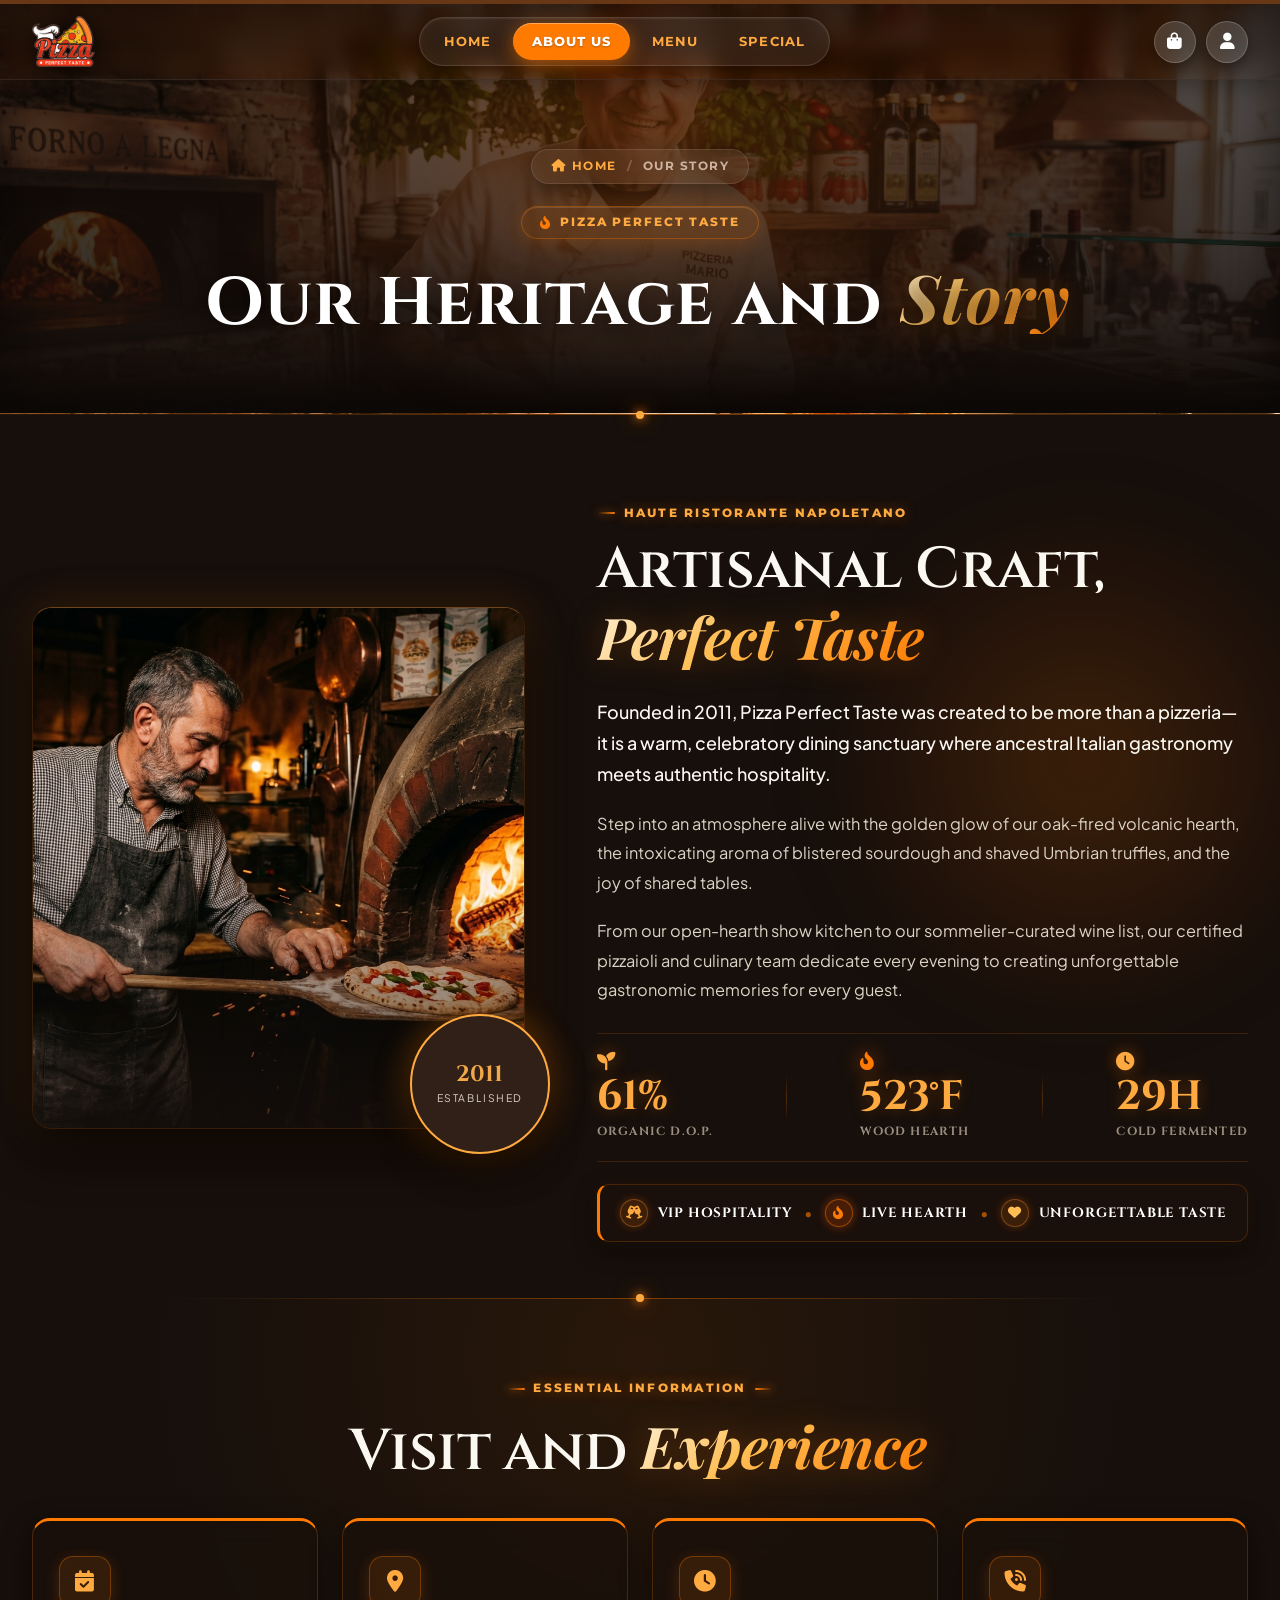
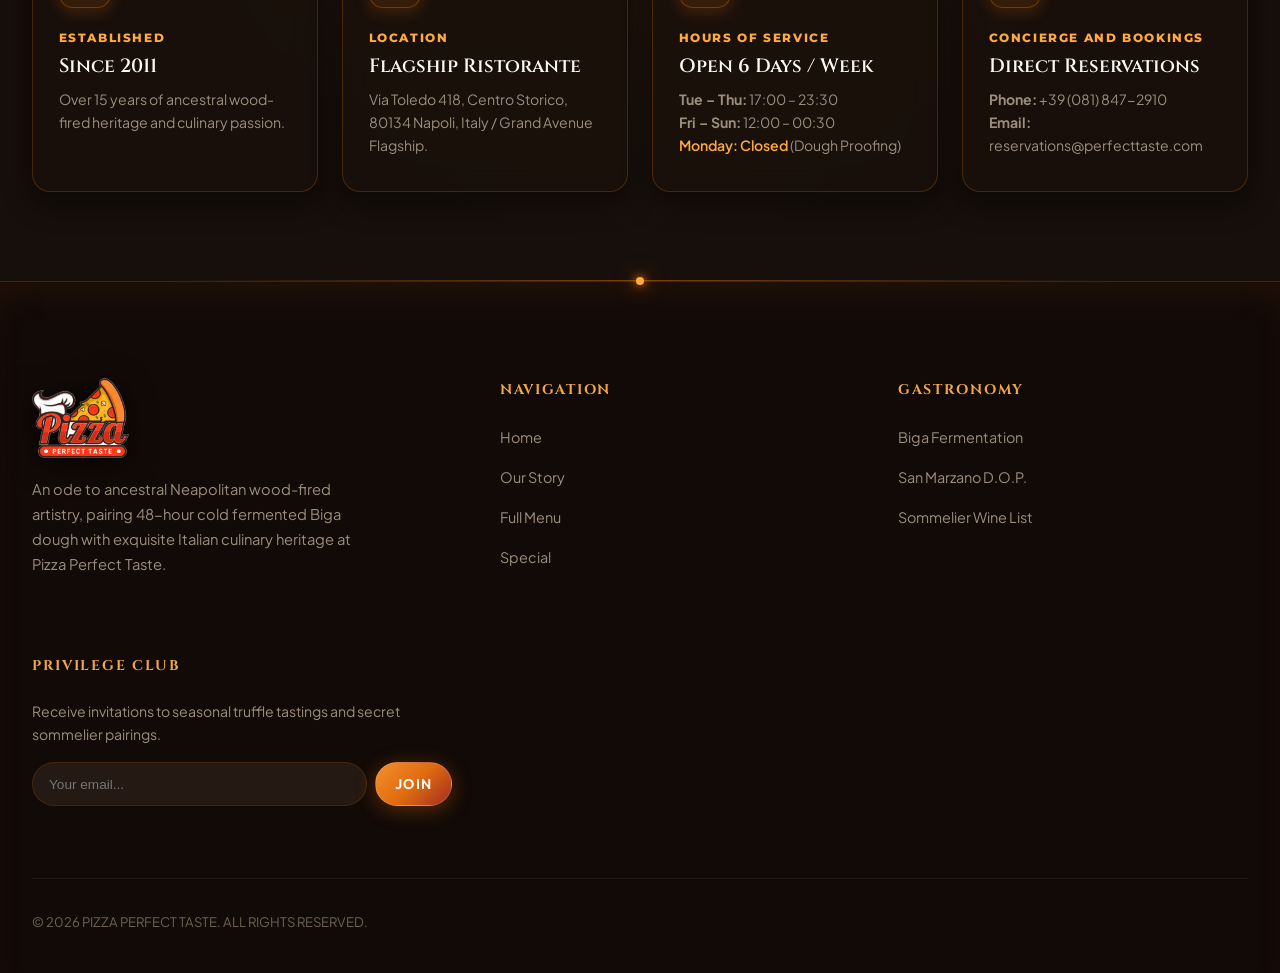
<file: about.html>
<!DOCTYPE html>
<html lang="en">

<head>
  <meta charset="UTF-8" />
  <meta name="viewport" content="width=device-width, initial-scale=1.0" />
  <title>Pizza Perfect Taste</title>
  <meta name="description"
    content="Established in 2011, Pizza Perfect Taste crafts authentic Neapolitan pizza with 48-hour cold Biga fermentation, oak wood-fired ovens blistered at 850°F, and certified D.O.P. Italian ingredients." />
  <meta name="theme-color" content="#160f0b" />

  <!-- Favicon / Navigator Window Tab Logo -->
  <link rel="icon" type="image/png" href="Assets/images/logo-perfect-taste.png?v=5" />
  <link rel="shortcut icon" href="Assets/images/logo-perfect-taste.png?v=5" />
  <link rel="apple-touch-icon" href="Assets/images/logo-perfect-taste.png?v=5" />

  <!-- Preconnect Fonts -->
  <link rel="preconnect" href="https://fonts.googleapis.com" />
  <link rel="preconnect" href="https://fonts.gstatic.com" crossorigin />
  <link rel="stylesheet"
    href="https://fonts.googleapis.com/css2?family=Cinzel:wght@400;600;700;900&family=Cormorant+Garamond:ital,wght@0,400;0,600;0,700;1,400;1,600;1,700&family=Playfair+Display:ital,wght@0,600;0,700;0,800;1,600;1,700;1,800&family=Plus+Jakarta+Sans:wght@300;400;500;600;700&family=Outfit:wght@400;500;600;700;800&family=Montserrat:wght@600;700;800;900&display=swap" />

  <!-- Font Awesome 6 Icons -->
  <link rel="stylesheet" href="https://cdnjs.cloudflare.com/ajax/libs/font-awesome/6.5.1/css/all.min.css"
    integrity="sha512-DTOQO9RWCH3ppGqcWaEA1BIZOC6xxalwEsw9c2QQeAIftl+Vegovlnee1c9QX4TctnWMn13TZye+giMm8e2LwA=="
    crossorigin="anonymous" referrerpolicy="no-referrer" />

  <!-- Stylesheets -->
  <link rel="stylesheet" href="css/style.css?v=5" />
  <link rel="stylesheet" href="css/animations.css?v=5" />
  <link rel="stylesheet" href="css/responsive.css?v=5" />
</head>

<body>

  <!-- Reusable Navigation Bar Component Mount -->
  <div id="navbar-mount" data-active="about"></div>

  <main>
    <!-- ==========================================================================
         ABOUT PAGE HERO BANNER
         ========================================================================== -->
    <section class="menu-page-hero about-page-hero">
      <div class="container text-center">
        <!-- Modern Floating Breadcrumbs -->
        <div class="menu-breadcrumb">
          <a href="index.html"><i class="fa-solid fa-house"></i> Home</a>
          <span class="menu-breadcrumb-sep">/</span>
          <span>Our Story</span>
        </div>

        <!-- Sleek Glowing Tag Badge -->
        <div>
          <div class="hero-tag-badge">
            <i class="fa-solid fa-fire-flame-curved"></i>
            <span>PIZZA PERFECT TASTE</span>
          </div>
        </div>

        <h1 class="hero-page-title">Our Heritage and <span class="gold-gradient-text">Story</span></h1>
      </div>
    </section>

    <!-- Atmospheric Glowing Section Divider -->
    <div class="section-glow-divider" aria-hidden="true"></div>

    <!-- ==========================================================================
         DETAILED STORY and CRAFTSMANSHIP (FIRST PART DATA FROM HOME)
         ========================================================================== -->
    <section class="about-section" style="padding: 5rem 0 3.5rem;">
      <div class="container">
        <div class="about-grid">
          <!-- Left Visual Frame & Established Seal -->
          <div class="about-image-column reveal-fade-left">
            <div class="about-image-wrapper">
              <img src="Assets/images/about-artisan.jpg" alt="Master Pizzaiolo crafting pizza in wood oven"
                loading="lazy" />
              <div class="about-image-overlay"></div>
            </div>
            <div class="about-floating-seal">
              <span class="seal-year">2011</span>
              <span class="seal-tag">ESTABLISHED</span>
            </div>
          </div>

          <!-- Right Content Story -->
          <div class="about-content-column reveal-fade-right">
            <span class="section-eyebrow no-after">HAUTE RISTORANTE NAPOLETANO</span>
            <h2 class="section-title">Artisanal Craft, <br /><span class="gold-gradient-text">Perfect Taste</span></h2>

            <p class="about-story-text"
              style="font-size: 1.12rem; color: #fbf8f2; font-weight: 500; line-height: 1.75;">
              Founded in 2011, Pizza Perfect Taste was created to be more than a pizzeria—it is a warm, celebratory
              dining sanctuary where ancestral Italian gastronomy meets authentic hospitality.
            </p>

            <p class="about-story-text">
              Step into an atmosphere alive with the golden glow of our oak-fired volcanic hearth, the intoxicating
              aroma of blistered sourdough and shaved Umbrian truffles, and the joy of shared tables.
            </p>

            <p class="about-story-text">
              From our open-hearth show kitchen to our sommelier-curated wine list, our certified pizzaioli and culinary
              team dedicate every evening to creating unforgettable gastronomic memories for every guest.
            </p>

            <!-- Visual Stats Row with Animated Counters -->
            <div class="about-stats-row">
              <div class="stat-col">
                <div class="stat-icon-top">
                  <i class="fa-solid fa-seedling"></i>
                </div>
                <span class="stat-number" data-count="100" data-suffix="%">100%</span>
                <span class="stat-label">Organic D.O.P.</span>
              </div>
              <div class="stat-divider" aria-hidden="true"></div>
              <div class="stat-col">
                <div class="stat-icon-top fire">
                  <i class="fa-solid fa-fire-flame-curved"></i>
                </div>
                <span class="stat-number" data-count="850" data-suffix="°F">850°F</span>
                <span class="stat-label">Wood Hearth</span>
              </div>
              <div class="stat-divider" aria-hidden="true"></div>
              <div class="stat-col">
                <div class="stat-icon-top">
                  <i class="fa-solid fa-clock"></i>
                </div>
                <span class="stat-number" data-count="48" data-suffix="H">48H</span>
                <span class="stat-label">Cold Fermented</span>
              </div>
            </div>

            <!-- Icon Mantra Strip (Visual & Punchy) -->
            <div class="mantra-icon-strip">
              <div class="mantra-icon-item">
                <div class="mantra-item-icon"><i class="fa-solid fa-champagne-glasses"></i></div>
                <span>VIP Hospitality</span>
              </div>
              <span class="mantra-item-divider">•</span>
              <div class="mantra-icon-item">
                <div class="mantra-item-icon fire"><i class="fa-solid fa-fire-flame-curved"></i></div>
                <span>Live Hearth</span>
              </div>
              <span class="mantra-item-divider">•</span>
              <div class="mantra-icon-item">
                <div class="mantra-item-icon pizza"><i class="fa-solid fa-heart"></i></div>
                <span>Unforgettable Taste</span>
              </div>
            </div>
          </div>
        </div>
      </div>
    </section>

    <!-- Atmospheric Glowing Section Divider -->
    <div class="section-glow-divider" aria-hidden="true"></div>

    <!-- ==========================================================================
         ESSENTIAL RESTAURANT INFORMATION (EYE-FRIENDLY INFO HUB)
         ========================================================================== -->
    <section class="about-info-section">
      <div class="container">
        <div class="text-center">
          <span class="section-eyebrow">ESSENTIAL INFORMATION</span>
          <h2 class="section-title">Visit and <span class="gold-gradient-text">Experience</span></h2>
        </div>

        <div class="about-info-grid">
          <!-- Card 1: Established Date -->
          <div class="about-info-card">
            <div class="info-card-icon-wrap">
              <i class="fa-solid fa-calendar-check"></i>
            </div>
            <span class="info-card-label">ESTABLISHED</span>
            <h3 class="info-card-title">Since 2011</h3>
            <p class="info-card-desc">Over 15 years of ancestral wood-fired heritage and culinary passion.</p>
          </div>

          <!-- Card 2: Location -->
          <div class="about-info-card">
            <div class="info-card-icon-wrap">
              <i class="fa-solid fa-location-dot"></i>
            </div>
            <span class="info-card-label">LOCATION</span>
            <h3 class="info-card-title">Flagship Ristorante</h3>
            <p class="info-card-desc">Via Toledo 418, Centro Storico, 80134 Napoli, Italy / Grand Avenue Flagship.</p>
          </div>

          <!-- Card 3: Hours of Work -->
          <div class="about-info-card">
            <div class="info-card-icon-wrap">
              <i class="fa-solid fa-clock"></i>
            </div>
            <span class="info-card-label">HOURS OF SERVICE</span>
            <h3 class="info-card-title">Open 6 Days / Week</h3>
            <p class="info-card-desc">
              <strong>Tue – Thu:</strong> 17:00 – 23:30<br />
              <strong>Fri – Sun:</strong> 12:00 – 00:30<br />
              <span style="color: #ffaa40; font-weight: 600;">Monday: Closed</span> (Dough Proofing)
            </p>
          </div>

          <!-- Card 4: Reservations & Inquiries -->
          <div class="about-info-card">
            <div class="info-card-icon-wrap">
              <i class="fa-solid fa-phone-volume"></i>
            </div>
            <span class="info-card-label">CONCIERGE and BOOKINGS</span>
            <h3 class="info-card-title">Direct Reservations</h3>
            <p class="info-card-desc">
              <strong>Phone:</strong> +39 (081) 847-2910<br />
              <strong>Email:</strong> reservations@perfecttaste.com
            </p>
          </div>
        </div>
      </div>
    </section>
  </main>

  <!-- Atmospheric Glowing Section Divider -->
  <div class="section-glow-divider" aria-hidden="true"></div>

  <!-- ==========================================================================
       FOOTER
       ========================================================================== -->
  <footer class="luxury-footer" id="footer">
    <div class="container">
      <div class="footer-grid">
        <!-- Brand Column -->
        <div class="footer-brand">
          <a href="index.html" class="brand-logo" aria-label="Pizza Perfect Taste Home">
            <img src="Assets/images/logo-perfect-taste.png" alt="Pizza Perfect Taste Logo"
              class="footer-brand-logo-img" />
          </a>
          <p>
            An ode to ancestral Neapolitan wood-fired artistry, pairing 48-hour cold fermented Biga dough with exquisite
            Italian culinary heritage at Pizza Perfect Taste.
          </p>
        </div>

        <!-- Quick Links -->
        <div>
          <h4 class="footer-heading">Navigation</h4>
          <ul class="footer-nav-list">
            <li><a href="index.html">Home</a></li>
            <li><a href="about.html">Our Story</a></li>
            <li><a href="menu.html">Full Menu</a></li>
            <li><a href="offers.html">Special</a></li>
          </ul>
        </div>

        <!-- Gastronomy and Dietary -->
        <div>
          <h4 class="footer-heading">Gastronomy</h4>
          <ul class="footer-nav-list">
            <li><a href="about.html">Biga Fermentation</a></li>
            <li><a href="menu.html">San Marzano D.O.P.</a></li>
            <li><a href="menu.html">Sommelier Wine List</a></li>
          </ul>
        </div>

        <!-- Privilege Club -->
        <div>
          <h4 class="footer-heading">Privilege Club</h4>
          <p style="font-size: 0.88rem; color: var(--text-muted); margin-bottom: 0.8rem;">
            Receive invitations to seasonal truffle tastings and secret sommelier pairings.
          </p>
          <form id="newsletter-form" class="newsletter-form">
            <input type="email" class="newsletter-input" placeholder="Your email..." required />
            <button type="submit" class="btn btn-primary btn-sm" style="padding: 0.75rem 1.2rem;">JOIN</button>
          </form>
        </div>
      </div>

      <!-- Legal and Copyright -->
      <div class="footer-bottom">
        <span>© 2026 PIZZA PERFECT TASTE. ALL RIGHTS RESERVED.</span>
      </div>
    </div>
  </footer>

  <!-- Cart Slide-Over Drawer -->
  <div class="cart-drawer-overlay" id="cart-overlay"></div>
  <aside class="cart-drawer" id="cart-drawer" aria-label="Shopping Cart">
    <div class="cart-header">
      <h3>Your Artisanal Order</h3>
      <button class="cart-close-btn" id="cart-close-btn" aria-label="Close Cart"><i
          class="fa-solid fa-xmark"></i></button>
    </div>
    <div class="cart-items-body" id="cart-items-body"></div>
    <div class="cart-footer">
      <div class="cart-total-row">
        <span>Subtotal</span>
        <span id="cart-subtotal">$0.00</span>
      </div>
      <button class="btn btn-primary" id="cart-checkout-btn" style="width: 100%;">
        <span>PROCEED TO CHECKOUT</span>
      </button>
    </div>
  </aside>

  <!-- Floating Back to Top Button -->
  <button class="btn-back-to-top" id="btn-back-to-top" aria-label="Back to Top" title="Back to Top">
    <i class="fa-solid fa-arrow-up"></i>
  </button>

  <!-- Live Toast Container -->
  <div class="toast-container" id="toast-container"></div>

  <!-- VIP Member Login Modal -->
  <div class="modal-backdrop" id="login-modal-backdrop" aria-hidden="true"></div>
  <div class="luxury-modal" id="login-modal" role="dialog" aria-modal="true" aria-labelledby="login-modal-title"
    aria-hidden="true">
    <button class="modal-close-btn" id="login-modal-close" aria-label="Close Login Modal">
      <i class="fa-solid fa-xmark"></i>
    </button>
    <div style="text-align: center;">
      <div class="modal-header-badge">
        <i class="fa-solid fa-crown"></i>
        <span>Privilege Club</span>
      </div>
      <h3 class="modal-title" id="login-modal-title">VIP Access</h3>
      <p class="modal-subtitle">Sign in to unlock private tastings and chef tables</p>
    </div>
    <form class="modal-form" id="vip-login-form">
      <div class="modal-input-group">
        <label class="modal-input-label" for="login-email">Email or Membership ID</label>
        <div class="modal-input-wrap">
          <input type="text" class="modal-input" id="login-email" placeholder="vip@perfecttaste.com" required
            autocomplete="username" />
          <i class="fa-solid fa-envelope modal-input-icon"></i>
        </div>
      </div>
      <div class="modal-input-group">
        <label class="modal-input-label" for="login-password">Password</label>
        <div class="modal-input-wrap">
          <input type="password" class="modal-input" id="login-password" placeholder="••••••••••••" required
            autocomplete="current-password" />
          <i class="fa-solid fa-lock modal-input-icon"></i>
          <button type="button" class="modal-pw-toggle" id="login-pw-toggle" aria-label="Toggle password visibility">
            <i class="fa-solid fa-eye" id="login-pw-icon"></i>
          </button>
        </div>
      </div>
      <div class="modal-options-row">
        <label class="modal-remember-wrap">
          <input type="checkbox" id="login-remember" checked />
          <span>Remember me</span>
        </label>
        <a href="#" class="modal-forgot-link" id="login-forgot-link">Forgot password?</a>
      </div>
      <button type="submit" class="btn-modal-submit">
        <span>ENTER PRIVILEGE CLUB</span>
        <i class="fa-solid fa-arrow-right"></i>
      </button>
    </form>
    <div class="modal-footer-note">
      <span>Not a member yet?</span>
      <a href="index.html#newsletter-section" id="login-join-link">Join Privilege Club</a>
    </div>
  </div>

  <!-- Components & Scripts -->
  <script src="js/components/navbar.js?v=5"></script>
  <script src="js/components/hero.js?v=5"></script>
  <script src="js/components.js?v=5"></script>
  <script src="js/menu-data.js?v=5"></script>
  <script src="js/animations.js?v=5"></script>
  <script src="js/main.js?v=5"></script>
</body>

</html>
</file>
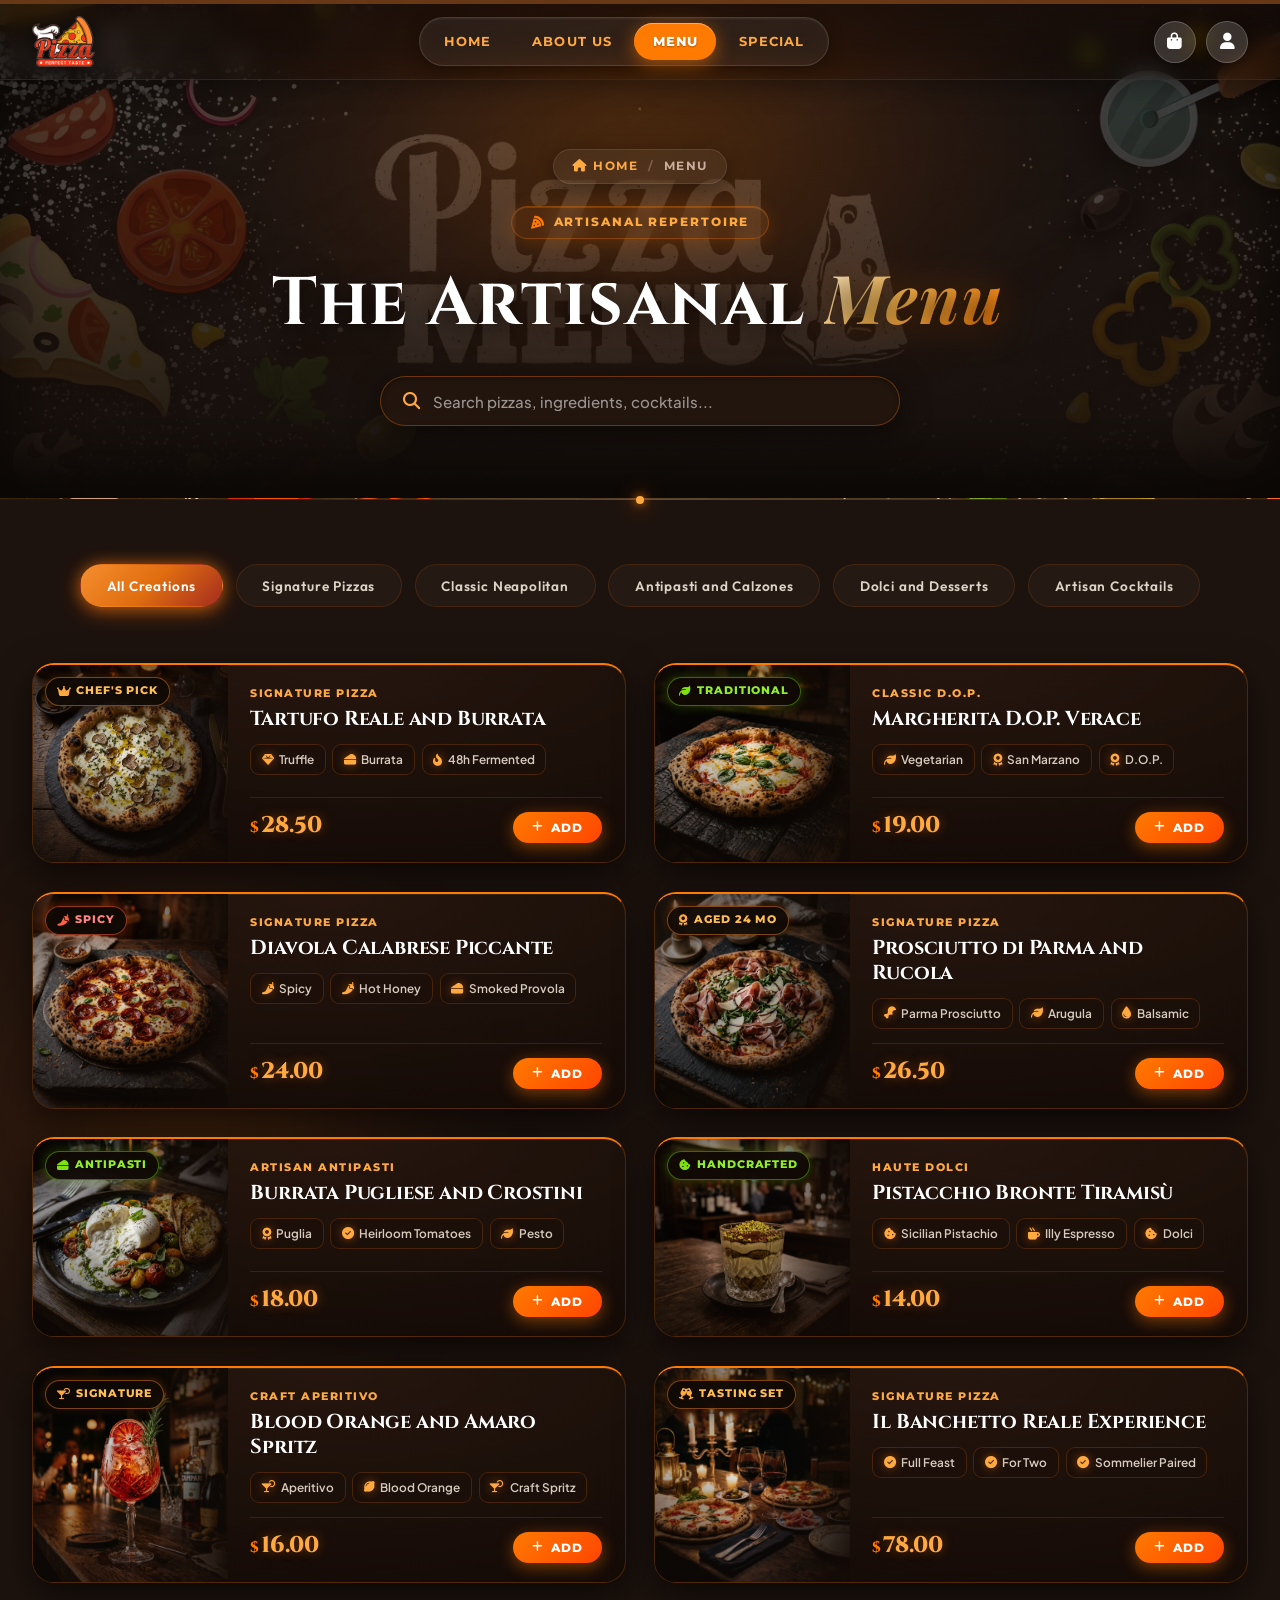
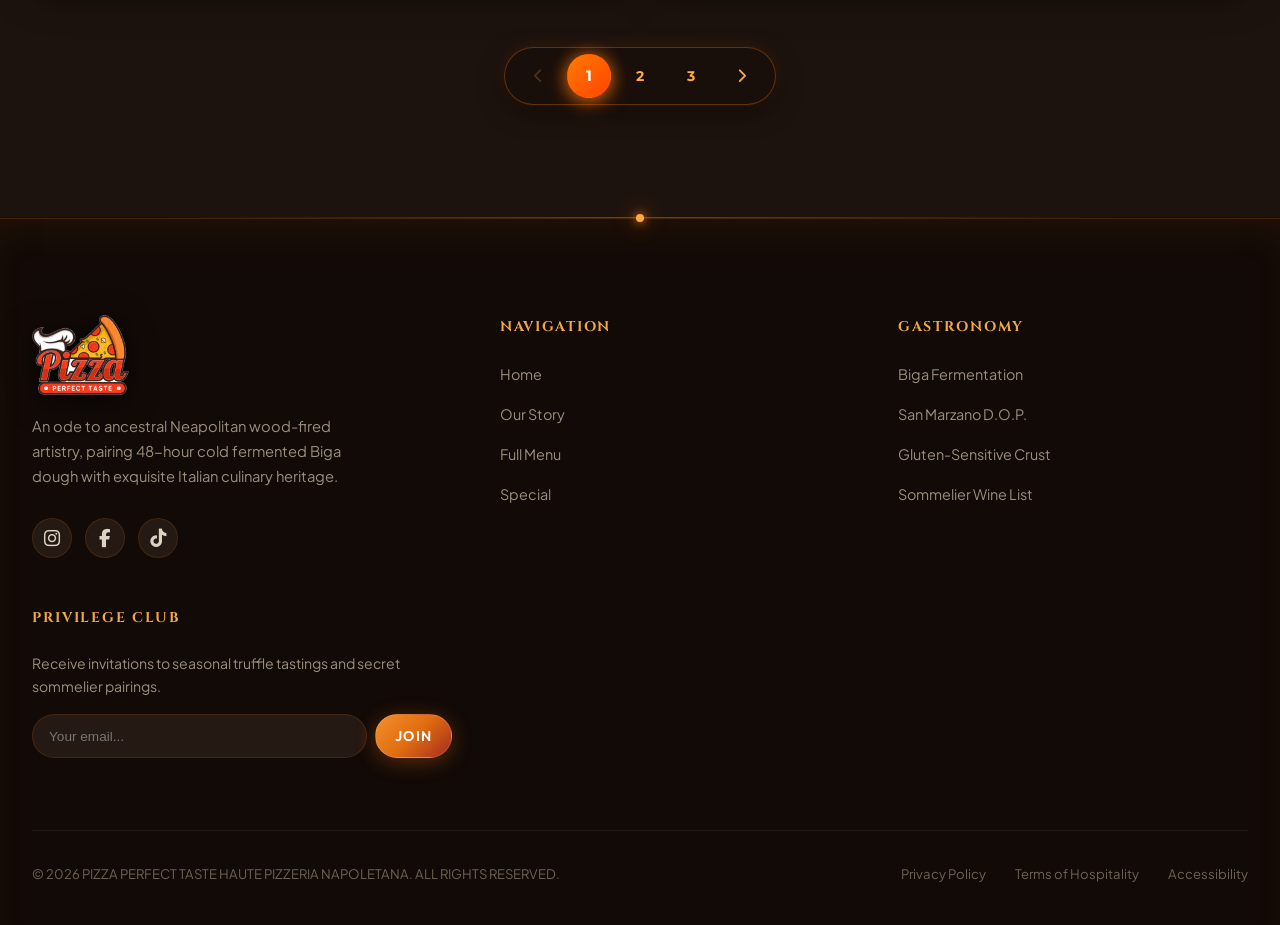
<file: menu.html>
<!DOCTYPE html>
<html lang="en">

<head>
  <meta charset="UTF-8" />
  <meta name="viewport" content="width=device-width, initial-scale=1.0" />
  <title>Pizza Perfect Taste</title>
  <meta name="description"
    content="Explore the complete culinary repertoire of Pizza Perfect Taste: artisanal Neapolitan pizzas, Antipasti Pugliesi, handcrafted Dolci, and signature craft cocktails." />
  <meta name="theme-color" content="#160f0b" />

  <!-- Favicon / Navigator Window Tab Logo -->
  <link rel="icon" type="image/png" href="Assets/images/logo-perfect-taste.png?v=5" />
  <link rel="shortcut icon" href="Assets/images/logo-perfect-taste.png?v=5" />
  <link rel="apple-touch-icon" href="Assets/images/logo-perfect-taste.png?v=5" />

  <!-- Preconnect Fonts -->
  <link rel="preconnect" href="https://fonts.googleapis.com" />
  <link rel="preconnect" href="https://fonts.gstatic.com" crossorigin />
  <link rel="stylesheet"
    href="https://fonts.googleapis.com/css2?family=Cinzel:wght@400;600;700;900&family=Cormorant+Garamond:ital,wght@0,400;0,600;0,700;1,400;1,600;1,700&family=Playfair+Display:ital,wght@0,600;0,700;0,800;1,600;1,700;1,800&family=Plus+Jakarta+Sans:wght@300;400;500;600;700&family=Outfit:wght@400;500;600;700;800&family=Montserrat:wght@600;700;800;900&display=swap" />

  <!-- Font Awesome 6 Icons -->
  <link rel="stylesheet" href="https://cdnjs.cloudflare.com/ajax/libs/font-awesome/6.5.1/css/all.min.css"
    integrity="sha512-DTOQO9RWCH3ppGqcWaEA1BIZOC6xxalwEsw9c2QQeAIftl+Vegovlnee1c9QX4TctnWMn13TZye+giMm8e2LwA=="
    crossorigin="anonymous" referrerpolicy="no-referrer" />

  <!-- Stylesheets -->
  <link rel="stylesheet" href="css/style.css?v=5" />
  <link rel="stylesheet" href="css/animations.css?v=5" />
  <link rel="stylesheet" href="css/responsive.css?v=5" />
</head>

<body>

  <!-- Reusable Navigation Bar Component Mount -->
  <div id="navbar-mount" data-active="menu"></div>

  <main>
    <!-- ==========================================================================
         MENU PAGE HERO BANNER WITH SEARCH
         ========================================================================== -->
    <section class="menu-page-hero menu-page-hero-bg">
      <div class="container text-center">
        <!-- Modern Floating Breadcrumbs -->
        <div class="menu-breadcrumb">
          <a href="index.html"><i class="fa-solid fa-house"></i> Home</a>
          <span class="menu-breadcrumb-sep">/</span>
          <span>Menu</span>
        </div>

        <!-- Sleek Glowing Tag Badge -->
        <div>
          <div class="hero-tag-badge">
            <i class="fa-solid fa-pizza-slice"></i>
            <span>ARTISANAL REPERTOIRE</span>
          </div>
        </div>

        <h1 class="hero-page-title">The Artisanal <span class="gold-gradient-text">Menu</span></h1>

        <!-- Interactive Live Search Bar -->
        <div class="menu-page-search-container">
          <div class="menu-page-search-bar">
            <i class="fa-solid fa-magnifying-glass menu-page-search-icon"></i>
            <input type="text" id="menu-search-input" class="menu-page-search-input"
              placeholder="Search pizzas, ingredients, cocktails..." aria-label="Search Menu Dishes"
              autocomplete="off" />
            <button class="menu-page-search-clear" id="menu-search-clear" aria-label="Clear Search">
              <i class="fa-solid fa-xmark"></i>
            </button>
          </div>
        </div>
      </div>
    </section>

    <!-- Atmospheric Glowing Section Divider -->
    <div class="section-glow-divider" aria-hidden="true"></div>

    <!-- ==========================================================================
         FULL MENU CATALOGUE
         ========================================================================== -->
    <section class="menu-section" style="padding-top: 4rem; padding-bottom: 7rem;" id="menu-catalogue">
      <div class="container">
        <!-- Category Nav Pills -->
        <div class="menu-category-nav" style="margin-top: 0; margin-bottom: 3.5rem;">
          <button class="menu-cat-btn active" data-category="all">All Creations</button>
          <button class="menu-cat-btn" data-category="signature">Signature Pizzas</button>
          <button class="menu-cat-btn" data-category="classic">Classic Neapolitan</button>
          <button class="menu-cat-btn" data-category="antipasti">Antipasti and Calzones</button>
          <button class="menu-cat-btn" data-category="dolci">Dolci and Desserts</button>
          <button class="menu-cat-btn" data-category="drinks">Artisan Cocktails</button>
        </div>

        <!-- Full Menu Cards Grid -->
        <div class="menu-grid" id="menu-grid">
          <!-- Populated dynamically with all items by menu-data.js -->
        </div>

        <!-- Menu Interactive Pagination Navigation -->
        <div class="menu-pagination-container" id="menu-pagination-container">
          <nav class="menu-pagination" id="menu-pagination" aria-label="Menu Pagination Navigation">
            <!-- Populated dynamically by menu-data.js -->
          </nav>
        </div>
      </div>
    </section>
  </main>

  <!-- Atmospheric Glowing Section Divider -->
  <div class="section-glow-divider" aria-hidden="true"></div>

  <!-- ==========================================================================
       FOOTER
       ========================================================================== -->
  <footer class="luxury-footer" id="footer">
    <div class="container">
      <div class="footer-grid">
        <!-- Brand Column -->
        <div class="footer-brand">
          <a href="index.html" class="brand-logo" aria-label="Pizza Perfect Taste Home">
            <img src="Assets/images/logo-perfect-taste.png" alt="Pizza Perfect Taste Logo"
              class="footer-brand-logo-img" />
          </a>
          <p>
            An ode to ancestral Neapolitan wood-fired artistry, pairing 48-hour cold fermented Biga dough with exquisite
            Italian culinary heritage.
          </p>
          <div class="footer-social-links">
            <a href="https://instagram.com" target="_blank" rel="noopener noreferrer" class="social-btn"
              aria-label="Instagram">
              <i class="fa-brands fa-instagram"></i>
            </a>
            <a href="https://facebook.com" target="_blank" rel="noopener noreferrer" class="social-btn"
              aria-label="Facebook">
              <i class="fa-brands fa-facebook-f"></i>
            </a>
            <a href="https://tiktok.com" target="_blank" rel="noopener noreferrer" class="social-btn"
              aria-label="TikTok">
              <i class="fa-brands fa-tiktok"></i>
            </a>
          </div>
        </div>

        <!-- Quick Links -->
        <div>
          <h4 class="footer-heading">Navigation</h4>
          <ul class="footer-nav-list">
            <li><a href="index.html">Home</a></li>
            <li><a href="about.html">Our Story</a></li>
            <li><a href="menu.html">Full Menu</a></li>
            <li><a href="offers.html">Special</a></li>
          </ul>
        </div>

        <!-- Gastronomy and Dietary -->
        <div>
          <h4 class="footer-heading">Gastronomy</h4>
          <ul class="footer-nav-list">
            <li><a href="#">Biga Fermentation</a></li>
            <li><a href="#">San Marzano D.O.P.</a></li>
            <li><a href="#">Gluten-Sensitive Crust</a></li>
            <li><a href="#">Sommelier Wine List</a></li>
          </ul>
        </div>

        <!-- Privilege Club -->
        <div>
          <h4 class="footer-heading">Privilege Club</h4>
          <p style="font-size: 0.88rem; color: var(--text-muted); margin-bottom: 0.8rem;">
            Receive invitations to seasonal truffle tastings and secret sommelier pairings.
          </p>
          <form id="newsletter-form" class="newsletter-form">
            <input type="email" class="newsletter-input" placeholder="Your email..." required />
            <button type="submit" class="btn btn-primary btn-sm" style="padding: 0.75rem 1.2rem;">JOIN</button>
          </form>
        </div>
      </div>

      <!-- Legal and Copyright -->
      <div class="footer-bottom">
        <span>© 2026 PIZZA PERFECT TASTE HAUTE PIZZERIA NAPOLETANA. ALL RIGHTS RESERVED.</span>
        <div class="footer-legal-links">
          <a href="#">Privacy Policy</a>
          <a href="#">Terms of Hospitality</a>
          <a href="#">Accessibility</a>
        </div>
      </div>
    </div>
  </footer>

  <!-- ==========================================================================
       CART SLIDE-OVER DRAWER and NOTIFICATION SYSTEM
       ========================================================================== -->
  <div class="cart-drawer-overlay" id="cart-overlay"></div>
  <aside class="cart-drawer" id="cart-drawer" aria-label="Shopping Cart">
    <div class="cart-header">
      <h3>Your Artisanal Order</h3>
      <button class="cart-close-btn" id="cart-close-btn" aria-label="Close Cart"><i
          class="fa-solid fa-xmark"></i></button>
    </div>
    <div class="cart-items-body" id="cart-items-body">
      <!-- Injected by menu-data.js -->
    </div>
    <div class="cart-footer">
      <div class="cart-total-row">
        <span>Subtotal</span>
        <span id="cart-subtotal">$0.00</span>
      </div>
      <button class="btn btn-primary" id="cart-checkout-btn" style="width: 100%;">
        <span>PROCEED TO CHECKOUT</span>
      </button>
    </div>
  </aside>

  <!-- Floating Back to Top Button with Warm Orange Hearth Glow -->
  <button class="btn-back-to-top" id="btn-back-to-top" aria-label="Back to Top" title="Back to Top">
    <i class="fa-solid fa-arrow-up"></i>
  </button>

  <!-- Live Toast Container -->
  <div class="toast-container" id="toast-container"></div>

  <!-- VIP Member Login Modal -->
  <div class="modal-backdrop" id="login-modal-backdrop" aria-hidden="true"></div>
  <div class="luxury-modal" id="login-modal" role="dialog" aria-modal="true" aria-labelledby="login-modal-title"
    aria-hidden="true">
    <button class="modal-close-btn" id="login-modal-close" aria-label="Close Login Modal">
      <i class="fa-solid fa-xmark"></i>
    </button>
    <div style="text-align: center;">
      <div class="modal-header-badge">
        <i class="fa-solid fa-crown"></i>
        <span>Privilege Club</span>
      </div>
      <h3 class="modal-title" id="login-modal-title">VIP Access</h3>
      <p class="modal-subtitle">Sign in to unlock private tastings and chef tables</p>
    </div>
    <form class="modal-form" id="vip-login-form">
      <div class="modal-input-group">
        <label class="modal-input-label" for="login-email">Email or Membership ID</label>
        <div class="modal-input-wrap">
          <input type="text" class="modal-input" id="login-email" placeholder="vip@perfecttaste.com" required
            autocomplete="username" />
          <i class="fa-solid fa-envelope modal-input-icon"></i>
        </div>
      </div>
      <div class="modal-input-group">
        <label class="modal-input-label" for="login-password">Password</label>
        <div class="modal-input-wrap">
          <input type="password" class="modal-input" id="login-password" placeholder="••••••••••••" required
            autocomplete="current-password" />
          <i class="fa-solid fa-lock modal-input-icon"></i>
          <button type="button" class="modal-pw-toggle" id="login-pw-toggle" aria-label="Toggle password visibility">
            <i class="fa-solid fa-eye" id="login-pw-icon"></i>
          </button>
        </div>
      </div>
      <div class="modal-options-row">
        <label class="modal-remember-wrap">
          <input type="checkbox" id="login-remember" checked />
          <span>Remember me</span>
        </label>
        <a href="#" class="modal-forgot-link" id="login-forgot-link">Forgot password?</a>
      </div>
      <button type="submit" class="btn-modal-submit">
        <span>ENTER PRIVILEGE CLUB</span>
        <i class="fa-solid fa-arrow-right"></i>
      </button>
    </form>
    <div class="modal-footer-note">
      <span>Not a member yet?</span>
      <a href="index.html#newsletter-section" id="login-join-link">Join Privilege Club</a>
    </div>
  </div>

  <!-- Components & Scripts -->
  <script src="js/components/navbar.js?v=5"></script>
  <script src="js/components/hero.js?v=5"></script>
  <script src="js/components.js?v=5"></script>
  <script src="js/menu-data.js?v=5"></script>
  <script src="js/animations.js?v=5"></script>
  <script src="js/main.js?v=5"></script>
</body>

</html>
</file>
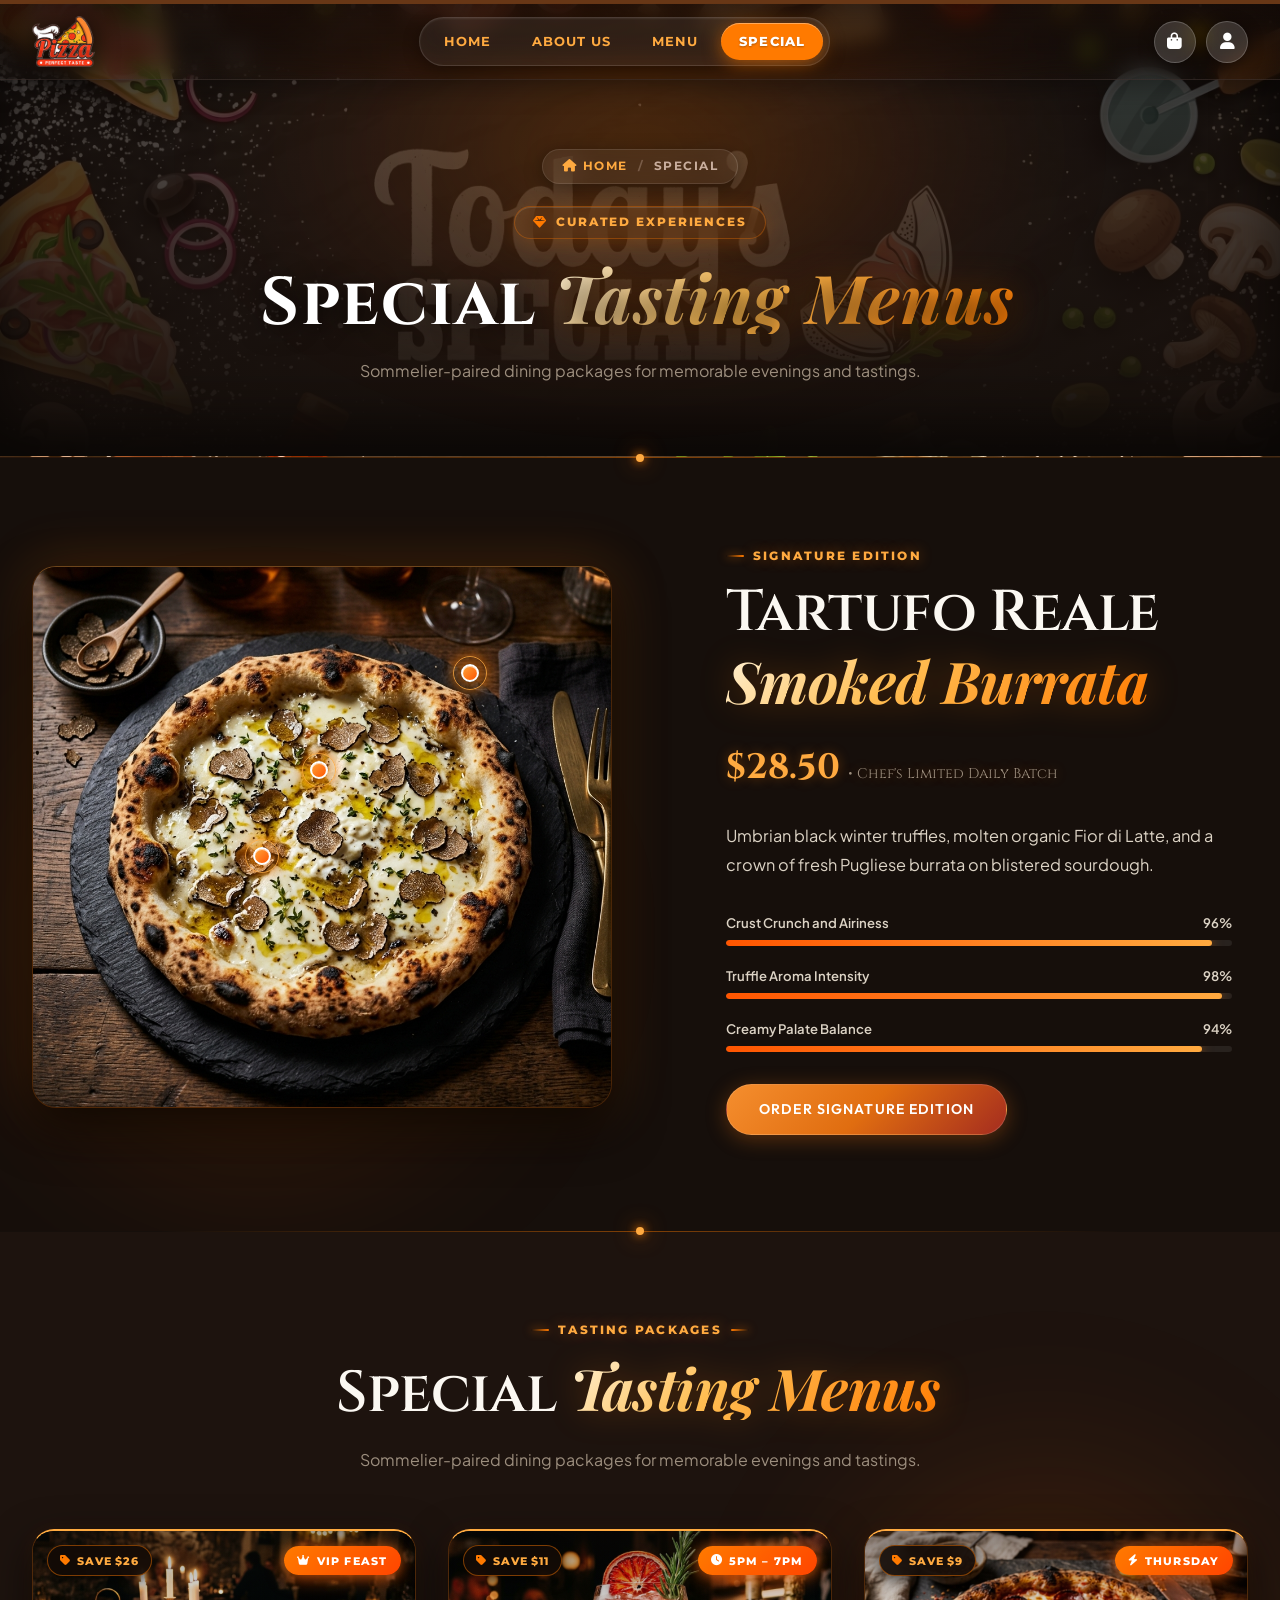
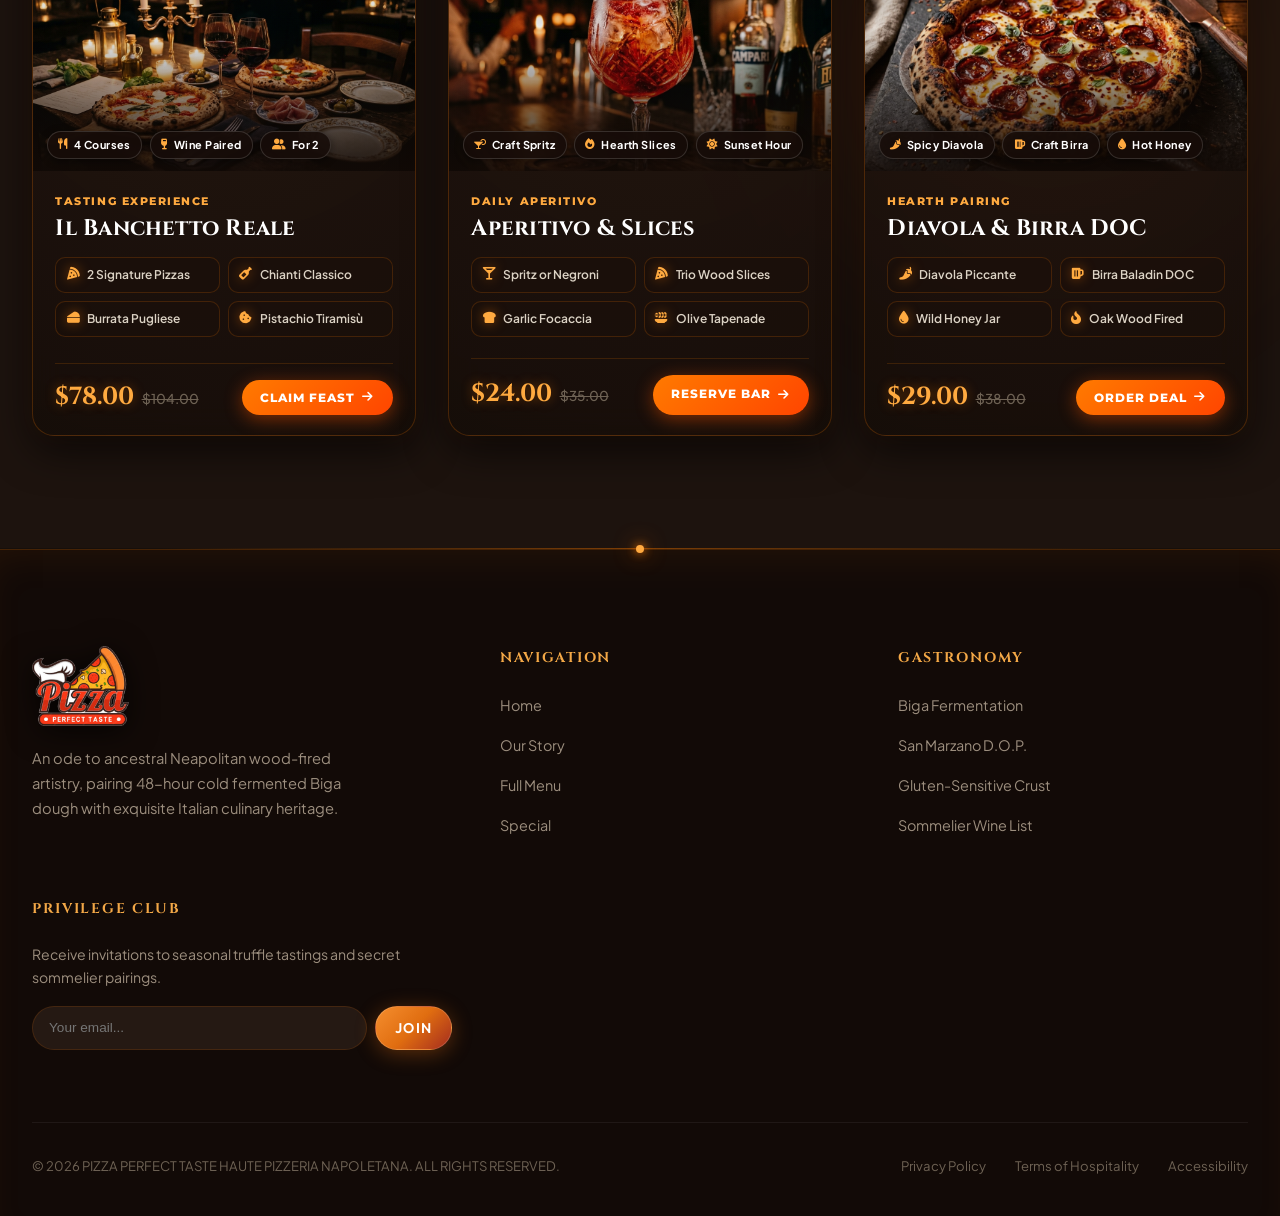
<file: offers.html>
<!DOCTYPE html>
<html lang="en">

<head>
  <meta charset="UTF-8" />
  <meta name="viewport" content="width=device-width, initial-scale=1.0" />
  <title>Pizza Perfect Taste</title>
  <meta name="description"
    content="Discover exclusive sommelier paired pizza tasting packages, date night feasts, and seasonal truffle specials at Pizza Perfect Taste." />
  <meta name="theme-color" content="#160f0b" />

  <!-- Favicon / Navigator Window Tab Logo -->
  <link rel="icon" type="image/png" href="Assets/images/logo-perfect-taste.png?v=5" />
  <link rel="shortcut icon" href="Assets/images/logo-perfect-taste.png?v=5" />
  <link rel="apple-touch-icon" href="Assets/images/logo-perfect-taste.png?v=5" />

  <!-- Preconnect Fonts -->
  <link rel="preconnect" href="https://fonts.googleapis.com" />
  <link rel="preconnect" href="https://fonts.gstatic.com" crossorigin />
  <link rel="stylesheet"
    href="https://fonts.googleapis.com/css2?family=Cinzel:wght@400;600;700;900&family=Cormorant+Garamond:ital,wght@0,400;0,600;0,700;1,400;1,600;1,700&family=Playfair+Display:ital,wght@0,600;0,700;0,800;1,600;1,700;1,800&family=Plus+Jakarta+Sans:wght@300;400;500;600;700&family=Outfit:wght@400;500;600;700;800&family=Montserrat:wght@600;700;800;900&display=swap" />

  <!-- Font Awesome 6 Icons -->
  <link rel="stylesheet" href="https://cdnjs.cloudflare.com/ajax/libs/font-awesome/6.5.1/css/all.min.css"
    integrity="sha512-DTOQO9RWCH3ppGqcWaEA1BIZOC6xxalwEsw9c2QQeAIftl+Vegovlnee1c9QX4TctnWMn13TZye+giMm8e2LwA=="
    crossorigin="anonymous" referrerpolicy="no-referrer" />

  <!-- Stylesheets -->
  <link rel="stylesheet" href="css/style.css?v=5" />
  <link rel="stylesheet" href="css/animations.css?v=5" />
  <link rel="stylesheet" href="css/responsive.css?v=5" />
</head>

<body>

  <!-- Reusable Navigation Bar Component Mount -->
  <div id="navbar-mount" data-active="offers"></div>

  <main>
    <!-- ==========================================================================
         OFFERS PAGE HERO BANNER
         ========================================================================== -->
    <section class="menu-page-hero offers-page-hero">
      <div class="container text-center">
        <!-- Modern Floating Breadcrumbs -->
        <div class="menu-breadcrumb">
          <a href="index.html"><i class="fa-solid fa-house"></i> Home</a>
          <span class="menu-breadcrumb-sep">/</span>
          <span>Special</span>
        </div>

        <!-- Sleek Glowing Tag Badge -->
        <div>
          <div class="hero-tag-badge">
            <i class="fa-solid fa-gem"></i>
            <span>CURATED EXPERIENCES</span>
          </div>
        </div>

        <h1 class="hero-page-title">Special <span class="gold-gradient-text">Tasting Menus</span></h1>
        <p class="section-subtitle" style="margin-top: 1rem; max-width: 620px; margin-left: auto; margin-right: auto;">
          Sommelier-paired dining packages for memorable evenings and tastings.
        </p>
      </div>
    </section>

    <!-- Atmospheric Glowing Section Divider -->
    <div class="section-glow-divider" aria-hidden="true"></div>

    <!-- ==========================================================================
         SIGNATURE PIZZA SPOTLIGHT (FEATURED FIRST)
         ========================================================================== -->
    <section class="signature-section" id="signature" style="padding-top: 5rem; padding-bottom: 6rem;">
      <div class="container">
        <div class="signature-container">
          <!-- Left: 3D Visual with Interactive Hotspots -->
          <div class="signature-visual reveal-scale-up">
            <div class="signature-image-frame">
              <img src="Assets/images/pizza-tartufo.jpg" alt="Tartufo Reale Signature Pizza" loading="lazy" />

              <!-- Hotspots -->
              <div class="ingredient-hotspots">
                <!-- Truffle Hotspot -->
                <div class="hotspot" style="top: 36%; left: 48%;">
                  <div class="hotspot-dot"></div>
                  <div class="hotspot-tooltip">
                    <strong>Black Winter Truffle</strong>
                    <span>Umbrian carpaccio shavings</span>
                  </div>
                </div>
                <!-- Burrata Hotspot -->
                <div class="hotspot" style="top: 52%; left: 38%;">
                  <div class="hotspot-dot"></div>
                  <div class="hotspot-tooltip">
                    <strong>Pugliese Burrata</strong>
                    <span>Stracciatella core</span>
                  </div>
                </div>
                <!-- Crust Hotspot -->
                <div class="hotspot" style="top: 18%; left: 74%;">
                  <div class="hotspot-dot"></div>
                  <div class="hotspot-tooltip">
                    <strong>Airy Cornicione</strong>
                    <span>48h fermented crust</span>
                  </div>
                </div>
              </div>
            </div>
          </div>

          <!-- Right: Signature Details -->
          <div class="signature-details reveal-fade-right">
            <span class="section-eyebrow no-after">SIGNATURE EDITION</span>
            <h2 class="section-title">Tartufo Reale <br /><span class="gold-gradient-text">Smoked Burrata</span></h2>

            <div class="signature-price-tag">
              <span>$28.50</span>
              <small>• Chef's Limited Daily Batch</small>
            </div>

            <p class="about-story-text">
              Umbrian black winter truffles, molten organic Fior di Latte, and a crown of fresh Pugliese burrata on
              blistered sourdough.
            </p>

            <!-- Sensory Flavor Profile -->
            <div class="flavor-profile-bar-group">
              <div class="profile-bar-item">
                <div class="profile-bar-labels">
                  <span>Crust Crunch and Airiness</span>
                  <span>96%</span>
                </div>
                <div class="profile-progress-track">
                  <div class="profile-progress-fill" data-fill="96%" style="width: 0%;"></div>
                </div>
              </div>

              <div class="profile-bar-item">
                <div class="profile-bar-labels">
                  <span>Truffle Aroma Intensity</span>
                  <span>98%</span>
                </div>
                <div class="profile-progress-track">
                  <div class="profile-progress-fill" data-fill="98%" style="width: 0%;"></div>
                </div>
              </div>

              <div class="profile-bar-item">
                <div class="profile-bar-labels">
                  <span>Creamy Palate Balance</span>
                  <span>94%</span>
                </div>
                <div class="profile-progress-track">
                  <div class="profile-progress-fill" data-fill="94%" style="width: 0%;"></div>
                </div>
              </div>
            </div>

            <div style="margin-top: 2rem;">
              <button class="btn btn-primary btn-glow" data-direct-add="pizza-tartufo">
                <span>ORDER SIGNATURE EDITION</span>
              </button>
            </div>
          </div>
        </div>
      </div>
    </section>

    <!-- Atmospheric Glowing Section Divider -->
    <div class="section-glow-divider" aria-hidden="true"></div>

    <!-- ==========================================================================
         SPECIAL OFFERS and TASTING EXPERIENCES
         ========================================================================== -->
    <section class="offers-section" id="offers" style="padding-top: 5rem; padding-bottom: 7rem;">
      <div class="container">
        <div class="text-center reveal-on-scroll" style="margin-bottom: 3.5rem;">
          <span class="section-eyebrow">TASTING PACKAGES</span>
          <h2 class="section-title">Special <span class="gold-gradient-text">Tasting Menus</span></h2>
          <p class="section-subtitle">
            Sommelier-paired dining packages for memorable evenings and tastings.
          </p>
        </div>

        <div class="offers-grid" style="margin-top: 0;">
          <!-- Offer 1: Il Banchetto Reale -->
          <article class="offer-card reveal-on-scroll delay-1">
            <div class="offer-image-wrap">
              <img src="Assets/images/offer-feast.jpg" alt="Il Banchetto Reale for Two" loading="lazy" />
              <div class="offer-image-gradient-overlay"></div>
              <div class="offer-badge-row">
                <span class="offer-save-badge"><i class="fa-solid fa-tag"></i> SAVE $26</span>
                <span class="offer-ribbon"><i class="fa-solid fa-crown"></i> VIP FEAST</span>
              </div>
              <div class="offer-meta-bar">
                <span class="offer-meta-pill"><i class="fa-solid fa-utensils"></i> 4 Courses</span>
                <span class="offer-meta-pill"><i class="fa-solid fa-wine-glass"></i> Wine Paired</span>
                <span class="offer-meta-pill"><i class="fa-solid fa-user-group"></i> For 2</span>
              </div>
            </div>
            <div class="offer-body">
              <div class="offer-header">
                <span class="offer-subtitle-tag">TASTING EXPERIENCE</span>
                <h3 class="offer-title">Il Banchetto Reale</h3>
              </div>
              <div class="offer-visual-chips">
                <div class="offer-chip" title="2 Signature Pizzas">
                  <i class="fa-solid fa-pizza-slice"></i>
                  <span>2 Signature Pizzas</span>
                </div>
                <div class="offer-chip" title="Chianti Classico DOCG">
                  <i class="fa-solid fa-wine-bottle"></i>
                  <span>Chianti Classico</span>
                </div>
                <div class="offer-chip" title="Burrata Pugliese">
                  <i class="fa-solid fa-cheese"></i>
                  <span>Burrata Pugliese</span>
                </div>
                <div class="offer-chip" title="Pistachio Tiramisù">
                  <i class="fa-solid fa-cookie-bite"></i>
                  <span>Pistachio Tiramisù</span>
                </div>
              </div>
              <div class="offer-footer">
                <div class="offer-pricing">
                  <span class="offer-price">$78.00</span>
                  <span class="offer-original">$104.00</span>
                </div>
                <button class="btn-offer-cta" data-direct-add="offer-banchetto">
                  <span>CLAIM FEAST</span>
                  <i class="fa-solid fa-arrow-right"></i>
                </button>
              </div>
            </div>
          </article>

          <!-- Offer 2: Aperitivo & Slices -->
          <article class="offer-card reveal-on-scroll delay-2">
            <div class="offer-image-wrap">
              <img src="Assets/images/cocktail-spritz.jpg" alt="Aperitivo Hour" loading="lazy" />
              <div class="offer-image-gradient-overlay"></div>
              <div class="offer-badge-row">
                <span class="offer-save-badge"><i class="fa-solid fa-tag"></i> SAVE $11</span>
                <span class="offer-ribbon"><i class="fa-solid fa-clock"></i> 5PM – 7PM</span>
              </div>
              <div class="offer-meta-bar">
                <span class="offer-meta-pill"><i class="fa-solid fa-martini-glass-citrus"></i> Craft Spritz</span>
                <span class="offer-meta-pill"><i class="fa-solid fa-fire"></i> Hearth Slices</span>
                <span class="offer-meta-pill"><i class="fa-solid fa-sun"></i> Sunset Hour</span>
              </div>
            </div>
            <div class="offer-body">
              <div class="offer-header">
                <span class="offer-subtitle-tag">DAILY APERITIVO</span>
                <h3 class="offer-title">Aperitivo & Slices</h3>
              </div>
              <div class="offer-visual-chips">
                <div class="offer-chip" title="Spritz or Negroni">
                  <i class="fa-solid fa-martini-glass"></i>
                  <span>Spritz or Negroni</span>
                </div>
                <div class="offer-chip" title="Trio Wood Slices">
                  <i class="fa-solid fa-pizza-slice"></i>
                  <span>Trio Wood Slices</span>
                </div>
                <div class="offer-chip" title="Garlic Focaccia">
                  <i class="fa-solid fa-bread-slice"></i>
                  <span>Garlic Focaccia</span>
                </div>
                <div class="offer-chip" title="Olive Tapenade">
                  <i class="fa-solid fa-plate-wheat"></i>
                  <span>Olive Tapenade</span>
                </div>
              </div>
              <div class="offer-footer">
                <div class="offer-pricing">
                  <span class="offer-price">$24.00</span>
                  <span class="offer-original">$35.00</span>
                </div>
                <a href="index.html#contact" class="btn-offer-cta">
                  <span>RESERVE BAR</span>
                  <i class="fa-solid fa-arrow-right"></i>
                </a>
              </div>
            </div>
          </article>

          <!-- Offer 3: Diavola & Birra Night -->
          <article class="offer-card reveal-on-scroll delay-3">
            <div class="offer-image-wrap">
              <img src="Assets/images/pizza-diavola.jpg" alt="Spicy Diavola and Craft Beer Night" loading="lazy" />
              <div class="offer-image-gradient-overlay"></div>
              <div class="offer-badge-row">
                <span class="offer-save-badge"><i class="fa-solid fa-tag"></i> SAVE $9</span>
                <span class="offer-ribbon"><i class="fa-solid fa-bolt"></i> THURSDAY</span>
              </div>
              <div class="offer-meta-bar">
                <span class="offer-meta-pill"><i class="fa-solid fa-pepper-hot"></i> Spicy Diavola</span>
                <span class="offer-meta-pill"><i class="fa-solid fa-beer-mug-empty"></i> Craft Birra</span>
                <span class="offer-meta-pill"><i class="fa-solid fa-droplet"></i> Hot Honey</span>
              </div>
            </div>
            <div class="offer-body">
              <div class="offer-header">
                <span class="offer-subtitle-tag">HEARTH PAIRING</span>
                <h3 class="offer-title">Diavola & Birra DOC</h3>
              </div>
              <div class="offer-visual-chips">
                <div class="offer-chip" title="Diavola Piccante">
                  <i class="fa-solid fa-pepper-hot"></i>
                  <span>Diavola Piccante</span>
                </div>
                <div class="offer-chip" title="Birra Baladin DOC">
                  <i class="fa-solid fa-beer-mug-empty"></i>
                  <span>Birra Baladin DOC</span>
                </div>
                <div class="offer-chip" title="Wild Honey Jar">
                  <i class="fa-solid fa-droplet"></i>
                  <span>Wild Honey Jar</span>
                </div>
                <div class="offer-chip" title="Oak Wood Fired">
                  <i class="fa-solid fa-fire-flame-curved"></i>
                  <span>Oak Wood Fired</span>
                </div>
              </div>
              <div class="offer-footer">
                <div class="offer-pricing">
                  <span class="offer-price">$29.00</span>
                  <span class="offer-original">$38.00</span>
                </div>
                <button class="btn-offer-cta" data-direct-add="pizza-diavola">
                  <span>ORDER DEAL</span>
                  <i class="fa-solid fa-arrow-right"></i>
                </button>
              </div>
            </div>
          </article>
        </div>
      </div>
    </section>
  </main>

  <!-- Atmospheric Glowing Section Divider -->
  <div class="section-glow-divider" aria-hidden="true"></div>

  <!-- ==========================================================================
       FOOTER
       ========================================================================== -->
  <footer class="luxury-footer" id="footer">
    <div class="container">
      <div class="footer-grid">
        <!-- Brand Column -->
        <div class="footer-brand">
          <a href="index.html" class="brand-logo" aria-label="Pizza Perfect Taste Home">
            <img src="Assets/images/logo-perfect-taste.png" alt="Pizza Perfect Taste Logo"
              class="footer-brand-logo-img" />
          </a>
          <p>
            An ode to ancestral Neapolitan wood-fired artistry, pairing 48-hour cold fermented Biga dough with exquisite
            Italian culinary heritage.
          </p>
        </div>

        <!-- Quick Links -->
        <div>
          <h4 class="footer-heading">Navigation</h4>
          <ul class="footer-nav-list">
            <li><a href="index.html">Home</a></li>
            <li><a href="about.html">Our Story</a></li>
            <li><a href="menu.html">Full Menu</a></li>
            <li><a href="offers.html">Special</a></li>
          </ul>
        </div>

        <!-- Gastronomy and Dietary -->
        <div>
          <h4 class="footer-heading">Gastronomy</h4>
          <ul class="footer-nav-list">
            <li><a href="index.html#menu">Biga Fermentation</a></li>
            <li><a href="index.html#menu">San Marzano D.O.P.</a></li>
            <li><a href="index.html#menu">Gluten-Sensitive Crust</a></li>
            <li><a href="index.html#menu">Sommelier Wine List</a></li>
          </ul>
        </div>

        <!-- Privilege Club -->
        <div>
          <h4 class="footer-heading">Privilege Club</h4>
          <p style="font-size: 0.88rem; color: var(--text-muted); margin-bottom: 0.8rem;">
            Receive invitations to seasonal truffle tastings and secret sommelier pairings.
          </p>
          <form id="newsletter-form" class="newsletter-form">
            <input type="email" class="newsletter-input" placeholder="Your email..." required />
            <button type="submit" class="btn btn-primary btn-sm" style="padding: 0.75rem 1.2rem;">JOIN</button>
          </form>
        </div>
      </div>

      <!-- Legal and Copyright -->
      <div class="footer-bottom">
        <span>© 2026 PIZZA PERFECT TASTE HAUTE PIZZERIA NAPOLETANA. ALL RIGHTS RESERVED.</span>
        <div class="footer-legal-links">
          <a href="index.html#hero-scroll-track">Privacy Policy</a>
          <a href="index.html#hero-scroll-track">Terms of Hospitality</a>
          <a href="index.html#hero-scroll-track">Accessibility</a>
        </div>
      </div>
    </div>
  </footer>

  <!-- Cart Slide-Over Drawer -->
  <div class="cart-drawer-overlay" id="cart-overlay"></div>
  <aside class="cart-drawer" id="cart-drawer" aria-label="Shopping Cart">
    <div class="cart-header">
      <h3>Your Artisanal Order</h3>
      <button class="cart-close-btn" id="cart-close-btn" aria-label="Close Cart"><i
          class="fa-solid fa-xmark"></i></button>
    </div>
    <div class="cart-items-body" id="cart-items-body"></div>
    <div class="cart-footer">
      <div class="cart-total-row">
        <span>Subtotal</span>
        <span id="cart-subtotal">$0.00</span>
      </div>
      <button class="btn btn-primary" id="cart-checkout-btn" style="width: 100%;">
        <span>PROCEED TO CHECKOUT</span>
      </button>
    </div>
  </aside>

  <!-- Floating Back to Top Button -->
  <button class="btn-back-to-top" id="btn-back-to-top" aria-label="Back to Top" title="Back to Top">
    <i class="fa-solid fa-arrow-up"></i>
  </button>

  <!-- Live Toast Container -->
  <div class="toast-container" id="toast-container"></div>

  <!-- VIP Member Login Modal -->
  <div class="modal-backdrop" id="login-modal-backdrop" aria-hidden="true"></div>
  <div class="luxury-modal" id="login-modal" role="dialog" aria-modal="true" aria-labelledby="login-modal-title"
    aria-hidden="true">
    <button class="modal-close-btn" id="login-modal-close" aria-label="Close Login Modal">
      <i class="fa-solid fa-xmark"></i>
    </button>
    <div style="text-align: center;">
      <div class="modal-header-badge">
        <i class="fa-solid fa-crown"></i>
        <span>Privilege Club</span>
      </div>
      <h3 class="modal-title" id="login-modal-title">VIP Access</h3>
      <p class="modal-subtitle">Sign in to unlock private tastings and chef tables</p>
    </div>
    <form class="modal-form" id="vip-login-form">
      <div class="modal-input-group">
        <label class="modal-input-label" for="login-email">Email or Membership ID</label>
        <div class="modal-input-wrap">
          <input type="text" class="modal-input" id="login-email" placeholder="vip@perfecttaste.com" required
            autocomplete="username" />
          <i class="fa-solid fa-envelope modal-input-icon"></i>
        </div>
      </div>
      <div class="modal-input-group">
        <label class="modal-input-label" for="login-password">Password</label>
        <div class="modal-input-wrap">
          <input type="password" class="modal-input" id="login-password" placeholder="••••••••••••" required
            autocomplete="current-password" />
          <i class="fa-solid fa-lock modal-input-icon"></i>
          <button type="button" class="modal-pw-toggle" id="login-pw-toggle" aria-label="Toggle password visibility">
            <i class="fa-solid fa-eye" id="login-pw-icon"></i>
          </button>
        </div>
      </div>
      <div class="modal-options-row">
        <label class="modal-remember-wrap">
          <input type="checkbox" id="login-remember" checked />
          <span>Remember me</span>
        </label>
        <a href="#" class="modal-forgot-link" id="login-forgot-link">Forgot password?</a>
      </div>
      <button type="submit" class="btn-modal-submit">
        <span>ENTER PRIVILEGE CLUB</span>
        <i class="fa-solid fa-arrow-right"></i>
      </button>
    </form>
    <div class="modal-footer-note">
      <span>Not a member yet?</span>
      <a href="index.html#newsletter-section" id="login-join-link">Join Privilege Club</a>
    </div>
  </div>

  <!-- Components & Scripts -->
  <script src="js/components/navbar.js?v=5"></script>
  <script src="js/components/hero.js?v=5"></script>
  <script src="js/components.js?v=5"></script>
  <script src="js/menu-data.js?v=5"></script>
  <script src="js/animations.js?v=5"></script>
  <script src="js/main.js?v=5"></script>
</body>

</html>
</file>
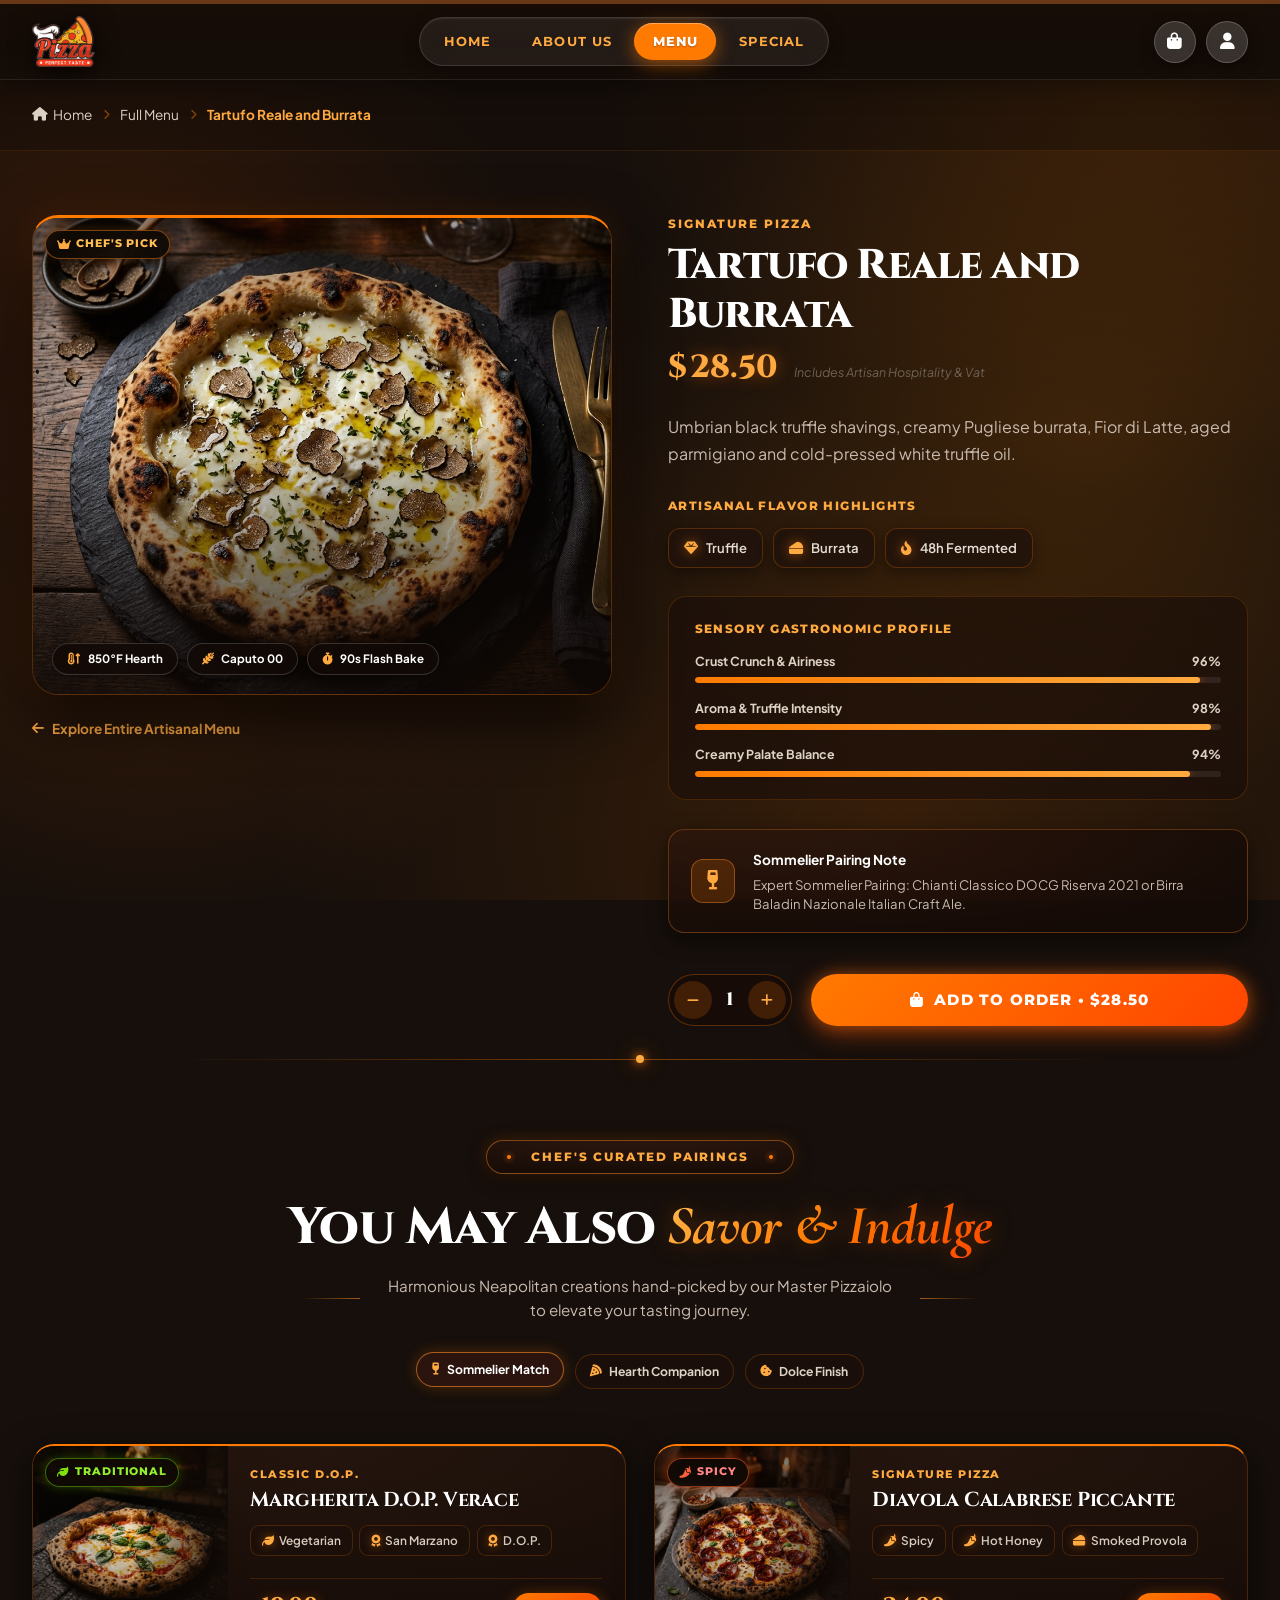
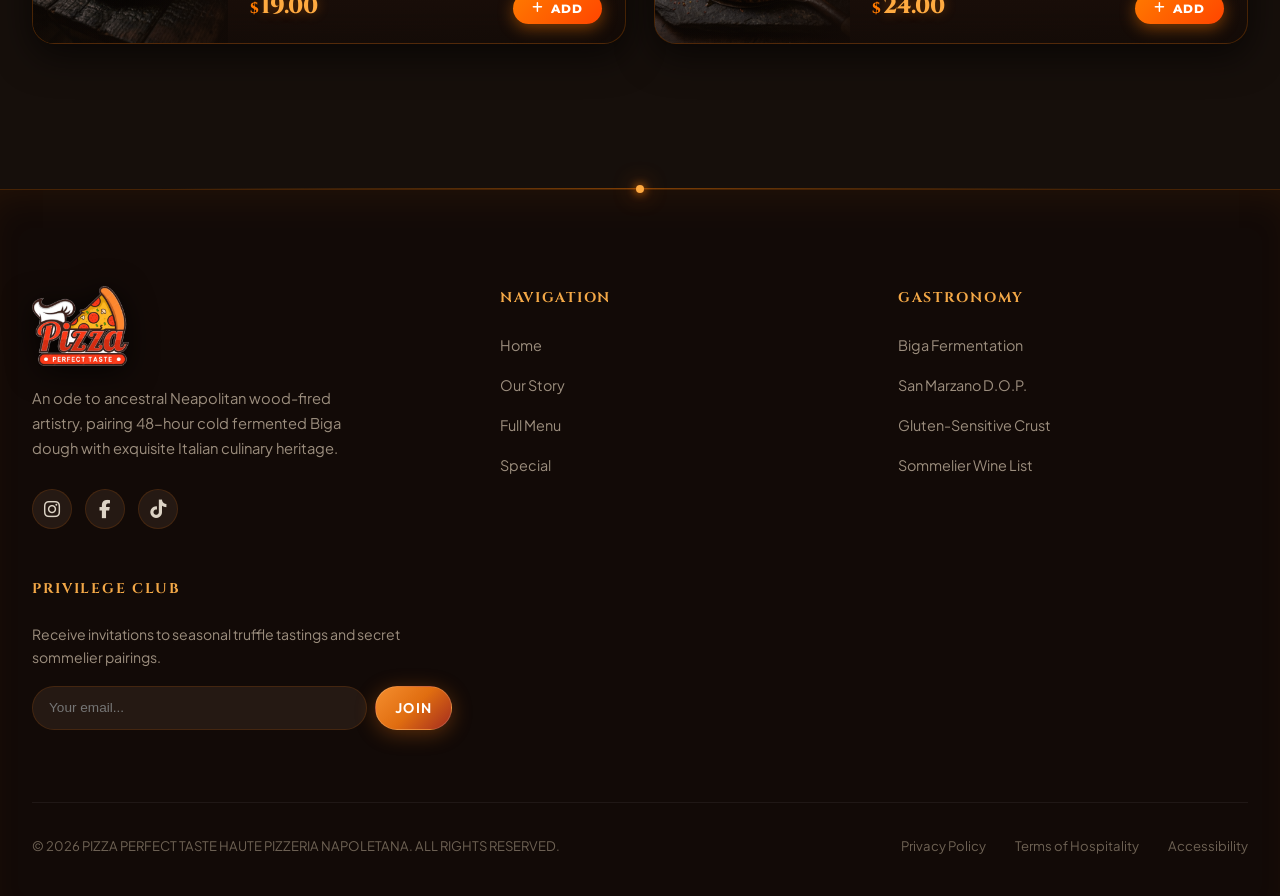
<file: product.html>
<!DOCTYPE html>
<html lang="en">

<head>
  <meta charset="UTF-8" />
  <meta name="viewport" content="width=device-width, initial-scale=1.0" />
  <title>Pizza Perfect Taste</title>
  <meta name="description"
    content="Explore the artisanal craftsmanship, ancestral ingredients, and sommelier pairings of Pizza Perfect Taste creations." />
  <meta name="theme-color" content="#160f0b" />

  <!-- Favicon / Navigator Window Tab Logo -->
  <link rel="icon" type="image/png" href="Assets/images/logo-perfect-taste.png?v=5" />
  <link rel="shortcut icon" href="Assets/images/logo-perfect-taste.png?v=5" />
  <link rel="apple-touch-icon" href="Assets/images/logo-perfect-taste.png?v=5" />

  <!-- Preconnect Fonts -->
  <link rel="preconnect" href="https://fonts.googleapis.com" />
  <link rel="preconnect" href="https://fonts.gstatic.com" crossorigin />
  <link rel="stylesheet"
    href="https://fonts.googleapis.com/css2?family=Cinzel:wght@400;600;700;900&family=Cormorant+Garamond:ital,wght@0,400;0,600;0,700;1,400;1,600;1,700&family=Playfair+Display:ital,wght@0,600;0,700;0,800;1,600;1,700;1,800&family=Plus+Jakarta+Sans:wght@300;400;500;600;700&family=Outfit:wght@400;500;600;700;800&family=Montserrat:wght@600;700;800;900&display=swap" />

  <!-- Font Awesome 6 Icons -->
  <link rel="stylesheet" href="https://cdnjs.cloudflare.com/ajax/libs/font-awesome/6.5.1/css/all.min.css"
    integrity="sha512-DTOQO9RWCH3ppGqcWaEA1BIZOC6xxalwEsw9c2QQeAIftl+Vegovlnee1c9QX4TctnWMn13TZye+giMm8e2LwA=="
    crossorigin="anonymous" referrerpolicy="no-referrer" />

  <!-- Stylesheets -->
  <link rel="stylesheet" href="css/style.css?v=5" />
  <link rel="stylesheet" href="css/animations.css?v=5" />
  <link rel="stylesheet" href="css/responsive.css?v=5" />
</head>

<body>

  <!-- Reusable Navigation Bar Component Mount -->
  <div id="navbar-mount" data-active="menu"></div>

  <!-- ==========================================================================
       PRODUCT DETAILS MASTER SECTION
       ========================================================================== -->
  <main class="product-page-main">
    <!-- Breadcrumb Bar -->
    <div class="product-breadcrumb-bar">
      <div class="container">
        <nav class="breadcrumb-nav" aria-label="Breadcrumb">
          <a href="index.html"><i class="fa-solid fa-house"></i> Home</a>
          <i class="fa-solid fa-chevron-right breadcrumb-separator"></i>
          <a href="menu.html">Full Menu</a>
          <i class="fa-solid fa-chevron-right breadcrumb-separator"></i>
          <span id="breadcrumb-current-item" class="breadcrumb-current">Product Details</span>
        </nav>
      </div>
    </div>

    <!-- Product Master Showcase -->
    <section class="product-showcase-section">
      <div class="container">
        <div class="product-showcase-grid">

          <!-- Left Column: Master Photography & Single Badge -->
          <div class="product-gallery-col reveal-on-scroll">
            <div class="product-master-image-wrap">
              <img id="product-master-img" src="Assets/images/pizza-tartufo.jpg" alt="Dish Photography"
                class="product-master-img" />
              <div class="product-master-gradient-overlay"></div>

              <!-- Single Floating Badge (No duplicates) -->
              <span id="product-badge" class="card-badge">
                <i id="product-badge-icon" class="fa-solid fa-crown"></i>
                <span id="product-badge-text">Chef's Pick</span>
              </span>

              <!-- Floating Bottom Hearth Specs -->
              <div class="product-master-specs-bar">
                <div class="product-spec-item">
                  <i class="fa-solid fa-temperature-arrow-up"></i>
                  <span>850°F Hearth</span>
                </div>
                <div class="product-spec-item">
                  <i class="fa-solid fa-wheat-awn"></i>
                  <span>Caputo 00</span>
                </div>
                <div class="product-spec-item">
                  <i class="fa-solid fa-stopwatch"></i>
                  <span>90s Flash Bake</span>
                </div>
              </div>
            </div>

            <!-- Back to Menu Quick Link -->
            <div class="product-back-link-wrap">
              <a href="menu.html" class="product-back-link">
                <i class="fa-solid fa-arrow-left"></i>
                <span>Explore Entire Artisanal Menu</span>
              </a>
            </div>
          </div>

          <!-- Right Column: Gastronomy, Sensory Profile & Customizer -->
          <div class="product-details-col reveal-on-scroll delay-1">
            <div class="product-meta-header">
              <span id="product-category" class="product-category-tag">SIGNATURE PIZZA NAPOLETANA</span>
              <h1 id="product-title" class="product-hero-title">Tartufo Reale and Burrata</h1>

              <!-- Price Display with Prominent Dollar Sign -->
              <div class="product-price-display">
                <span class="product-price-cur">$</span>
                <span id="product-price-val" class="product-price-val">28.50</span>
                <span class="product-tax-note">Includes Artisan Hospitality & Vat</span>
              </div>
            </div>

            <!-- Narrative Description -->
            <p id="product-description" class="product-narrative-text">
              Umbrian black truffle shavings, creamy Pugliese burrata, Fior di Latte, aged parmigiano and cold-pressed
              white truffle oil. Baked over oak wood embers at 850°F for ancestral airiness and leopard-spotted
              crispness.
            </p>

            <!-- Visual Ingredients & Craft Highlights Chips -->
            <div class="product-chips-section">
              <h4 class="product-chips-heading">Artisanal Flavor Highlights</h4>
              <div id="product-chips-container" class="product-chips-matrix">
                <!-- Injected dynamically by JS -->
              </div>
            </div>

            <!-- Sensory Flavor Balance Progress Profile -->
            <div class="product-sensory-profile">
              <h4 class="product-chips-heading">Sensory Gastronomic Profile</h4>
              <div class="product-profile-bars">
                <div class="product-bar-row">
                  <div class="product-bar-label">
                    <span>Crust Crunch & Airiness</span>
                    <span>96%</span>
                  </div>
                  <div class="product-progress-track">
                    <div class="product-progress-fill" style="width: 96%;"></div>
                  </div>
                </div>
                <div class="product-bar-row">
                  <div class="product-bar-label">
                    <span>Aroma & Truffle Intensity</span>
                    <span>98%</span>
                  </div>
                  <div class="product-progress-track">
                    <div class="product-progress-fill" style="width: 98%;"></div>
                  </div>
                </div>
                <div class="product-bar-row">
                  <div class="product-bar-label">
                    <span>Creamy Palate Balance</span>
                    <span>94%</span>
                  </div>
                  <div class="product-progress-track">
                    <div class="product-progress-fill" style="width: 94%;"></div>
                  </div>
                </div>
              </div>
            </div>

            <!-- Sommelier Drink Pairing Box -->
            <div class="product-pairing-box">
              <div class="pairing-icon-box">
                <i class="fa-solid fa-wine-glass"></i>
              </div>
              <div class="pairing-content">
                <strong>Sommelier Pairing Note</strong>
                <p id="product-pairing-text">Pair with Chianti Classico DOCG Riserva or our Blood Orange & Amaro Spritz.
                </p>
              </div>
            </div>

            <!-- Action & Ordering Box -->
            <div class="product-action-box">
              <div class="product-qty-selector">
                <button type="button" class="qty-btn" id="qty-decrement" aria-label="Decrease quantity">
                  <i class="fa-solid fa-minus"></i>
                </button>
                <span class="qty-value" id="qty-display">1</span>
                <button type="button" class="qty-btn" id="qty-increment" aria-label="Increase quantity">
                  <i class="fa-solid fa-plus"></i>
                </button>
              </div>

              <button type="button" class="btn-product-add" id="product-add-to-cart-btn">
                <i class="fa-solid fa-bag-shopping"></i>
                <span id="product-add-btn-text">ADD TO ORDER • $28.50</span>
              </button>
            </div>

          </div>
        </div>
      </div>
    </section>

    <!-- Atmospheric Glowing Section Divider -->
    <div class="section-glow-divider" aria-hidden="true"></div>

    <!-- ==========================================================================
         RELATED CREATIONS / YOU MAY ALSO SAVOR
         ========================================================================== -->
    <section class="related-products-section">
      <div class="container">
        <!-- New Architectural Header for Suggestions -->
        <div class="suggestion-header-block reveal-on-scroll">
          <div class="suggestion-kicker">
            <span class="suggestion-kicker-dot"></span>
            <i class="fa-solid fa-sparkles"></i>
            <span>CHEF'S CURATED PAIRINGS</span>
            <i class="fa-solid fa-sparkles"></i>
            <span class="suggestion-kicker-dot"></span>
          </div>

          <h2 class="suggestion-title">
            You May Also <span class="suggestion-title-gradient">Savor & Indulge</span>
          </h2>

          <div class="suggestion-subtitle-wrap">
            <span class="suggestion-wing-line left" aria-hidden="true"></span>
            <p class="suggestion-subtitle">
              Harmonious Neapolitan creations hand-picked by our Master Pizzaiolo to elevate your tasting journey.
            </p>
            <span class="suggestion-wing-line right" aria-hidden="true"></span>
          </div>

          <div class="suggestion-mood-pills">
            <span class="suggestion-mood-pill active"><i class="fa-solid fa-wine-glass"></i> Sommelier Match</span>
            <span class="suggestion-mood-pill"><i class="fa-solid fa-pizza-slice"></i> Hearth Companion</span>
            <span class="suggestion-mood-pill"><i class="fa-solid fa-cookie-bite"></i> Dolce Finish</span>
          </div>
        </div>

        <div class="menu-grid" id="related-products-grid" style="margin-top: 3.5rem;">
          <!-- Injected dynamically by product-detail.js -->
        </div>
      </div>
    </section>
  </main>

  <!-- Atmospheric Glowing Section Divider -->
  <div class="section-glow-divider" aria-hidden="true"></div>

  <!-- ==========================================================================
       FOOTER
       ========================================================================== -->
  <footer class="luxury-footer" id="footer">
    <div class="container">
      <div class="footer-grid">
        <!-- Brand Column -->
        <div class="footer-brand">
          <a href="index.html" class="brand-logo" aria-label="Pizza Perfect Taste Home">
            <img src="Assets/images/logo-perfect-taste.png" alt="Pizza Perfect Taste Logo"
              class="footer-brand-logo-img" />
          </a>
          <p>
            An ode to ancestral Neapolitan wood-fired artistry, pairing 48-hour cold fermented Biga dough with exquisite
            Italian culinary heritage.
          </p>
          <div class="footer-social-links">
            <a href="https://instagram.com" target="_blank" rel="noopener noreferrer" class="social-btn"
              aria-label="Instagram">
              <i class="fa-brands fa-instagram"></i>
            </a>
            <a href="https://facebook.com" target="_blank" rel="noopener noreferrer" class="social-btn"
              aria-label="Facebook">
              <i class="fa-brands fa-facebook-f"></i>
            </a>
            <a href="https://tiktok.com" target="_blank" rel="noopener noreferrer" class="social-btn"
              aria-label="TikTok">
              <i class="fa-brands fa-tiktok"></i>
            </a>
          </div>
        </div>

        <!-- Quick Links -->
        <div>
          <h4 class="footer-heading">Navigation</h4>
          <ul class="footer-nav-list">
            <li><a href="index.html">Home</a></li>
            <li><a href="about.html">Our Story</a></li>
            <li><a href="menu.html">Full Menu</a></li>
            <li><a href="offers.html">Special</a></li>
          </ul>
        </div>

        <!-- Gastronomy and Dietary -->
        <div>
          <h4 class="footer-heading">Gastronomy</h4>
          <ul class="footer-nav-list">
            <li><a href="#">Biga Fermentation</a></li>
            <li><a href="#">San Marzano D.O.P.</a></li>
            <li><a href="#">Gluten-Sensitive Crust</a></li>
            <li><a href="#">Sommelier Wine List</a></li>
          </ul>
        </div>

        <!-- Privilege Club -->
        <div>
          <h4 class="footer-heading">Privilege Club</h4>
          <p style="font-size: 0.88rem; color: var(--text-muted); margin-bottom: 0.8rem;">
            Receive invitations to seasonal truffle tastings and secret sommelier pairings.
          </p>
          <form id="newsletter-form" class="newsletter-form">
            <input type="email" class="newsletter-input" placeholder="Your email..." required />
            <button type="submit" class="btn btn-primary btn-sm" style="padding: 0.75rem 1.2rem;">JOIN</button>
          </form>
        </div>
      </div>

      <!-- Legal and Copyright -->
      <div class="footer-bottom">
        <span>© 2026 PIZZA PERFECT TASTE HAUTE PIZZERIA NAPOLETANA. ALL RIGHTS RESERVED.</span>
        <div class="footer-legal-links">
          <a href="#">Privacy Policy</a>
          <a href="#">Terms of Hospitality</a>
          <a href="#">Accessibility</a>
        </div>
      </div>
    </div>
  </footer>

  <!-- ==========================================================================
       CART SLIDE-OVER DRAWER and NOTIFICATION SYSTEM
       ========================================================================== -->
  <div class="cart-drawer-overlay" id="cart-overlay"></div>
  <aside class="cart-drawer" id="cart-drawer" aria-label="Shopping Cart">
    <div class="cart-header">
      <h3>Your Artisanal Order</h3>
      <button class="cart-close-btn" id="cart-close-btn" aria-label="Close Cart"><i
          class="fa-solid fa-xmark"></i></button>
    </div>
    <div class="cart-items-body" id="cart-items-body">
      <!-- Injected by menu-data.js -->
    </div>
    <div class="cart-footer">
      <div class="cart-total-row">
        <span>Subtotal</span>
        <span id="cart-subtotal">$0.00</span>
      </div>
      <button class="btn btn-primary" id="cart-checkout-btn" style="width: 100%;">
        <span>PROCEED TO CHECKOUT</span>
      </button>
    </div>
  </aside>

  <!-- Floating Back to Top Button -->
  <button class="btn-back-to-top" id="btn-back-to-top" aria-label="Back to Top" title="Back to Top">
    <i class="fa-solid fa-arrow-up"></i>
  </button>

  <!-- Live Toast Container -->
  <div class="toast-container" id="toast-container"></div>

  <!-- VIP Member Login Modal -->
  <div class="modal-backdrop" id="login-modal-backdrop" aria-hidden="true"></div>
  <div class="luxury-modal" id="login-modal" role="dialog" aria-modal="true" aria-labelledby="login-modal-title"
    aria-hidden="true">
    <button class="modal-close-btn" id="login-modal-close" aria-label="Close Login Modal">
      <i class="fa-solid fa-xmark"></i>
    </button>
    <div style="text-align: center;">
      <div class="modal-header-badge">
        <i class="fa-solid fa-crown"></i>
        <span>Privilege Club</span>
      </div>
      <h3 class="modal-title" id="login-modal-title">VIP Access</h3>
      <p class="modal-subtitle">Sign in to unlock private tastings and chef tables</p>
    </div>
    <form class="modal-form" id="vip-login-form">
      <div class="modal-input-group">
        <label class="modal-input-label" for="login-email">Email or Membership ID</label>
        <div class="modal-input-wrap">
          <input type="text" class="modal-input" id="login-email" placeholder="vip@perfecttaste.com" required
            autocomplete="username" />
          <i class="fa-solid fa-envelope modal-input-icon"></i>
        </div>
      </div>
      <div class="modal-input-group">
        <label class="modal-input-label" for="login-password">Password</label>
        <div class="modal-input-wrap">
          <input type="password" class="modal-input" id="login-password" placeholder="••••••••••••" required
            autocomplete="current-password" />
          <i class="fa-solid fa-lock modal-input-icon"></i>
          <button type="button" class="modal-pw-toggle" id="login-pw-toggle" aria-label="Toggle password visibility">
            <i class="fa-solid fa-eye" id="login-pw-icon"></i>
          </button>
        </div>
      </div>
      <div class="modal-options-row">
        <label class="modal-remember-wrap">
          <input type="checkbox" id="login-remember" checked />
          <span>Remember me</span>
        </label>
        <a href="#" class="modal-forgot-link" id="login-forgot-link">Forgot password?</a>
      </div>
      <button type="submit" class="btn-modal-submit">
        <span>ENTER PRIVILEGE CLUB</span>
        <i class="fa-solid fa-arrow-right"></i>
      </button>
    </form>
    <div class="modal-footer-note">
      <span>Not a member yet?</span>
      <a href="index.html#newsletter-section" id="login-join-link">Join Privilege Club</a>
    </div>
  </div>

  <!-- Components & Scripts -->
  <script src="js/components/navbar.js?v=5"></script>
  <script src="js/components/hero.js?v=5"></script>
  <script src="js/components.js?v=5"></script>
  <script src="js/menu-data.js?v=5"></script>
  <script src="js/product-detail.js?v=5"></script>
  <script src="js/animations.js?v=5"></script>
  <script src="js/main.js?v=5"></script>
</body>

</html>
</file>
<file: css/style.css>
/* ==========================================================================
   PIZZA PERFECT TASTE - HAUTE PIZZERIA NAPOLETANA
   Core Design System & Stylesheet
   ========================================================================== */

@import url('https://fonts.googleapis.com/css2?family=Cinzel:wght@400;600;700;900&family=Cormorant+Garamond:ital,wght@0,400;0,600;0,700;1,400;1,600;1,700&family=Playfair+Display:ital,wght@0,600;0,700;0,800;1,600;1,700;1,800&family=Plus+Jakarta+Sans:wght@300;400;500;600;700&family=Outfit:wght@400;500;600;700;800&family=Montserrat:wght@600;700;800;900&display=swap');

:root {
  /* Warm Dark Charcoal & Espresso Palette (Dark, rich, warm, NOT pitch black) */
  --bg-deep: #160f0b;
  --bg-dark: #1d130e;
  --bg-surface: #251913;
  --bg-surface-elevated: #302018;
  --bg-surface-translucent: rgba(32, 21, 16, 0.84);
  --bg-card: rgba(38, 25, 18, 0.78);
  --bg-card-hover: rgba(52, 35, 26, 0.92);

  /* Warm Ember & Amber Accents */
  --accent-amber: #e06d10;
  --accent-amber-light: #f58e2e;
  --accent-gold: #f3a847;
  --accent-gold-light: #fce0a0;
  --accent-flame: #c44314;
  --accent-crimson: #a42c1f;
  --accent-basil: #4e7a51;
  --accent-basil-glow: rgba(78, 122, 81, 0.3);

  /* Gradients */
  --gradient-gold: linear-gradient(135deg, #fce0a0 0%, #f3a847 45%, #c86918 100%);
  --gradient-amber: linear-gradient(135deg, #f58e2e 0%, #e06d10 50%, #a42c1f 100%);
  --gradient-dark-vignette: radial-gradient(circle at 75% 50%, rgba(29, 19, 14, 0.2) 0%, rgba(22, 15, 11, 0.85) 65%, #160f0b 100%);
  --gradient-card: linear-gradient(160deg, rgba(46, 31, 23, 0.65) 0%, rgba(28, 18, 13, 0.85) 100%);

  /* Text & Cream Colors */
  --text-primary: #fbf8f2;
  --text-secondary: #dcd3c5;
  --text-muted: #9c8e7e;
  --text-dim: #6e6254;

  /* Borders & Glass */
  --border-subtle: rgba(255, 122, 0, 0.14);
  --border-medium: rgba(255, 122, 0, 0.28);
  --border-glow: rgba(255, 140, 40, 0.55);
  --border-orange-top: 1px solid rgba(255, 160, 60, 0.38);
  --glass-bg: rgba(32, 21, 16, 0.72);
  --glass-blur: blur(16px);
  --glass-border: 1px solid rgba(255, 122, 0, 0.18);

  /* Shadows & Orange Light Glows */
  --shadow-sm: 0 4px 12px rgba(0, 0, 0, 0.4);
  --shadow-md: 0 10px 30px rgba(0, 0, 0, 0.6);
  --shadow-lg: 0 20px 50px rgba(0, 0, 0, 0.8);
  --glow-orange-soft: 0 0 45px rgba(255, 122, 0, 0.18);
  --glow-orange-mid: 0 0 30px rgba(255, 122, 0, 0.32);
  --glow-orange-vibrant: 0 0 35px rgba(255, 122, 0, 0.55);
  --glow-amber: 0 0 30px rgba(224, 109, 16, 0.35);
  --glow-gold: 0 0 35px rgba(243, 168, 71, 0.3);

  /* Typography */
  --font-display: 'Cinzel', 'Cormorant Garamond', Georgia, serif;
  --font-signature: 'Playfair Display', 'Cormorant Garamond', Georgia, serif;
  --font-heading: 'Cinzel', 'Cormorant Garamond', serif;
  --font-body: 'Plus Jakarta Sans', -apple-system, BlinkMacSystemFont, sans-serif;
  --font-accent: 'Outfit', sans-serif;

  /* Layout & Transitions */
  --max-width: 1400px;
  --nav-height: 88px;
  --ease-cinematic: cubic-bezier(0.16, 1, 0.3, 1);
  --ease-smooth: cubic-bezier(0.4, 0, 0.2, 1);
  --transition-fast: 0.2s var(--ease-smooth);
  --transition-normal: 0.35s var(--ease-smooth);
  --transition-slow: 0.6s var(--ease-cinematic);
}

/* Reset & Base Setup */
*,
*::before,
*::after {
  box-sizing: border-box;
  margin: 0;
  padding: 0;
}

html {
  scroll-behavior: smooth;
  font-size: 16px;
  background-color: var(--bg-deep);
  color: var(--text-primary);
  text-rendering: optimizeLegibility;
  -webkit-font-smoothing: antialiased;
  -moz-osx-font-smoothing: grayscale;
}

/* Custom Orange Ember Glow Scrollbar */
::-webkit-scrollbar {
  width: 10px;
}

::-webkit-scrollbar-track {
  background: #140d09;
}

::-webkit-scrollbar-thumb {
  background: linear-gradient(180deg, #ff7a00 0%, #b83e00 100%);
  border-radius: 9999px;
  border: 2px solid #140d09;
  box-shadow: 0 0 10px rgba(255, 122, 0, 0.4);
}

::-webkit-scrollbar-thumb:hover {
  background: linear-gradient(180deg, #ff9436 0%, #d64b00 100%);
  box-shadow: 0 0 15px rgba(255, 122, 0, 0.7);
}

body {
  font-family: var(--font-body);
  background-color: var(--bg-deep);
  background-image:
    radial-gradient(ellipse 850px 650px at 90% 8%, rgba(255, 122, 0, 0.15) 0%, transparent 65%),
    radial-gradient(ellipse 700px 520px at 8% 28%, rgba(255, 95, 0, 0.12) 0%, transparent 60%),
    radial-gradient(ellipse 800px 580px at 85% 48%, rgba(255, 136, 0, 0.14) 0%, transparent 65%),
    radial-gradient(ellipse 680px 500px at 12% 70%, rgba(255, 110, 0, 0.12) 0%, transparent 60%),
    radial-gradient(ellipse 900px 650px at 70% 92%, rgba(255, 122, 0, 0.14) 0%, transparent 70%);
  background-attachment: fixed;
  color: var(--text-secondary);
  line-height: 1.65;
  overflow-x: hidden;
  position: relative;
}

/* Atmospheric Glowing Section Divider */
.section-glow-divider {
  position: relative;
  width: 100%;
  max-width: 960px;
  height: 1px;
  margin: 0 auto;
  background: linear-gradient(90deg, transparent 0%, rgba(255, 122, 0, 0.45) 50%, transparent 100%);
  z-index: 10;
}

.section-glow-divider::after {
  content: '';
  position: absolute;
  top: 50%;
  left: 50%;
  transform: translate(-50%, -50%);
  width: 8px;
  height: 8px;
  border-radius: 50%;
  background: #ffaa40;
  box-shadow: 0 0 10px #ff7a00, 0 0 22px rgba(255, 122, 0, 0.85);
}


img,
video {
  max-width: 100%;
  height: auto;
  display: block;
}

a {
  color: inherit;
  text-decoration: none;
  transition: color var(--transition-fast);
}

button {
  cursor: pointer;
  font-family: inherit;
  border: none;
  background: none;
  outline: none;
}

ul,
ol {
  list-style: none;
}

/* Container */
.container {
  width: 100%;
  max-width: var(--max-width);
  margin: 0 auto;
  padding: 0 2rem;
}

.container-narrow {
  max-width: 1050px;
  margin: 0 auto;
  padding: 0 2rem;
}

/* Typography Utilities with Orange Hearth Radiance */
.gold-gradient-text {
  font-family: 'Playfair Display', 'Cormorant Garamond', Georgia, serif;
  font-style: italic;
  font-weight: 700;
  background: linear-gradient(135deg, #fff2d6 0%, #ffbe53 40%, #ff7a00 100%);
  -webkit-background-clip: text;
  -webkit-text-fill-color: transparent;
  filter: drop-shadow(0 0 16px rgba(255, 122, 0, 0.28));
  display: inline-block;
  padding-right: 0.08em;
}

.amber-gradient-text {
  background: linear-gradient(135deg, #ffa843 0%, #ff6b00 50%, #c43808 100%);
  -webkit-background-clip: text;
  -webkit-text-fill-color: transparent;
  filter: drop-shadow(0 0 16px rgba(255, 107, 0, 0.35));
  display: inline-block;
}

.section-eyebrow {
  display: inline-flex;
  align-items: center;
  gap: 0.55rem;
  font-family: 'Montserrat', var(--font-accent), sans-serif;
  font-size: 0.78rem;
  font-weight: 800;
  letter-spacing: 0.18em;
  text-transform: uppercase;
  color: #ffaa40;
  text-shadow: 0 0 14px rgba(255, 122, 0, 0.45);
  margin-bottom: 0.85rem;
}

.section-eyebrow::before,
.section-eyebrow::after {
  content: '';
  display: inline-block;
  width: 18px;
  height: 2px;
  background: linear-gradient(90deg, transparent, #ff7a00);
  box-shadow: 0 0 8px rgba(255, 122, 0, 0.6);
  border-radius: 2px;
}

.section-eyebrow::after {
  background: linear-gradient(90deg, #ff7a00, transparent);
}

.section-eyebrow.no-after::after {
  display: none;
}

/* Luxury Hero Tag Pill Badge */
.hero-tag-badge {
  display: inline-flex;
  align-items: center;
  gap: 0.5rem;
  padding: 0.36rem 1.15rem;
  background: rgba(255, 122, 0, 0.1);
  border: 1px solid rgba(255, 122, 0, 0.32);
  border-radius: 9999px;
  font-family: 'Montserrat', var(--font-accent), sans-serif;
  font-size: 0.74rem;
  font-weight: 800;
  letter-spacing: 0.16em;
  text-transform: uppercase;
  color: #ffaa40;
  box-shadow: 0 4px 20px rgba(255, 122, 0, 0.18), inset 0 1px 0 rgba(255, 255, 255, 0.12);
  margin-bottom: 1.25rem;
  backdrop-filter: blur(12px);
  -webkit-backdrop-filter: blur(12px);
}

.hero-tag-badge i {
  color: #ff7a00;
  font-size: 0.82rem;
  animation: hearthGlowPulse 2.5s ease-in-out infinite;
}

.section-title {
  font-family: var(--font-display);
  font-size: clamp(2.4rem, 4.5vw, 3.8rem);
  font-weight: 600;
  line-height: 1.15;
  color: var(--text-primary);
  letter-spacing: -0.01em;
  margin-bottom: 1.2rem;
}

.section-subtitle {
  font-size: clamp(1rem, 1.2vw, 1.15rem);
  color: var(--text-muted);
  max-width: 620px;
  line-height: 1.7;
}

.text-center {
  text-align: center;
}

.text-center .section-subtitle {
  margin-left: auto;
  margin-right: auto;
}

/* ==========================================================================
   BUTTONS & CTAS
   ========================================================================== */
.btn {
  display: inline-flex;
  align-items: center;
  justify-content: center;
  gap: 0.75rem;
  padding: 0.95rem 2rem;
  border-radius: 9999px;
  font-family: var(--font-accent);
  font-size: 0.88rem;
  font-weight: 600;
  letter-spacing: 0.08em;
  text-transform: uppercase;
  transition: all var(--transition-normal);
  position: relative;
  overflow: hidden;
  white-space: nowrap;
}

.btn::after {
  content: '';
  position: absolute;
  top: 0;
  left: -100%;
  width: 60%;
  height: 100%;
  background: linear-gradient(90deg, transparent, rgba(255, 255, 255, 0.2), transparent);
  transform: skewX(-25deg);
  transition: left 0.7s var(--ease-cinematic);
}

.btn:hover::after {
  left: 140%;
}

.btn-primary {
  background: var(--gradient-amber);
  color: #fff;
  box-shadow: 0 4px 20px rgba(224, 109, 16, 0.35);
  border: 1px solid rgba(255, 255, 255, 0.15);
}

.btn-primary:hover {
  transform: translateY(-2px);
  box-shadow: 0 8px 30px rgba(224, 109, 16, 0.55), 0 0 20px rgba(245, 142, 46, 0.4);
  color: #fff;
}

.btn-glass {
  background: rgba(30, 20, 14, 0.6);
  color: var(--text-primary);
  border: 1px solid var(--border-subtle);
  backdrop-filter: blur(10px);
}

.btn-glass:hover {
  background: rgba(45, 30, 20, 0.8);
  border-color: var(--accent-gold);
  color: var(--accent-gold-light);
  transform: translateY(-2px);
  box-shadow: 0 6px 20px rgba(0, 0, 0, 0.5);
}

.btn-gold-outline {
  background: transparent;
  color: var(--accent-gold);
  border: 1px solid var(--accent-gold);
}

.btn-gold-outline:hover {
  background: var(--accent-gold);
  color: var(--bg-deep);
  box-shadow: var(--glow-gold);
  transform: translateY(-2px);
}

.btn-icon {
  width: 44px;
  height: 44px;
  padding: 0;
  border-radius: 50%;
  display: inline-flex;
  align-items: center;
  justify-content: center;
  background: var(--glass-bg);
  border: var(--glass-border);
  color: var(--text-primary);
  transition: all var(--transition-fast);
}

.btn-icon:hover {
  background: var(--bg-surface-elevated);
  border-color: var(--accent-gold);
  color: var(--accent-gold);
  transform: scale(1.05);
}

/* ==========================================================================
   NAVIGATION BAR (Translucent Hearth Blend - No Solid Black Box)
   ========================================================================== */
.luxury-navbar {
  position: fixed;
  top: 0;
  left: 0;
  width: 100%;
  height: 80px;
  z-index: 1000;
  border-top: 4px solid #683716;
  /* Artisanal wood hearth top trim */
  background: linear-gradient(180deg, rgba(24, 12, 7, 0.62) 0%, rgba(14, 7, 4, 0.35) 60%, rgba(7, 3, 2, 0.1) 100%);
  backdrop-filter: blur(10px) saturate(140%);
  -webkit-backdrop-filter: blur(10px) saturate(140%);
  border-bottom: 1px solid rgba(255, 255, 255, 0.09);
  box-shadow: 0 6px 24px rgba(0, 0, 0, 0.35);
}

.nav-container {
  display: flex;
  align-items: center;
  justify-content: space-between;
  height: 100%;
  max-width: 1440px;
  margin: 0 auto;
  padding: 0 2rem;
  gap: 1.2rem;
}

/* Brand Logo */
.brand-logo {
  display: flex;
  align-items: center;
  text-decoration: none;
  flex-shrink: 0;
  transition: transform var(--transition-fast);
}

.nav-brand-logo-img {
  height: 52px;
  width: auto;
  object-fit: contain;
  filter: drop-shadow(0 4px 12px rgba(0, 0, 0, 0.85));
  transition: transform var(--transition-fast), filter var(--transition-fast);
}

.brand-logo:hover .nav-brand-logo-img {
  transform: scale(1.05) rotate(-1deg);
  filter: drop-shadow(0 0 18px rgba(255, 122, 0, 0.6)) drop-shadow(0 4px 14px rgba(0, 0, 0, 0.9));
}

.footer-brand-logo-img {
  height: 80px;
  width: auto;
  object-fit: contain;
  filter: drop-shadow(0 4px 15px rgba(0, 0, 0, 0.8));
}

/* Elongated Rounded Pill Search Bar */
.nav-search-wrap {
  position: relative;
  flex: 1;
  max-width: 360px;
  min-width: 170px;
}

.nav-search-bar {
  display: flex;
  align-items: center;
  width: 100%;
  height: 40px;
  padding: 0 1.15rem;
  background: rgba(255, 255, 255, 0.16);
  border: 1px solid rgba(255, 255, 255, 0.18);
  border-radius: 9999px;
  backdrop-filter: blur(14px);
  -webkit-backdrop-filter: blur(14px);
  box-shadow: inset 0 2px 4px rgba(0, 0, 0, 0.25), 0 2px 10px rgba(0, 0, 0, 0.3);
  transition: all 0.3s ease;
}

.nav-search-bar:focus-within {
  background: rgba(255, 255, 255, 0.24);
  border-color: #ff7a00;
  box-shadow: 0 0 18px rgba(255, 122, 0, 0.4), inset 0 2px 4px rgba(0, 0, 0, 0.3);
}

.nav-search-icon {
  color: #ffffff;
  opacity: 0.85;
  margin-right: 0.65rem;
  flex-shrink: 0;
}

.nav-search-input {
  flex: 1;
  border: none;
  background: transparent;
  color: #ffffff;
  font-family: var(--font-body);
  font-size: 0.86rem;
  font-weight: 500;
  outline: none;
  width: 100%;
}

.nav-search-input::placeholder {
  color: rgba(255, 255, 255, 0.72);
  font-weight: 400;
}

.nav-search-clear {
  color: rgba(255, 255, 255, 0.7);
  font-size: 0.85rem;
  cursor: pointer;
  padding: 0 0.2rem;
  transition: color 0.2s ease;
}

.nav-search-clear:hover {
  color: #fff;
}

/* Search Results Dropdown */
.nav-search-dropdown {
  position: absolute;
  top: calc(100% + 10px);
  left: 0;
  width: 100%;
  min-width: 320px;
  background: rgba(18, 10, 6, 0.96);
  border: 1px solid rgba(255, 122, 0, 0.35);
  border-radius: 16px;
  backdrop-filter: blur(24px);
  -webkit-backdrop-filter: blur(24px);
  box-shadow: 0 16px 45px rgba(0, 0, 0, 0.88), 0 0 20px rgba(255, 107, 0, 0.15);
  overflow: hidden;
  opacity: 0;
  visibility: hidden;
  transform: translateY(-8px);
  transition: all 0.25s cubic-bezier(0.16, 1, 0.3, 1);
  z-index: 1100;
}

.nav-search-dropdown.open {
  opacity: 1;
  visibility: visible;
  transform: translateY(0);
}

.nav-search-results {
  max-height: 380px;
  overflow-y: auto;
  padding: 0.6rem;
  display: flex;
  flex-direction: column;
  gap: 0.4rem;
}

.search-result-item {
  display: flex;
  align-items: center;
  gap: 0.85rem;
  padding: 0.6rem 0.8rem;
  border-radius: 12px;
  background: rgba(255, 255, 255, 0.03);
  border: 1px solid transparent;
  cursor: pointer;
  transition: all 0.2s ease;
}

.search-result-item:hover {
  background: rgba(255, 122, 0, 0.14);
  border-color: rgba(255, 122, 0, 0.3);
  transform: translateX(3px);
}

.search-result-thumb {
  width: 44px;
  height: 44px;
  border-radius: 8px;
  object-fit: cover;
  flex-shrink: 0;
}

.search-result-info {
  flex: 1;
  min-width: 0;
}

.search-result-title {
  font-family: var(--font-display);
  font-size: 0.95rem;
  font-weight: 600;
  color: #fff;
  white-space: nowrap;
  overflow: hidden;
  text-overflow: ellipsis;
}

.search-result-price {
  font-family: var(--font-heading);
  font-size: 0.82rem;
  color: #ffaa40;
  font-weight: 700;
}

.search-result-add {
  padding: 0.35rem 0.75rem;
  background: #ff7a00;
  color: #fff;
  border-radius: 9999px;
  font-size: 0.72rem;
  font-weight: 700;
  letter-spacing: 0.05em;
  transition: all 0.2s ease;
  flex-shrink: 0;
}

.search-result-add:hover {
  background: #ff5500;
  transform: scale(1.05);
}

.search-no-results {
  padding: 1.5rem;
  text-align: center;
  color: var(--text-muted);
  font-size: 0.88rem;
}

/* Navigation Links Wrapper */
.nav-links-wrapper {
  display: flex;
  align-items: center;
  gap: 0.45rem;
  flex-shrink: 0;
}

.nav-center-pill {
  display: inline-flex;
  align-items: center;
  gap: 0.25rem;
  background: rgba(255, 255, 255, 0.07);
  border: 1px solid rgba(255, 255, 255, 0.12);
  padding: 0.3rem 0.35rem;
  border-radius: 9999px;
  backdrop-filter: blur(12px);
  -webkit-backdrop-filter: blur(12px);
  box-shadow: inset 0 1px 2px rgba(255, 255, 255, 0.08), 0 4px 16px rgba(0, 0, 0, 0.35);
}

.nav-link {
  font-family: 'Montserrat', var(--font-accent), sans-serif;
  font-size: 0.84rem;
  font-weight: 700;
  letter-spacing: 0.08em;
  text-transform: uppercase;
  color: #ffaa40;
  padding: 0.48rem 1.15rem;
  border-radius: 9999px;
  transition: all 0.25s cubic-bezier(0.2, 0.8, 0.2, 1);
  position: relative;
  display: inline-flex;
  align-items: center;
  justify-content: center;
  text-decoration: none;
  background: transparent;
  border: none;
  cursor: pointer;
  white-space: nowrap;
}

.nav-link:hover {
  color: #ffffff;
  text-shadow: 0 0 12px rgba(255, 122, 0, 0.6);
  transform: translateY(-1px);
}

/* Inactive nav-link hover state */
.nav-link:not(.active) {
  background: transparent;
  box-shadow: none;
}

.nav-link:not(.active):hover {
  color: #ffffff;
  background: rgba(255, 255, 255, 0.12);
  box-shadow: 0 2px 10px rgba(0, 0, 0, 0.25);
  text-shadow: 0 0 14px rgba(255, 122, 0, 0.6);
  transform: translateY(-1px);
}

/* Explicit: ONLY the Current Active Section/Page gets the Solid Orange Background */
.nav-link.active {
  color: #ffffff !important;
  background: #ff7a00 !important;
  box-shadow: 0 4px 18px rgba(255, 122, 0, 0.55), inset 0 1px 0 rgba(255, 255, 255, 0.35) !important;
  font-weight: 800;
  padding: 0.48rem 1.15rem;
  text-shadow: 0 1px 2px rgba(0, 0, 0, 0.3);
  transform: translateY(0);
  opacity: 1 !important;
  cursor: pointer;
}

.nav-link.active:hover {
  color: #ffffff !important;
  background: #ff6500 !important;
  box-shadow: 0 6px 22px rgba(255, 122, 0, 0.7), inset 0 1px 0 rgba(255, 255, 255, 0.45) !important;
  transform: translateY(-1px);
}

/* Right Nav Actions (Social Icons, Cart, Hamburger) */
.nav-actions {
  display: flex;
  align-items: center;
  gap: 0.65rem;
  flex-shrink: 0;
}

/* Circular Social Buttons */
.nav-social-btn {
  width: 36px;
  height: 36px;
  border-radius: 50%;
  background: #ffffff;
  color: #120704;
  display: inline-flex;
  align-items: center;
  justify-content: center;
  transition: all 0.25s ease;
  box-shadow: 0 3px 10px rgba(0, 0, 0, 0.4);
  text-decoration: none;
  flex-shrink: 0;
}

.nav-social-btn:hover {
  background: #ff7a00;
  color: #ffffff;
  transform: translateY(-2px) scale(1.08);
  box-shadow: 0 6px 18px rgba(255, 122, 0, 0.55);
}

.btn-icon {
  background: transparent;
  border: none;
  cursor: pointer;
}

.nav-user-btn {
  position: relative;
  width: 42px;
  height: 42px;
  border-radius: 50%;
  background: rgba(255, 255, 255, 0.16);
  border: 1px solid rgba(255, 255, 255, 0.2);
  backdrop-filter: blur(14px);
  -webkit-backdrop-filter: blur(14px);
  color: #ffffff;
  display: inline-flex;
  align-items: center;
  justify-content: center;
  font-size: 1.05rem;
  cursor: pointer;
  box-shadow: 0 4px 16px rgba(0, 0, 0, 0.45);
  transition: all var(--transition-fast);
}

.nav-user-btn:hover {
  background: rgba(255, 122, 0, 0.25);
  border-color: #ff7a00;
  color: #ffaa40;
  transform: translateY(-2px) scale(1.05);
  box-shadow: 0 6px 20px rgba(255, 122, 0, 0.45);
}

.nav-user-btn:active {
  transform: translateY(0) scale(0.96);
}

.nav-cart-btn {
  position: relative;
  width: 42px;
  height: 42px;
  border-radius: 50%;
  background: rgba(255, 255, 255, 0.16);
  border: 1px solid rgba(255, 255, 255, 0.2);
  backdrop-filter: blur(14px);
  -webkit-backdrop-filter: blur(14px);
  color: #ffffff;
  display: inline-flex;
  align-items: center;
  justify-content: center;
  font-size: 1.05rem;
  cursor: pointer;
  box-shadow: 0 4px 16px rgba(0, 0, 0, 0.45);
  transition: all var(--transition-fast);
}

.nav-cart-btn:hover {
  background: rgba(255, 122, 0, 0.25);
  border-color: #ff7a00;
  color: #ffaa40;
  transform: translateY(-2px) scale(1.05);
  box-shadow: 0 6px 20px rgba(255, 122, 0, 0.45);
}

.nav-cart-btn:active {
  transform: translateY(0) scale(0.96);
}

.cart-count-badge {
  position: absolute;
  top: -3px;
  right: -3px;
  width: 19px;
  height: 19px;
  background: linear-gradient(135deg, #ff6b00 0%, #ff3b00 100%);
  color: #fff;
  border-radius: 50%;
  font-size: 0.68rem;
  font-weight: 800;
  display: flex;
  align-items: center;
  justify-content: center;
  box-shadow: 0 2px 8px rgba(0, 0, 0, 0.6), 0 0 10px rgba(255, 85, 0, 0.5);
  animation: pulse-badge 2s infinite ease-in-out;
}

@keyframes pulse-badge {

  0%,
  100% {
    transform: scale(1);
  }

  50% {
    transform: scale(1.12);
  }
}

/* Mobile Hamburger */
.nav-hamburger {
  display: none;
  flex-direction: column;
  justify-content: space-between;
  width: 28px;
  height: 20px;
  background: transparent;
  border: none;
  cursor: pointer;
  padding: 0;
  z-index: 1100;
}

.nav-hamburger span {
  display: block;
  height: 2px;
  width: 100%;
  background: #ffffff;
  border-radius: 2px;
  transition: all var(--transition-fast);
}

.nav-hamburger.active span:nth-child(1) {
  transform: translateY(9px) rotate(45deg);
  background: #ff5500;
}

.nav-hamburger.active span:nth-child(2) {
  opacity: 0;
}

.nav-hamburger.active span:nth-child(3) {
  transform: translateY(-9px) rotate(-45deg);
  background: #ff5500;
}

/* Mobile Nav Overlay Backdrop */
.mobile-nav-overlay {
  position: fixed;
  top: 0;
  left: 0;
  width: 100vw;
  height: 100vh;
  height: 100dvh;
  background: rgba(8, 4, 2, 0.75);
  backdrop-filter: blur(10px);
  -webkit-backdrop-filter: blur(10px);
  z-index: 1080;
  opacity: 0;
  pointer-events: none;
  transition: opacity 0.35s ease;
}

.mobile-nav-overlay.active {
  opacity: 1;
  pointer-events: auto;
}

/* Luxury Mobile Nav Side Drawer */
.mobile-nav-drawer {
  position: fixed;
  top: 0;
  right: 0;
  left: auto;
  width: min(360px, 86vw);
  height: 100vh;
  height: 100dvh;
  background: radial-gradient(120% 80% at 80% 20%, rgba(32, 16, 10, 0.98) 0%, rgba(12, 6, 4, 0.99) 100%);
  border-left: 1px solid rgba(255, 122, 0, 0.22);
  backdrop-filter: blur(32px);
  -webkit-backdrop-filter: blur(32px);
  z-index: 1090;
  display: flex;
  flex-direction: column;
  justify-content: space-between;
  padding: 0;
  transform: translateX(105%);
  transition: transform 0.4s cubic-bezier(0.16, 1, 0.3, 1), box-shadow 0.4s ease;
  box-shadow: none;
  overflow: hidden;
}

.mobile-nav-drawer.open {
  transform: translateX(0);
  box-shadow: -15px 0 50px rgba(0, 0, 0, 0.85), 0 0 35px rgba(255, 85, 0, 0.18);
}

/* Mobile Drawer Header */
.mobile-drawer-header {
  display: flex;
  align-items: center;
  justify-content: space-between;
  padding: 1.25rem 1.4rem;
  border-bottom: 1px solid rgba(255, 255, 255, 0.08);
  background: rgba(255, 255, 255, 0.02);
}

.mobile-drawer-brand {
  display: inline-flex;
  align-items: center;
  text-decoration: none;
}

.mobile-drawer-logo {
  height: 44px;
  width: auto;
  object-fit: contain;
  filter: drop-shadow(0 2px 10px rgba(255, 85, 0, 0.3));
}

/* Dedicated Mobile Drawer Close Button */
.mobile-nav-close {
  display: inline-flex;
  align-items: center;
  justify-content: center;
  width: 42px;
  height: 42px;
  border-radius: 50%;
  background: rgba(255, 255, 255, 0.06);
  border: 1px solid rgba(255, 255, 255, 0.12);
  color: #ffffff;
  font-size: 1.2rem;
  cursor: pointer;
  transition: all 0.28s cubic-bezier(0.16, 1, 0.3, 1);
  box-shadow: 0 4px 12px rgba(0, 0, 0, 0.3);
}

.mobile-nav-close:hover,
.mobile-nav-close:focus-visible {
  background: linear-gradient(135deg, #ff5500 0%, #d43500 100%);
  border-color: #ff5500;
  color: #ffffff;
  transform: rotate(90deg) scale(1.08);
  box-shadow: 0 0 20px rgba(255, 85, 0, 0.6);
  outline: none;
}

.mobile-nav-close:active {
  transform: rotate(90deg) scale(0.92);
}

/* Mobile Drawer Body & Nav Links */
.mobile-drawer-body {
  flex: 1;
  overflow-y: auto;
  padding: 1.25rem 1.15rem;
  display: flex;
  flex-direction: column;
  -webkit-overflow-scrolling: touch;
}

.mobile-nav-links {
  display: flex;
  flex-direction: column;
  gap: 0.65rem;
  width: 100%;
}

.mobile-nav-link {
  display: flex;
  align-items: center;
  gap: 0.95rem;
  padding: 0.85rem 1.1rem;
  border-radius: 12px;
  font-family: 'Montserrat', var(--font-accent), sans-serif;
  font-size: 1rem;
  font-weight: 700;
  color: rgba(255, 255, 255, 0.85);
  text-transform: uppercase;
  letter-spacing: 0.05em;
  background: rgba(255, 255, 255, 0.03);
  border: 1px solid rgba(255, 255, 255, 0.05);
  transition: all 0.22s ease;
  text-decoration: none;
}

.mobile-nav-link i {
  font-size: 1.1rem;
  width: 22px;
  text-align: center;
  color: #ffaa40;
  transition: transform 0.22s ease, color 0.22s ease;
}

.mobile-nav-link:hover {
  background: rgba(255, 85, 0, 0.14);
  border-color: rgba(255, 85, 0, 0.4);
  color: #ffffff;
  transform: translateX(5px);
}

.mobile-nav-link:hover i {
  color: #ff5500;
  transform: scale(1.15);
}

.mobile-nav-link.active {
  background: linear-gradient(135deg, rgba(255, 85, 0, 0.28) 0%, rgba(200, 40, 0, 0.18) 100%);
  border-color: rgba(255, 85, 0, 0.65);
  color: #ffaa40 !important;
  box-shadow: 0 4px 18px rgba(255, 85, 0, 0.22), inset 0 0 12px rgba(255, 85, 0, 0.12);
}

.mobile-nav-link.active i {
  color: #ff5500;
}

/* Mobile Drawer Footer Actions */
.mobile-drawer-footer {
  padding: 1.1rem 1.15rem 1.4rem;
  border-top: 1px solid rgba(255, 255, 255, 0.08);
  display: flex;
  flex-direction: column;
  gap: 0.65rem;
  background: rgba(10, 5, 3, 0.6);
}

.mobile-action-btn {
  display: flex;
  align-items: center;
  justify-content: center;
  gap: 0.6rem;
  width: 100%;
  padding: 0.8rem 1rem;
  border-radius: 11px;
  font-family: 'Plus Jakarta Sans', sans-serif;
  font-size: 0.9rem;
  font-weight: 700;
  cursor: pointer;
  transition: all 0.22s ease;
  text-decoration: none;
}

.mobile-cart-btn {
  background: linear-gradient(135deg, #ff5500 0%, #d43500 100%);
  color: #ffffff;
  border: none;
  box-shadow: 0 4px 15px rgba(255, 85, 0, 0.35);
  position: relative;
}

.mobile-cart-btn:hover {
  background: linear-gradient(135deg, #ff6b1a 0%, #e64000 100%);
  transform: translateY(-2px);
  box-shadow: 0 6px 20px rgba(255, 85, 0, 0.5);
}

.mobile-cart-badge {
  background: #ffffff;
  color: #d43500;
  font-weight: 800;
  font-size: 0.72rem;
  padding: 0.15rem 0.5rem;
  border-radius: 999px;
  margin-left: 0.25rem;
}

.mobile-login-btn {
  background: rgba(255, 255, 255, 0.05);
  color: #ffffff;
  border: 1px solid rgba(255, 255, 255, 0.12);
}

.mobile-login-btn:hover {
  background: rgba(255, 255, 255, 0.12);
  border-color: rgba(255, 170, 64, 0.5);
  color: #ffaa40;
}

/* ==========================================================================
   VIP MODAL & BACKDROP
   ========================================================================== */
.modal-backdrop {
  position: fixed;
  top: 0;
  left: 0;
  width: 100vw;
  height: 100vh;
  height: 100dvh;
  background: rgba(5, 3, 2, 0.82);
  backdrop-filter: blur(14px);
  -webkit-backdrop-filter: blur(14px);
  z-index: 1700;
  opacity: 0;
  pointer-events: none;
  transition: opacity var(--transition-normal);
}

.modal-backdrop.open {
  opacity: 1;
  pointer-events: auto;
}

.luxury-modal {
  position: fixed;
  top: 50%;
  left: 50%;
  transform: translate(-50%, -46%) scale(0.95);
  width: min(460px, calc(100vw - 28px));
  max-height: calc(100vh - 32px);
  max-height: calc(100dvh - 32px);
  overflow-y: auto;
  -webkit-overflow-scrolling: touch;
  background: radial-gradient(120% 120% at 50% 0%, rgba(35, 20, 14, 0.98) 0%, rgba(14, 8, 5, 0.99) 100%);
  border: 1px solid rgba(255, 122, 0, 0.28);
  border-top: 2px solid #ff7a00;
  border-radius: 22px;
  padding: clamp(1.4rem, 4.5vw, 2.2rem);
  z-index: 1750;
  box-shadow: 0 20px 60px rgba(0, 0, 0, 0.85), 0 0 30px rgba(255, 100, 0, 0.15);
  opacity: 0;
  pointer-events: none;
  transition: all 0.38s var(--ease-cinematic);
}

.luxury-modal.open {
  opacity: 1;
  pointer-events: auto;
  transform: translate(-50%, -50%) scale(1);
}

.modal-header {
  display: flex;
  align-items: center;
  justify-content: space-between;
  margin-bottom: 1.5rem;
}

.modal-brand-badge {
  display: flex;
  align-items: center;
  gap: 0.8rem;
}

.modal-tag {
  font-family: var(--font-heading);
  font-size: 0.72rem;
  font-weight: 700;
  letter-spacing: 0.16em;
  color: #ffaa40;
  background: rgba(255, 85, 0, 0.15);
  padding: 0.25rem 0.65rem;
  border-radius: 9999px;
  border: 1px solid rgba(255, 122, 0, 0.3);
}

.modal-close-btn {
  background: rgba(255, 255, 255, 0.06);
  border: 1px solid var(--border-subtle);
  color: var(--text-muted);
  width: 34px;
  height: 34px;
  border-radius: 50%;
  display: flex;
  align-items: center;
  justify-content: center;
  cursor: pointer;
  font-size: 1rem;
  transition: all var(--transition-fast);
}

.modal-close-btn:hover {
  background: rgba(255, 85, 0, 0.2);
  color: #fff;
  border-color: #ff5500;
}

.modal-title {
  font-family: var(--font-display);
  font-size: 1.6rem;
  font-weight: 600;
  color: var(--text-primary);
  margin-bottom: 0.4rem;
}

.modal-subtitle {
  font-size: 0.88rem;
  color: var(--text-muted);
  line-height: 1.5;
  margin-bottom: 1.6rem;
}

.modal-footer-notes {
  text-align: center;
  font-size: 0.82rem;
  color: var(--text-muted);
}

/* ==========================================================================
   SCROLL-DRIVEN HERO SECTION
   ========================================================================== */
.hero-scroll-track {
  position: relative;
  width: 100%;
  height: 350vh;
  /* Ample scroll distance for silky smooth video frames */
  background-color: var(--bg-deep);
}

.hero-sticky-stage {
  position: sticky;
  top: 0;
  left: 0;
  width: 100vw;
  height: 100vh;
  overflow: hidden;
  display: flex;
  align-items: center;
}

/* Raw Fullscreen Background Video */
.hero-video-wrapper {
  position: absolute;
  top: 0;
  left: 0;
  width: 100%;
  height: 100%;
  z-index: 1;
}

.hero-video {
  width: 100%;
  height: 100%;
  object-fit: cover;
  object-position: center center;
  opacity: 1;
  filter: none;
  transform: translateZ(0);
  will-change: transform;
}

.hero-content-layer {
  position: relative;
  z-index: 5;
  width: 100%;
  max-width: var(--max-width);
  margin: 0 auto;
  padding: 0 2rem;
  display: flex;
  align-items: center;
  justify-content: flex-start;
  background: transparent;
  border: none;
  box-shadow: none;
  backdrop-filter: none;
}

/* ==========================================================================
   HERO POSTER TYPOGRAPHY & LAYOUT (Left Poster Design)
   ========================================================================== */
.hero-poster-block {
  position: relative;
  max-width: 580px;
  display: flex;
  flex-direction: column;
  align-items: flex-start;
  margin-top: 5.5rem;
  z-index: 10;
  background: transparent;
  border: none;
  box-shadow: none;
  backdrop-filter: none;
  will-change: transform;
}

/* Floating 3D Basil Leaf */
.hero-basil-leaf-wrap {
  position: absolute;
  top: -52px;
  left: -48px;
  width: 120px;
  height: 120px;
  z-index: 20;
  pointer-events: none;
  filter: drop-shadow(0 15px 30px rgba(0, 0, 0, 0.9));
}

.hero-basil-leaf {
  width: 100%;
  height: 100%;
  object-fit: contain;
  transform: rotate(-36deg);
  animation: basilHover 6s ease-in-out infinite;
}

@keyframes basilHover {

  0%,
  100% {
    transform: rotate(-36deg) translateY(0px);
  }

  50% {
    transform: rotate(-32deg) translateY(-8px) scale(1.03);
  }
}

/* Top line: DELICIOUS */
.hero-poster-top {
  position: relative;
  display: inline-flex;
  align-items: center;
  margin-left: 2rem;
}

.hero-word-delicious {
  font-family: 'Montserrat', var(--font-accent), sans-serif;
  font-size: clamp(2.8rem, 5.2vw, 4.8rem);
  font-weight: 900;
  color: #ffffff;
  letter-spacing: 0.04em;
  text-transform: uppercase;
  transform: rotate(-3deg);
  text-shadow: 0 6px 20px rgba(0, 0, 0, 0.9), 2px 2px 0px rgba(0, 0, 0, 0.6);
  line-height: 0.95;
  margin: 0;
}

/* Accent Arcs */
.hero-accent-arcs {
  position: absolute;
  pointer-events: none;
  z-index: 12;
  filter: drop-shadow(0 2px 8px rgba(255, 122, 0, 0.4));
}

.arcs-top-right {
  top: -16px;
  right: -46px;
}

.arcs-bottom-left {
  bottom: -18px;
  left: -42px;
}

/* Main line: PIZZA */
.hero-poster-main {
  position: relative;
  margin-top: -0.2rem;
}

.hero-word-pizza {
  font-family: 'Montserrat', var(--font-accent), sans-serif;
  font-size: clamp(5rem, 10vw, 8.8rem);
  font-weight: 900;
  color: #ff5500;
  text-transform: uppercase;
  letter-spacing: -0.02em;
  transform: rotate(-2deg);
  text-shadow: 0 10px 35px rgba(0, 0, 0, 0.95), 3px 3px 0px #b83500;
  line-height: 0.88;
  margin: 0;
}

/* Slanted Banner: TODAY'S BEST DEAL */
.hero-poster-banner-wrap {
  position: relative;
  display: inline-flex;
  align-items: center;
  margin: 0.4rem 0 1.6rem 0.6rem;
}

.hero-deal-banner {
  background: #ff5500;
  color: #120500;
  font-family: 'Montserrat', var(--font-accent), sans-serif;
  font-size: clamp(1.2rem, 2.3vw, 1.85rem);
  font-weight: 900;
  text-transform: uppercase;
  letter-spacing: 0.06em;
  padding: 0.45rem 2.2rem 0.4rem 1.8rem;
  transform: rotate(-2.5deg) skewX(-7deg);
  border-radius: 4px;
  box-shadow: 0 6px 25px rgba(255, 85, 0, 0.5), 0 2px 8px rgba(0, 0, 0, 0.7);
}

.hero-deal-banner span {
  display: block;
  transform: skewX(7deg);
}

/* Supporting Slogan: FRESH. HOT. UNFORGETTABLE. */
.hero-slogan-strip {
  display: inline-flex;
  align-items: center;
  justify-content: flex-start;
  flex-wrap: wrap;
  gap: 0.65rem 0.85rem;
  font-family: 'Montserrat', var(--font-accent), sans-serif;
  font-size: clamp(1.05rem, 1.8vw, 1.45rem);
  font-weight: 900;
  letter-spacing: 0.12em;
  text-transform: uppercase;
  color: #ffffff;
  text-shadow: 0 4px 18px rgba(0, 0, 0, 0.95), 0 0 20px rgba(255, 122, 0, 0.3);
  margin-top: clamp(1rem, 2.2vh, 1.6rem);
  margin-bottom: 0;
}

.hero-slogan-strip .slogan-word {
  position: relative;
  display: inline-flex;
  align-items: baseline;
  color: #ffffff;
  white-space: nowrap;
}

.hero-slogan-strip .slogan-word.hot-accent {
  color: #ffaa40;
  text-shadow: 0 0 16px rgba(255, 122, 0, 0.6);
}

.hero-slogan-strip .slogan-dot {
  color: #ff7a00;
  font-weight: 900;
  margin-left: 0.08em;
  text-shadow: 0 0 12px rgba(255, 122, 0, 0.85);
}

.hero-poster-desc {
  font-family: var(--font-body);
  font-size: clamp(0.95rem, 1.2vw, 1.12rem);
  color: rgba(255, 255, 255, 0.9);
  line-height: 1.65;
  max-width: 480px;
  margin-bottom: 0;
  text-shadow: 0 2px 12px rgba(0, 0, 0, 0.9);
}

/* Centered Order Now Button across whole hero section */
.hero-center-cta-wrap {
  position: absolute;
  bottom: clamp(1.4rem, 4.5vh, 3.5rem);
  left: 50%;
  transform: translateX(-50%);
  z-index: 25;
  display: flex;
  align-items: center;
  justify-content: center;
  width: auto;
  max-width: 90vw;
  pointer-events: auto;
}

.btn-poster-order {
  display: inline-flex;
  align-items: center;
  justify-content: center;
  gap: clamp(0.6rem, 1.8vw, 0.95rem);
  padding: clamp(0.72rem, 1.8vw, 0.95rem) clamp(1.4rem, 3.8vw, 2.5rem);
  min-height: 48px;
  background: linear-gradient(135deg, #ff6b00 0%, #ff4500 100%);
  color: #ffffff;
  font-family: 'Montserrat', var(--font-accent), sans-serif;
  font-size: clamp(0.95rem, 2.2vw, 1.2rem);
  font-weight: 900;
  letter-spacing: 0.08em;
  text-transform: uppercase;
  border-radius: 9999px;
  box-shadow: 0 6px 28px rgba(255, 85, 0, 0.55), inset 0 1px 0 rgba(255, 255, 255, 0.35);
  border: none;
  text-decoration: none;
  transition: transform 0.25s var(--ease-smooth), box-shadow 0.25s var(--ease-smooth);
  text-shadow: 0 1px 4px rgba(0, 0, 0, 0.4);
  white-space: nowrap;
  user-select: none;
  -webkit-user-select: none;
}

.btn-poster-order:hover {
  transform: translateY(-3px) scale(1.03);
  box-shadow: 0 10px 35px rgba(255, 85, 0, 0.75), 0 0 25px rgba(255, 107, 0, 0.5);
  color: #ffffff;
}

.btn-poster-order:active {
  transform: translateY(0) scale(0.97);
  box-shadow: 0 4px 16px rgba(255, 85, 0, 0.4);
}

.btn-poster-arrow-circle {
  width: clamp(26px, 4.5vw, 32px);
  height: clamp(26px, 4.5vw, 32px);
  border-radius: 50%;
  background: #fce2d6;
  color: #ff5500;
  display: inline-flex;
  align-items: center;
  justify-content: center;
  font-size: clamp(0.75rem, 1.8vw, 0.9rem);
  flex-shrink: 0;
  transition: transform 0.3s ease, background 0.3s ease, color 0.3s ease;
}

.btn-poster-order:hover .btn-poster-arrow-circle {
  transform: translateX(3px);
  background: #150500;
  color: #ffa040;
}

.scroll-mouse {
  width: 22px;
  height: 36px;
  border: 2px solid var(--accent-gold);
  border-radius: 12px;
  display: flex;
  justify-content: center;
  padding-top: 6px;
}

.scroll-mouse .wheel {
  width: 3px;
  height: 7px;
  background: var(--accent-gold);
  border-radius: 2px;
  animation: scrollWheel 1.8s infinite;
}

.scroll-label {
  font-family: var(--font-heading);
  font-size: 0.72rem;
  font-weight: 600;
  letter-spacing: 0.22em;
  color: var(--text-muted);
}

/* Floating Interactive Badges on Right / Ambient */
.hero-floating-elements {
  position: absolute;
  right: 2rem;
  top: 50%;
  transform: translateY(-50%);
  display: flex;
  flex-direction: column;
  gap: 1.8rem;
  pointer-events: none;
}

.floating-glass-card {
  pointer-events: auto;
  padding: 1rem 1.4rem;
  background: rgba(22, 14, 10, 0.75);
  border: 1px solid var(--border-subtle);
  border-radius: 16px;
  backdrop-filter: blur(16px);
  -webkit-backdrop-filter: blur(16px);
  box-shadow: 0 15px 35px rgba(0, 0, 0, 0.6);
  display: flex;
  align-items: center;
  gap: 1rem;
  color: var(--text-primary);
  transition: transform 0.3s ease, border-color 0.3s ease;
}

.floating-glass-card:hover {
  transform: scale(1.04);
  border-color: var(--accent-gold);
}

.card-accent-icon {
  width: 40px;
  height: 40px;
  border-radius: 10px;
  background: rgba(224, 109, 16, 0.2);
  border: 1px solid rgba(224, 109, 16, 0.3);
  display: flex;
  align-items: center;
  justify-content: center;
  font-size: 1.2rem;
  color: var(--accent-gold);
}

.floating-glass-card strong {
  display: block;
  font-size: 0.92rem;
  font-weight: 600;
  color: var(--text-primary);
}

.floating-glass-card small {
  font-size: 0.76rem;
  color: var(--text-muted);
  display: block;
}

/* Video Scrub Progress Line */
.hero-scrub-indicator {
  position: absolute;
  right: 1.5rem;
  bottom: 2.5rem;
  z-index: 6;
  display: flex;
  align-items: center;
  gap: 0.8rem;
}

.scrub-track {
  width: 80px;
  height: 3px;
  background: rgba(255, 255, 255, 0.15);
  border-radius: 2px;
  overflow: hidden;
  position: relative;
}

.scrub-fill {
  position: absolute;
  top: 0;
  left: 0;
  height: 100%;
  width: 0%;
  background: var(--gradient-gold);
  border-radius: 2px;
  box-shadow: 0 0 8px var(--accent-gold);
  transition: width 0.08s linear;
}

.scrub-label {
  font-family: var(--font-heading);
  font-size: 0.68rem;
  letter-spacing: 0.18em;
  color: var(--text-muted);
}

/* ==========================================================================
   ABOUT US / OUR STORY SECTION
   ========================================================================= */
.about-section {
  position: relative;
  padding: 8rem 0;
  background-color: var(--bg-deep);
  overflow: hidden;
}

.about-section::before {
  content: '';
  position: absolute;
  top: 10%;
  right: -5%;
  width: 520px;
  height: 520px;
  background: radial-gradient(circle, rgba(255, 122, 0, 0.18) 0%, rgba(255, 80, 0, 0.06) 50%, transparent 70%);
  filter: blur(50px);
  pointer-events: none;
  z-index: 0;
  animation: hearthGlowPulse 9s ease-in-out infinite alternate;
}

.about-grid {
  display: grid;
  grid-template-columns: 1fr 1fr;
  gap: 5rem;
  align-items: center;
  position: relative;
  z-index: 1;
}

.about-image-column {
  position: relative;
}

.about-image-wrapper {
  position: relative;
  border-radius: 20px;
  overflow: hidden;
  box-shadow: var(--shadow-lg), 0 0 45px rgba(255, 122, 0, 0.18);
  border: 1px solid var(--border-subtle);
  border-top: var(--border-orange-top);
}

.about-image-wrapper img {
  width: 100%;
  height: 520px;
  object-fit: cover;
  transition: transform 0.8s var(--ease-cinematic);
}

.about-image-wrapper:hover img {
  transform: scale(1.04);
}

.about-image-overlay {
  position: absolute;
  top: 0;
  left: 0;
  width: 100%;
  height: 100%;
  background: linear-gradient(180deg, transparent 55%, rgba(22, 15, 11, 0.85) 100%);
  pointer-events: none;
}

.about-floating-seal {
  position: absolute;
  bottom: -25px;
  right: -25px;
  width: 140px;
  height: 140px;
  background: var(--bg-surface-elevated);
  border: 2px solid #ffaa40;
  border-radius: 50%;
  display: flex;
  flex-direction: column;
  align-items: center;
  justify-content: center;
  box-shadow: 0 15px 35px rgba(0, 0, 0, 0.7), 0 0 35px rgba(255, 122, 0, 0.45);
  text-align: center;
  z-index: 3;
}

.about-floating-seal .seal-year {
  font-family: var(--font-heading);
  font-size: 1.4rem;
  font-weight: 700;
  color: var(--accent-gold);
  line-height: 1;
}

.about-floating-seal .seal-tag {
  font-size: 0.65rem;
  letter-spacing: 0.15em;
  text-transform: uppercase;
  color: var(--text-secondary);
  margin-top: 0.2rem;
}

.about-content-column {
  padding-left: 1rem;
}

.about-story-lead {
  font-family: var(--font-display);
  font-size: 1.28rem;
  font-style: italic;
  font-weight: 500;
  color: #ffeed6;
  line-height: 1.6;
  margin-bottom: 1.2rem;
  padding-left: 1.1rem;
  border-left: 3px solid #ff7a00;
}

.about-story-text {
  font-size: 1.02rem;
  color: var(--text-secondary);
  line-height: 1.8;
  margin-bottom: 1.2rem;
}

.about-inline-see-more {
  color: #ffaa40;
  text-decoration: underline;
  text-underline-offset: 3px;
  text-decoration-thickness: 1.5px;
  text-decoration-color: rgba(255, 170, 64, 0.7);
  font-weight: 700;
  margin-left: 0.2rem;
  transition: all var(--transition-fast);
  display: inline;
  white-space: nowrap;
}

.about-inline-see-more:hover {
  color: #ffffff;
  text-decoration-color: #ff7a00;
  text-shadow: 0 0 12px rgba(255, 122, 0, 0.7);
}

/* Clean Visual Stats Row with Icons */
.about-stats-row {
  display: flex;
  align-items: center;
  justify-content: space-between;
  margin: 1.8rem 0 1.4rem;
  padding: 1.2rem 0;
  border-top: 1px solid rgba(255, 122, 0, 0.16);
  border-bottom: 1px solid rgba(255, 122, 0, 0.16);
  position: relative;
}

.stat-col {
  display: flex;
  flex-direction: column;
  align-items: flex-start;
  gap: 0.25rem;
}

.stat-icon-top {
  display: inline-flex;
  align-items: center;
  justify-content: center;
  color: #ffaa40;
  font-size: 1.15rem;
  filter: drop-shadow(0 0 8px rgba(255, 122, 0, 0.45));
  margin-bottom: 0.1rem;
}

.stat-icon-top.fire {
  color: #ff7a00;
  filter: drop-shadow(0 0 10px rgba(255, 100, 0, 0.65));
}

.stat-number {
  font-family: var(--font-display);
  font-size: clamp(2rem, 3.2vw, 2.6rem);
  font-weight: 700;
  color: #ffaa40;
  line-height: 1;
  letter-spacing: -0.01em;
  text-shadow: 0 0 16px rgba(255, 122, 0, 0.3);
}

.stat-label {
  font-family: var(--font-heading);
  font-size: 0.74rem;
  font-weight: 700;
  letter-spacing: 0.1em;
  text-transform: uppercase;
  color: var(--text-muted);
}

.stat-divider {
  width: 1px;
  height: 48px;
  background: linear-gradient(180deg, transparent 0%, rgba(255, 122, 0, 0.25) 50%, transparent 100%);
}

/* Concise & Visual Icon Mantra Strip */
.mantra-icon-strip {
  display: flex;
  align-items: center;
  justify-content: space-between;
  gap: 0.75rem;
  padding: 0.85rem 1.25rem;
  background: rgba(30, 18, 12, 0.6);
  border: 1px solid rgba(255, 122, 0, 0.2);
  border-left: 3px solid #ff7a00;
  border-radius: 12px;
  backdrop-filter: blur(10px);
  -webkit-backdrop-filter: blur(10px);
  box-shadow: 0 8px 24px rgba(0, 0, 0, 0.4), 0 0 15px rgba(255, 122, 0, 0.08);
  margin-top: 1.1rem;
}

.mantra-icon-item {
  display: flex;
  align-items: center;
  gap: 0.6rem;
  font-family: var(--font-heading);
  font-size: clamp(0.76rem, 1.05vw, 0.86rem);
  font-weight: 700;
  letter-spacing: 0.06em;
  text-transform: uppercase;
  color: #ffffff;
  white-space: nowrap;
}

.mantra-item-icon {
  width: 28px;
  height: 28px;
  border-radius: 50%;
  background: rgba(255, 122, 0, 0.15);
  border: 1px solid rgba(255, 140, 40, 0.35);
  color: #ffaa40;
  display: flex;
  align-items: center;
  justify-content: center;
  font-size: 0.82rem;
  flex-shrink: 0;
  box-shadow: 0 0 8px rgba(255, 122, 0, 0.25);
}

.mantra-item-icon.fire {
  color: #ff7a00;
  background: rgba(255, 85, 0, 0.2);
  border-color: rgba(255, 122, 0, 0.45);
  box-shadow: 0 0 10px rgba(255, 100, 0, 0.4);
}

.mantra-item-icon.pizza {
  color: #ffbe53;
}

.mantra-item-divider {
  color: #ff7a00;
  opacity: 0.6;
  font-size: 1rem;
}


.chef-author {
  display: block;
  font-family: var(--font-body);
  font-style: normal;
  font-size: 0.78rem;
  color: var(--accent-gold);
  letter-spacing: 0.1em;
  text-transform: uppercase;
  margin-top: 0.2rem;
}

/* ==========================================================================
   ABOUT PAGE ESSENTIAL INFO HUB
   ========================================================================== */
.about-info-section {
  padding: 4.5rem 0 5.5rem;
  position: relative;
  background: radial-gradient(circle at 50% 10%, rgba(255, 122, 0, 0.08) 0%, transparent 60%);
}

.about-info-grid {
  display: grid;
  grid-template-columns: repeat(4, 1fr);
  gap: 1.5rem;
  margin-top: 2rem;
}

.about-info-card {
  background: rgba(26, 16, 11, 0.75);
  border: 1px solid rgba(255, 122, 0, 0.22);
  border-top: 3px solid #ff7a00;
  border-radius: 18px;
  padding: 2.2rem 1.6rem;
  display: flex;
  flex-direction: column;
  align-items: flex-start;
  backdrop-filter: blur(14px);
  -webkit-backdrop-filter: blur(14px);
  box-shadow: 0 10px 30px rgba(0, 0, 0, 0.45);
  transition: all 0.35s cubic-bezier(0.2, 0.8, 0.2, 1);
  position: relative;
  overflow: hidden;
}

.about-info-card::before {
  content: '';
  position: absolute;
  top: 0;
  left: 0;
  width: 100%;
  height: 100%;
  background: radial-gradient(circle at top left, rgba(255, 122, 0, 0.14) 0%, transparent 65%);
  pointer-events: none;
  opacity: 0;
  transition: opacity 0.35s ease;
}

.about-info-card:hover {
  transform: translateY(-5px);
  border-color: rgba(255, 122, 0, 0.5);
  box-shadow: 0 18px 40px rgba(0, 0, 0, 0.65), 0 0 28px rgba(255, 122, 0, 0.25);
}

.about-info-card:hover::before {
  opacity: 1;
}

.info-card-icon-wrap {
  width: 52px;
  height: 52px;
  border-radius: 14px;
  background: rgba(255, 122, 0, 0.12);
  border: 1px solid rgba(255, 122, 0, 0.32);
  display: flex;
  align-items: center;
  justify-content: center;
  font-size: 1.35rem;
  color: #ffaa40;
  margin-bottom: 1.3rem;
  box-shadow: 0 4px 16px rgba(255, 122, 0, 0.2);
  transition: all 0.3s ease;
}

.about-info-card:hover .info-card-icon-wrap {
  background: #ff7a00;
  color: #ffffff;
  transform: scale(1.08);
  box-shadow: 0 6px 20px rgba(255, 122, 0, 0.5);
}

.info-card-label {
  font-family: 'Montserrat', var(--font-accent), sans-serif;
  font-size: 0.72rem;
  font-weight: 800;
  letter-spacing: 0.14em;
  text-transform: uppercase;
  color: #ffaa40;
  margin-bottom: 0.4rem;
}

.info-card-title {
  font-family: var(--font-display);
  font-size: 1.2rem;
  font-weight: 600;
  color: var(--text-primary);
  margin-bottom: 0.65rem;
  line-height: 1.25;
}

.info-card-desc {
  font-size: 0.88rem;
  color: var(--text-muted);
  line-height: 1.6;
  margin: 0;
}

/* ==========================================================================
   MENU SECTION
   ========================================================================== */
.menu-section {
  position: relative;
  padding: 5.5rem 0 6rem;
  background-color: var(--bg-dark);
  overflow: hidden;
}

.menu-section::before {
  content: '';
  position: absolute;
  top: 25%;
  left: -8%;
  width: 580px;
  height: 580px;
  background: radial-gradient(circle, rgba(255, 122, 0, 0.16) 0%, rgba(255, 80, 0, 0.05) 50%, transparent 70%);
  filter: blur(60px);
  pointer-events: none;
  z-index: 0;
  animation: hearthGlowPulse 11s ease-in-out infinite alternate;
}

.menu-section .container {
  position: relative;
  z-index: 1;
}

.menu-category-nav {
  display: flex;
  justify-content: center;
  align-items: center;
  gap: 0.8rem;
  flex-wrap: wrap;
  margin: 2.2rem 0 0;
}

.menu-cat-btn {
  padding: 0.7rem 1.6rem;
  border-radius: 9999px;
  background: var(--bg-surface);
  border: 1px solid var(--border-subtle);
  color: var(--text-secondary);
  font-family: var(--font-accent);
  font-size: 0.85rem;
  font-weight: 600;
  letter-spacing: 0.06em;
  transition: all var(--transition-fast);
}

.menu-cat-btn:hover {
  background: var(--bg-surface-elevated);
  border-color: rgba(255, 140, 40, 0.4);
  color: var(--text-primary);
  box-shadow: 0 0 15px rgba(255, 122, 0, 0.2);
}

.menu-cat-btn.active {
  background: var(--gradient-amber);
  border-color: transparent;
  color: #fff;
  box-shadow: 0 4px 20px rgba(255, 107, 0, 0.55), 0 0 15px rgba(255, 140, 40, 0.35);
}

/* Menu Grid */
/* Menu Grid (Horizontal 2-Column Showcase on Full Menu Page) */
.menu-grid {
  display: grid;
  grid-template-columns: repeat(2, minmax(0, 1fr));
  gap: 1.8rem;
}

/* ==========================================================================
   ROW BELOW CATEGORIES: RIGHT CORNER "SEE MORE" TEXT LINK
   ========================================================================== */
.menu-see-more-row {
  display: flex;
  justify-content: flex-end;
  align-items: center;
  margin-top: 0.9rem;
  margin-bottom: -0.2rem;
  padding: 0 8px;
  position: relative;
  z-index: 5;
}

/* Top-Right Corner "See more" Pure Text Link (No button, clean typography) */
.menu-see-more-text-link {
  display: inline-flex;
  align-items: center;
  gap: 0.45rem;
  font-family: 'Montserrat', var(--font-accent), sans-serif;
  font-size: 0.94rem;
  font-weight: 700;
  letter-spacing: 0.03em;
  color: #ffaa40;
  text-decoration: none;
  background: transparent;
  border: none;
  padding: 0.2rem 0;
  box-shadow: none;
  backdrop-filter: none;
  -webkit-backdrop-filter: none;
  position: relative;
  transition: color 0.3s ease, text-shadow 0.3s ease;
  white-space: nowrap;
  flex-shrink: 0;
}

.menu-see-more-text-link::after {
  content: '';
  position: absolute;
  bottom: 0;
  left: 0;
  width: 0;
  height: 1.5px;
  background: #ffaa40;
  box-shadow: 0 0 8px rgba(255, 170, 64, 0.6);
  transition: width 0.3s cubic-bezier(0.2, 0.8, 0.2, 1);
}

.menu-see-more-text-link:hover {
  color: #ffffff;
  text-shadow: 0 0 14px rgba(255, 122, 0, 0.65);
  background: transparent;
  transform: none;
  box-shadow: none;
}

.menu-see-more-text-link:hover::after {
  width: calc(100% - 1.2rem);
}

.menu-see-more-text-link i {
  font-size: 0.85rem;
  color: #ffaa40;
  transition: transform 0.3s cubic-bezier(0.2, 0.8, 0.2, 1), color 0.3s ease;
}

.menu-see-more-text-link:hover i {
  color: #ffffff;
  transform: translateX(5px);
}

/* ==========================================================================
   MENU HORIZONTAL SLIDER (HOME PAGE SINGLE-LINE DISPLAY)
   ========================================================================== */
.menu-slider-wrapper {
  position: relative;
  width: 100%;
  margin-top: 0.2rem;
  padding: 0 6px;
}

.menu-slider-track {
  display: flex;
  flex-direction: row;
  flex-wrap: nowrap;
  overflow-x: auto;
  scroll-snap-type: x mandatory;
  scroll-behavior: smooth;
  gap: 1.8rem;
  padding: 0.6rem 0.5rem 1.4rem;
  scrollbar-width: none;
  -ms-overflow-style: none;
  -webkit-overflow-scrolling: touch;
}

.menu-slider-track::-webkit-scrollbar {
  display: none;
}

/* ==========================================================================
   ENHANCED VISUAL-FIRST MENU CARDS (Image Left, Visual Content Right)
   ========================================================================== */
.menu-slider-track .menu-card,
.menu-card {
  background: radial-gradient(130% 120% at 50% 0%, rgba(38, 22, 15, 0.92) 0%, rgba(18, 10, 6, 0.97) 100%);
  border: 1px solid rgba(255, 122, 0, 0.22);
  border-top: 2.5px solid #ff7a00;
  border-radius: 22px;
  overflow: hidden;
  transition: transform 0.35s cubic-bezier(0.2, 0.8, 0.2, 1), box-shadow 0.35s ease, border-color 0.35s ease, background 0.35s ease;
  display: flex;
  flex-direction: row;
  align-items: stretch;
  position: relative;
  box-shadow: 0 12px 36px rgba(0, 0, 0, 0.6), inset 0 1px 0 rgba(255, 255, 255, 0.08);
  min-height: 200px;
  backdrop-filter: blur(16px);
  -webkit-backdrop-filter: blur(16px);
}

.menu-slider-track .menu-card {
  flex: 0 0 500px;
  min-width: 460px;
  max-width: 520px;
  scroll-snap-align: start;
}

.menu-slider-track .menu-card:hover,
.menu-card:hover {
  transform: translateY(-6px);
  background: radial-gradient(130% 120% at 50% 0%, rgba(48, 28, 18, 0.95) 0%, rgba(22, 12, 7, 0.98) 100%);
  border-color: rgba(255, 140, 40, 0.7);
  box-shadow: 0 22px 52px rgba(0, 0, 0, 0.82), 0 0 35px rgba(255, 122, 0, 0.32);
}

/* Image Container with Vignette & Overlays */
.card-image-wrap {
  position: relative;
  width: 195px;
  min-width: 175px;
  max-width: 215px;
  height: auto;
  min-height: 100%;
  overflow: hidden;
  background: var(--bg-deep);
  flex-shrink: 0;
}

.card-image-wrap img {
  width: 100%;
  height: 100%;
  object-fit: cover;
  transition: transform 0.75s cubic-bezier(0.16, 1, 0.3, 1);
}

.menu-card:hover .card-image-wrap img {
  transform: scale(1.1);
}

.card-image-gradient-overlay {
  position: absolute;
  top: 0;
  left: 0;
  width: 100%;
  height: 100%;
  background: linear-gradient(90deg, rgba(16, 9, 6, 0.35) 0%, transparent 50%, rgba(18, 10, 6, 0.85) 100%), linear-gradient(180deg, rgba(16, 9, 6, 0.45) 0%, transparent 45%, rgba(18, 10, 6, 0.65) 100%);
  pointer-events: none;
  z-index: 1;
}

/* Top Floating Badge on Image */
.card-badge {
  position: absolute;
  top: 0.75rem;
  left: 0.75rem;
  padding: 0.28rem 0.68rem;
  background: rgba(16, 9, 5, 0.92);
  backdrop-filter: blur(12px);
  -webkit-backdrop-filter: blur(12px);
  border: 1px solid rgba(255, 140, 40, 0.45);
  box-shadow: 0 4px 12px rgba(0, 0, 0, 0.6), 0 0 10px rgba(255, 122, 0, 0.25);
  border-radius: 9999px;
  font-family: 'Montserrat', var(--font-accent), sans-serif;
  font-size: 0.68rem;
  font-weight: 800;
  letter-spacing: 0.08em;
  text-transform: uppercase;
  color: #ffbe53;
  display: inline-flex;
  align-items: center;
  gap: 0.35rem;
  z-index: 2;
}

.card-badge i {
  font-size: 0.72rem;
  color: #ffaa40;
}

.card-badge.spicy {
  color: #ff8585;
  border-color: rgba(255, 90, 40, 0.55);
  box-shadow: 0 0 14px rgba(255, 80, 0, 0.4);
}

.card-badge.spicy i {
  color: #ff6040;
}

.card-badge.veg {
  color: #92ee2c;
  border-color: rgba(112, 224, 0, 0.45);
  box-shadow: 0 0 12px rgba(112, 224, 0, 0.25);
}

.card-badge.veg i {
  color: #80e010;
}

/* Bottom Prep Pill on Image */
.card-image-bottom-tag {
  position: absolute;
  bottom: 0.65rem;
  left: 0.65rem;
  z-index: 2;
  pointer-events: none;
}

.card-prep-pill {
  display: inline-flex;
  align-items: center;
  gap: 0.3rem;
  padding: 0.22rem 0.6rem;
  background: rgba(14, 8, 5, 0.88);
  border: 1px solid rgba(255, 255, 255, 0.16);
  border-radius: 9999px;
  font-family: 'Montserrat', var(--font-accent), sans-serif;
  font-size: 0.62rem;
  font-weight: 800;
  letter-spacing: 0.08em;
  text-transform: uppercase;
  color: #ffaa40;
  backdrop-filter: blur(10px);
  -webkit-backdrop-filter: blur(10px);
  box-shadow: 0 2px 8px rgba(0, 0, 0, 0.5);
}

/* Card Body */
.card-body {
  padding: 1.25rem 1.4rem 1.2rem;
  display: flex;
  flex-direction: column;
  justify-content: space-between;
  flex-grow: 1;
  min-width: 0;
  position: relative;
  z-index: 2;
}

.card-header-group {
  display: flex;
  flex-direction: column;
  gap: 0.22rem;
  margin-bottom: 0.45rem;
}

.card-category-tag {
  font-family: 'Montserrat', var(--font-accent), sans-serif;
  font-size: 0.66rem;
  font-weight: 800;
  letter-spacing: 0.14em;
  text-transform: uppercase;
  color: #ffaa40;
}

.card-title {
  font-family: var(--font-display);
  font-size: 1.26rem;
  font-weight: 700;
  color: #ffffff;
  line-height: 1.24;
  letter-spacing: -0.01em;
  margin: 0;
}

/* Visual Feature Chips Grid (Less Text, High Visual Impact) */
.menu-chips-grid {
  display: flex;
  flex-wrap: wrap;
  gap: 0.42rem;
  margin-top: 0.35rem;
  margin-bottom: 0.85rem;
}

.menu-chip {
  display: inline-flex;
  align-items: center;
  gap: 0.35rem;
  padding: 0.32rem 0.65rem;
  background: rgba(28, 16, 11, 0.72);
  border: 1px solid rgba(255, 122, 0, 0.2);
  border-radius: 9px;
  font-size: 0.74rem;
  font-weight: 600;
  color: #d6cbbe;
  backdrop-filter: blur(8px);
  -webkit-backdrop-filter: blur(8px);
  transition: all 0.25s ease;
  white-space: nowrap;
}

.menu-card:hover .menu-chip {
  background: rgba(38, 22, 14, 0.88);
  border-color: rgba(255, 140, 40, 0.38);
  color: #ffffff;
}

.menu-chip i {
  color: #ffaa40;
  font-size: 0.76rem;
  flex-shrink: 0;
  filter: drop-shadow(0 0 5px rgba(255, 122, 0, 0.5));
}

/* Footer with Radiant Price and Action Button */
.card-footer {
  display: flex;
  align-items: center;
  justify-content: space-between;
  gap: 0.75rem;
  padding-top: 0.85rem;
  border-top: 1px solid rgba(255, 122, 0, 0.16);
  margin-top: auto;
}

.card-price-lockup {
  display: flex;
  align-items: baseline;
  gap: 0.12rem;
}

.card-price-cur {
  font-family: var(--font-heading);
  font-size: 0.92rem;
  font-weight: 800;
  color: #ff7a00;
}

.card-price-val {
  font-family: var(--font-heading);
  font-size: 1.42rem;
  font-weight: 800;
  color: #ffaa40;
  text-shadow: 0 0 12px rgba(255, 122, 0, 0.4);
  line-height: 1;
}

.btn-add-order {
  display: inline-flex;
  align-items: center;
  gap: 0.42rem;
  padding: 0.5rem 1.2rem;
  background: linear-gradient(135deg, #ff7a00 0%, #ff4500 100%);
  border: none;
  border-radius: 9999px;
  color: #ffffff;
  font-family: 'Montserrat', var(--font-accent), sans-serif;
  font-size: 0.78rem;
  font-weight: 800;
  letter-spacing: 0.08em;
  text-transform: uppercase;
  box-shadow: 0 4px 16px rgba(255, 122, 0, 0.45);
  cursor: pointer;
  transition: all 0.25s cubic-bezier(0.2, 0.8, 0.2, 1);
  flex-shrink: 0;
}

.btn-add-order:hover {
  transform: translateY(-2px) scale(1.05);
  box-shadow: 0 8px 24px rgba(255, 85, 0, 0.65), 0 0 18px rgba(255, 122, 0, 0.4);
  color: #ffffff;
}

.btn-add-order:active {
  transform: translateY(0) scale(0.97);
}

.btn-add-order i {
  font-size: 0.74rem;
  transition: transform 0.25s ease;
}

.btn-add-order:hover i {
  transform: rotate(90deg);
}

/* Slider Arrow Buttons */
.menu-slider-arrow {
  position: absolute;
  top: 50%;
  transform: translateY(-50%);
  width: 54px;
  height: 54px;
  border-radius: 50%;
  background: rgba(26, 16, 11, 0.94);
  border: 1.5px solid rgba(255, 122, 0, 0.45);
  color: #ffaa40;
  display: flex;
  align-items: center;
  justify-content: center;
  font-size: 1.3rem;
  cursor: pointer;
  backdrop-filter: blur(16px);
  -webkit-backdrop-filter: blur(16px);
  box-shadow: 0 8px 24px rgba(0, 0, 0, 0.65), 0 0 20px rgba(255, 122, 0, 0.25);
  transition: all 0.3s cubic-bezier(0.2, 0.8, 0.2, 1);
  z-index: 10;
}

.menu-slider-arrow.prev {
  left: -26px;
}

.menu-slider-arrow.next {
  right: -26px;
}

.menu-slider-arrow:hover {
  background: linear-gradient(135deg, #ff7a00, #ff4500);
  color: #ffffff;
  border-color: transparent;
  transform: translateY(-50%) scale(1.12);
  box-shadow: 0 12px 35px rgba(255, 122, 0, 0.6), 0 0 30px rgba(255, 140, 40, 0.5);
}

.menu-slider-arrow:active {
  transform: translateY(-50%) scale(0.96);
}

.menu-slider-arrow.disabled {
  opacity: 0.25;
  cursor: not-allowed;
  pointer-events: none;
  border-color: rgba(255, 255, 255, 0.1);
  box-shadow: none;
}

/* ==========================================================================
   SIGNATURE PIZZA SPOTLIGHT
   ========================================================================== */
.signature-section {
  position: relative;
  padding: 8rem 0;
  background-color: var(--bg-deep);
  overflow: hidden;
}

.signature-section::before {
  content: '';
  position: absolute;
  top: 20%;
  left: -5%;
  width: 650px;
  height: 650px;
  background: radial-gradient(circle, rgba(255, 122, 0, 0.20) 0%, rgba(255, 80, 0, 0.06) 50%, transparent 70%);
  filter: blur(65px);
  pointer-events: none;
  z-index: 0;
  animation: hearthGlowPulse 8s ease-in-out infinite alternate;
}

.signature-container {
  display: grid;
  grid-template-columns: 1.1fr 0.9fr;
  gap: 5rem;
  align-items: center;
  position: relative;
  z-index: 1;
}

.signature-visual {
  position: relative;
}

.signature-image-frame {
  position: relative;
  width: 100%;
  max-width: 580px;
  border-radius: 24px;
  overflow: hidden;
  border: 1px solid rgba(255, 122, 0, 0.22);
  border-top: var(--border-orange-top);
  box-shadow: var(--shadow-lg), 0 0 55px rgba(255, 122, 0, 0.24);
}

.signature-image-frame img {
  width: 100%;
  height: 540px;
  object-fit: cover;
  transition: transform 0.8s ease;
}

.signature-image-frame:hover img {
  transform: scale(1.05);
}

/* Hotspot annotations */
.ingredient-hotspots {
  position: absolute;
  top: 0;
  left: 0;
  width: 100%;
  height: 100%;
  pointer-events: none;
}

.hotspot {
  position: absolute;
  pointer-events: auto;
  cursor: pointer;
  z-index: 20;
}

.hotspot-dot {
  width: 18px;
  height: 18px;
  border-radius: 50%;
  background: linear-gradient(135deg, #ffa43b 0%, #ff5500 100%);
  border: 2px solid #ffffff;
  box-shadow: 0 0 16px #ff7a00, 0 0 28px rgba(255, 122, 0, 0.8), inset 0 1px 0 rgba(255, 255, 255, 0.65);
  position: relative;
  transition: transform 0.3s cubic-bezier(0.175, 0.885, 0.32, 1.275), box-shadow 0.3s ease;
}

.hotspot-dot::before {
  content: '';
  position: absolute;
  top: 50%;
  left: 50%;
  transform: translate(-50%, -50%);
  width: 34px;
  height: 34px;
  border-radius: 50%;
  border: 1.5px solid rgba(255, 170, 64, 0.8);
  box-shadow: 0 0 14px rgba(255, 122, 0, 0.5);
  animation: hotspotRadarPulse 2.4s ease-out infinite;
  pointer-events: none;
}

@keyframes hotspotRadarPulse {
  0% {
    transform: translate(-50%, -50%) scale(0.5);
    opacity: 1;
  }

  100% {
    transform: translate(-50%, -50%) scale(1.65);
    opacity: 0;
  }
}

.hotspot:hover .hotspot-dot {
  transform: scale(1.22);
  background: linear-gradient(135deg, #ffbe53 0%, #ff6b00 100%);
  box-shadow: 0 0 22px #ff7a00, 0 0 38px rgba(255, 122, 0, 0.95);
}

.hotspot-tooltip {
  position: absolute;
  bottom: calc(100% + 14px);
  left: 50%;
  transform: translateX(-50%) translateY(8px) scale(0.92);
  transform-origin: bottom center;
  background: radial-gradient(135% 120% at 50% 0%, rgba(38, 22, 14, 0.98) 0%, rgba(16, 9, 6, 0.99) 100%);
  border: 1px solid rgba(255, 140, 40, 0.48);
  border-top: 1.5px solid rgba(255, 215, 125, 0.88);
  backdrop-filter: blur(20px);
  -webkit-backdrop-filter: blur(20px);
  padding: 0.75rem 1.15rem;
  border-radius: 14px;
  white-space: nowrap;
  color: var(--text-primary);
  opacity: 0;
  visibility: hidden;
  pointer-events: none;
  transition: transform 0.35s cubic-bezier(0.175, 0.885, 0.32, 1.275), opacity 0.3s ease, visibility 0.3s ease;
  box-shadow: 0 16px 36px rgba(0, 0, 0, 0.88), 0 0 28px rgba(255, 122, 0, 0.35), inset 0 1px 0 rgba(255, 255, 255, 0.22);
  z-index: 50;
  display: flex;
  flex-direction: column;
  gap: 0.25rem;
  text-align: left;
}

.hotspot-tooltip::after {
  content: '';
  position: absolute;
  bottom: -6px;
  left: 50%;
  transform: translateX(-50%) rotate(45deg);
  width: 12px;
  height: 12px;
  background: rgba(16, 9, 6, 0.99);
  border-right: 1px solid rgba(255, 140, 40, 0.48);
  border-bottom: 1px solid rgba(255, 140, 40, 0.48);
}

.hotspot:hover .hotspot-tooltip,
.hotspot:focus-within .hotspot-tooltip {
  opacity: 1;
  visibility: visible;
  transform: translateX(-50%) translateY(0) scale(1);
}

.hotspot-tooltip strong {
  display: flex;
  align-items: center;
  gap: 0.45rem;
  font-family: 'Montserrat', var(--font-accent), sans-serif;
  font-size: 0.86rem;
  font-weight: 800;
  letter-spacing: 0.04em;
  color: #ffffff;
  text-shadow: 0 1px 4px rgba(0, 0, 0, 0.7);
}

.hotspot-tooltip strong::before {
  content: '';
  display: inline-block;
  width: 6px;
  height: 6px;
  border-radius: 50%;
  background: #ff7a00;
  box-shadow: 0 0 8px #ff7a00, 0 0 14px rgba(255, 122, 0, 0.8);
  flex-shrink: 0;
}

.hotspot-tooltip span {
  font-family: var(--font-body);
  font-size: 0.76rem;
  font-weight: 500;
  color: #ffbe53;
  letter-spacing: 0.02em;
  line-height: 1.3;
  padding-left: 0.85rem;
}

.signature-details {
  padding-right: 1rem;
}

.signature-price-tag {
  display: inline-flex;
  align-items: baseline;
  gap: 0.5rem;
  font-family: var(--font-heading);
  font-size: 2.2rem;
  font-weight: 700;
  color: #ffaa40;
  text-shadow: 0 0 12px rgba(255, 122, 0, 0.35);
  margin-bottom: 1.5rem;
}

.signature-price-tag small {
  font-size: 0.88rem;
  color: var(--text-muted);
  font-weight: 400;
}

.flavor-profile-bar-group {
  margin: 2rem 0;
  display: flex;
  flex-direction: column;
  gap: 1.2rem;
}

.profile-bar-item {
  display: flex;
  flex-direction: column;
  gap: 0.4rem;
}

.profile-bar-labels {
  display: flex;
  justify-content: space-between;
  font-size: 0.82rem;
  font-weight: 600;
  color: var(--text-secondary);
}

.profile-progress-track {
  width: 100%;
  height: 6px;
  background: rgba(255, 255, 255, 0.08);
  border-radius: 9999px;
  overflow: hidden;
}

.profile-progress-fill {
  height: 100%;
  border-radius: 9999px;
  background: linear-gradient(90deg, #ff5500 0%, #ffaa40 100%);
  box-shadow: 0 0 12px rgba(255, 122, 0, 0.6);
  transition: width 1.2s var(--ease-cinematic);
}

/* ==========================================================================
   OFFERS SECTION
   ========================================================================== */
/* ==========================================================================
   OFFERS & SPECIAL TASTING MENUS SECTION (ENHANCED VISUAL-FIRST CARDS)
   ========================================================================== */
.offers-section {
  position: relative;
  padding: 8rem 0;
  background-color: var(--bg-dark);
  overflow: hidden;
}

.offers-section::before {
  content: '';
  position: absolute;
  top: 15%;
  right: -5%;
  width: 600px;
  height: 600px;
  background: radial-gradient(circle, rgba(255, 122, 0, 0.18) 0%, rgba(255, 80, 0, 0.05) 50%, transparent 70%);
  filter: blur(60px);
  pointer-events: none;
  z-index: 0;
  animation: hearthGlowPulse 10s ease-in-out infinite alternate;
}

.offers-section .container {
  position: relative;
  z-index: 1;
}

.offers-grid {
  display: grid;
  grid-template-columns: repeat(3, minmax(0, 1fr));
  gap: 2rem;
  margin-top: 3.5rem;
}

.offer-card {
  background: radial-gradient(140% 120% at 50% 0%, rgba(38, 24, 17, 0.85) 0%, rgba(20, 12, 8, 0.95) 100%);
  border: 1px solid rgba(255, 122, 0, 0.22);
  border-top: 2px solid #ffaa40;
  border-radius: 22px;
  overflow: hidden;
  transition: transform 0.4s var(--ease-cinematic), border-color 0.4s ease, box-shadow 0.4s ease;
  display: flex;
  flex-direction: column;
  position: relative;
  box-shadow: 0 14px 40px rgba(0, 0, 0, 0.65), 0 0 20px rgba(255, 122, 0, 0.08);
  backdrop-filter: blur(16px);
  -webkit-backdrop-filter: blur(16px);
}

.offer-card:hover {
  transform: translateY(-8px) scale(1.01);
  border-color: rgba(255, 140, 40, 0.65);
  box-shadow: 0 22px 55px rgba(0, 0, 0, 0.85), 0 0 35px rgba(255, 122, 0, 0.32);
}

.offer-image-wrap {
  position: relative;
  height: 240px;
  width: 100%;
  overflow: hidden;
  background: var(--bg-deep);
}

.offer-image-wrap img {
  width: 100%;
  height: 100%;
  object-fit: cover;
  transition: transform 0.8s var(--ease-cinematic);
}

.offer-card:hover .offer-image-wrap img {
  transform: scale(1.08);
}

.offer-image-gradient-overlay {
  position: absolute;
  top: 0;
  left: 0;
  width: 100%;
  height: 100%;
  background: linear-gradient(180deg, rgba(16, 9, 6, 0.4) 0%, rgba(16, 9, 6, 0.05) 40%, rgba(18, 10, 6, 0.92) 100%);
  pointer-events: none;
}

.offer-badge-row {
  position: absolute;
  top: 0.9rem;
  left: 0.9rem;
  right: 0.9rem;
  display: flex;
  align-items: center;
  justify-content: space-between;
  gap: 0.5rem;
  z-index: 3;
}

.offer-save-badge {
  display: inline-flex;
  align-items: center;
  gap: 0.35rem;
  padding: 0.32rem 0.75rem;
  background: rgba(18, 10, 6, 0.9);
  border: 1px solid rgba(255, 122, 0, 0.45);
  border-radius: 9999px;
  font-family: 'Montserrat', var(--font-accent), sans-serif;
  font-size: 0.7rem;
  font-weight: 800;
  letter-spacing: 0.08em;
  color: #ffaa40;
  box-shadow: 0 4px 14px rgba(0, 0, 0, 0.6);
  backdrop-filter: blur(10px);
}

.offer-save-badge i {
  color: #ff7a00;
  font-size: 0.72rem;
}

.offer-ribbon {
  display: inline-flex;
  align-items: center;
  gap: 0.35rem;
  padding: 0.32rem 0.85rem;
  background: linear-gradient(135deg, #ff7a00 0%, #ff4500 100%);
  color: #ffffff;
  font-family: 'Montserrat', var(--font-accent), sans-serif;
  font-size: 0.7rem;
  font-weight: 800;
  letter-spacing: 0.1em;
  text-transform: uppercase;
  border-radius: 9999px;
  box-shadow: 0 4px 18px rgba(255, 85, 0, 0.55), 0 0 12px rgba(255, 140, 40, 0.4);
}

.offer-meta-bar {
  position: absolute;
  bottom: 0.75rem;
  left: 0.85rem;
  right: 0.85rem;
  display: flex;
  align-items: center;
  gap: 0.45rem;
  z-index: 3;
  flex-wrap: wrap;
}

.offer-meta-pill {
  display: inline-flex;
  align-items: center;
  gap: 0.35rem;
  padding: 0.26rem 0.65rem;
  background: rgba(22, 12, 8, 0.88);
  border: 1px solid rgba(255, 255, 255, 0.14);
  border-radius: 9999px;
  font-size: 0.68rem;
  font-weight: 700;
  letter-spacing: 0.04em;
  color: #ffffff;
  backdrop-filter: blur(12px);
  -webkit-backdrop-filter: blur(12px);
  box-shadow: 0 2px 8px rgba(0, 0, 0, 0.45);
}

.offer-meta-pill i {
  color: #ffaa40;
  font-size: 0.68rem;
}

.offer-body {
  padding: 1.4rem 1.4rem 1.3rem;
  display: flex;
  flex-direction: column;
  flex-grow: 1;
}

.offer-header {
  margin-bottom: 0.9rem;
}

.offer-subtitle-tag {
  display: block;
  font-family: 'Montserrat', var(--font-accent), sans-serif;
  font-size: 0.68rem;
  font-weight: 800;
  letter-spacing: 0.14em;
  text-transform: uppercase;
  color: #ffaa40;
  margin-bottom: 0.25rem;
}

.offer-title {
  font-family: var(--font-display);
  font-size: 1.4rem;
  font-weight: 700;
  color: #ffffff;
  line-height: 1.2;
  letter-spacing: 0.01em;
}

/* Visual Feature Chips Grid (2x2 Pill Grid) */
.offer-visual-chips {
  display: grid;
  grid-template-columns: 1fr 1fr;
  gap: 0.5rem;
  margin-bottom: 1.3rem;
}

.offer-chip {
  display: flex;
  align-items: center;
  gap: 0.45rem;
  padding: 0.45rem 0.65rem;
  background: rgba(28, 16, 11, 0.7);
  border: 1px solid rgba(255, 122, 0, 0.18);
  border-radius: 10px;
  font-size: 0.75rem;
  font-weight: 600;
  color: #dcd3c5;
  white-space: nowrap;
  overflow: hidden;
  text-overflow: ellipsis;
  transition: all var(--transition-fast);
}

.offer-card:hover .offer-chip {
  background: rgba(36, 20, 13, 0.85);
  border-color: rgba(255, 140, 40, 0.35);
  color: #ffffff;
}

.offer-chip i {
  color: #ffaa40;
  font-size: 0.8rem;
  flex-shrink: 0;
  filter: drop-shadow(0 0 6px rgba(255, 122, 0, 0.5));
}

.offer-footer {
  margin-top: auto;
  display: flex;
  align-items: center;
  justify-content: space-between;
  padding-top: 1rem;
  border-top: 1px solid rgba(255, 122, 0, 0.16);
  gap: 0.8rem;
}

.offer-pricing {
  display: flex;
  align-items: baseline;
  gap: 0.45rem;
}

.offer-price {
  font-family: var(--font-heading);
  font-size: 1.55rem;
  font-weight: 700;
  color: #ffaa40;
  text-shadow: 0 0 12px rgba(255, 122, 0, 0.4);
  line-height: 1;
}

.offer-original {
  font-size: 0.85rem;
  color: var(--text-dim);
  text-decoration: line-through;
  font-weight: 500;
}

.btn-offer-cta {
  display: inline-flex;
  align-items: center;
  justify-content: center;
  gap: 0.45rem;
  padding: 0.6rem 1.15rem;
  background: linear-gradient(135deg, #ff7a00 0%, #ff4500 100%);
  color: #ffffff;
  font-family: 'Montserrat', var(--font-accent), sans-serif;
  font-size: 0.78rem;
  font-weight: 800;
  letter-spacing: 0.08em;
  text-transform: uppercase;
  border-radius: 9999px;
  box-shadow: 0 4px 18px rgba(255, 85, 0, 0.45);
  transition: all 0.25s ease;
  border: none;
  cursor: pointer;
  text-decoration: none;
  white-space: nowrap;
}

.btn-offer-cta:hover {
  transform: translateY(-2px);
  box-shadow: 0 8px 24px rgba(255, 85, 0, 0.65), 0 0 18px rgba(255, 122, 0, 0.4);
  color: #ffffff;
}

.btn-offer-cta:active {
  transform: translateY(0);
}

.btn-offer-cta i {
  font-size: 0.75rem;
  transition: transform 0.25s ease;
}

.btn-offer-cta:hover i {
  transform: translateX(3px);
}

/* ==========================================================================
   WHY CHOOSE US / FOUR PILLARS
   ========================================================================== */
.pillars-section {
  position: relative;
  padding: 8rem 0;
  background-color: var(--bg-deep);
  overflow: hidden;
}

.pillars-section::before {
  content: '';
  position: absolute;
  top: 30%;
  left: 50%;
  transform: translateX(-50%);
  width: 700px;
  height: 700px;
  background: radial-gradient(circle, rgba(255, 122, 0, 0.15) 0%, rgba(255, 80, 0, 0.04) 50%, transparent 70%);
  filter: blur(70px);
  pointer-events: none;
  z-index: 0;
  animation: hearthGlowPulse 12s ease-in-out infinite alternate;
}

.pillars-section .container {
  position: relative;
  z-index: 1;
}

.pillars-grid {
  display: grid;
  grid-template-columns: repeat(4, 1fr);
  gap: 2rem;
  margin-top: 4rem;
}

.pillar-card {
  padding: 2.2rem 1.6rem;
  background: var(--bg-card);
  border: 1px solid rgba(255, 122, 0, 0.16);
  border-top: var(--border-orange-top);
  border-radius: 22px;
  transition: transform var(--transition-normal), border-color var(--transition-normal), box-shadow var(--transition-normal);
  text-align: center;
  display: flex;
  flex-direction: column;
  align-items: center;
  box-shadow: var(--shadow-sm), 0 0 20px rgba(255, 122, 0, 0.06);
  position: relative;
  overflow: hidden;
}

.pillar-card::before {
  content: '';
  position: absolute;
  top: 0;
  left: 0;
  right: 0;
  height: 2px;
  background: linear-gradient(90deg, transparent, rgba(255, 170, 60, 0.8), transparent);
  opacity: 0;
  transition: opacity var(--transition-normal);
}

.pillar-card:hover {
  transform: translateY(-8px);
  background: var(--bg-surface-elevated);
  border-color: rgba(255, 140, 40, 0.6);
  box-shadow: var(--shadow-md), 0 0 35px rgba(255, 122, 0, 0.28);
}

.pillar-card:hover::before {
  opacity: 1;
}

.pillar-icon-box {
  width: 66px;
  height: 66px;
  border-radius: 18px;
  background: radial-gradient(circle, rgba(255, 122, 0, 0.25) 0%, rgba(30, 20, 15, 0.8) 80%);
  border: 1px solid rgba(255, 140, 40, 0.45);
  box-shadow: 0 0 20px rgba(255, 122, 0, 0.25);
  display: flex;
  align-items: center;
  justify-content: center;
  margin-bottom: 1.2rem;
  color: #ffaa40;
  font-size: 1.6rem;
  transition: transform var(--transition-normal), box-shadow var(--transition-normal), border-color var(--transition-normal);
  animation: iconPulseGlow 6s infinite ease-in-out;
}

.pillar-card:hover .pillar-icon-box {
  transform: scale(1.1) rotate(4deg);
  border-color: #ffaa40;
  box-shadow: 0 0 32px rgba(255, 122, 0, 0.6);
}

.pillar-metric-chip {
  display: inline-flex;
  align-items: center;
  gap: 0.45rem;
  padding: 0.32rem 0.85rem;
  background: rgba(255, 122, 0, 0.12);
  border: 1px solid rgba(255, 140, 40, 0.35);
  border-radius: 9999px;
  font-family: var(--font-heading);
  font-size: 0.72rem;
  font-weight: 700;
  letter-spacing: 0.08em;
  color: #ffaa40;
  text-transform: uppercase;
  margin-bottom: 0.9rem;
  box-shadow: 0 0 10px rgba(255, 122, 0, 0.12);
}

.pillar-title {
  font-family: var(--font-display);
  font-size: 1.35rem;
  font-weight: 600;
  color: var(--text-primary);
  margin-bottom: 1rem;
}

.pillar-feature-list {
  display: flex;
  flex-direction: column;
  gap: 0.55rem;
  width: 100%;
}

.pillar-feature-item {
  display: flex;
  align-items: center;
  gap: 0.6rem;
  font-size: 0.84rem;
  color: var(--text-secondary);
  background: rgba(0, 0, 0, 0.25);
  padding: 0.45rem 0.75rem;
  border-radius: 8px;
  border: 1px solid rgba(255, 255, 255, 0.04);
  transition: border-color var(--transition-fast), transform var(--transition-fast);
}

.pillar-feature-item:hover {
  border-color: rgba(255, 140, 40, 0.35);
  transform: translateX(2px);
  color: var(--text-primary);
}

.pillar-feature-item i {
  color: #ffaa40;
  font-size: 0.85rem;
  flex-shrink: 0;
}

/* ==========================================================================
   RESERVATION & CONTACT SECTION
   ========================================================================== */
.reservation-section {
  position: relative;
  padding: 8rem 0;
  background-color: var(--bg-dark);
  overflow: hidden;
}

.reservation-section::before {
  content: '';
  position: absolute;
  top: 15%;
  right: -5%;
  width: 550px;
  height: 550px;
  background: radial-gradient(circle, rgba(255, 122, 0, 0.16) 0%, rgba(255, 80, 0, 0.05) 50%, transparent 70%);
  filter: blur(60px);
  pointer-events: none;
  z-index: 0;
  animation: hearthGlowPulse 9s ease-in-out infinite alternate;
}

.reservation-section .container {
  position: relative;
  z-index: 1;
}

.reservation-grid {
  display: grid;
  grid-template-columns: 0.95fr 1.05fr;
  gap: 4rem;
  margin-top: 4rem;
  align-items: start;
}

.contact-info-panel {
  display: flex;
  flex-direction: column;
  gap: 1.4rem;
}

.res-perk-card {
  padding: 1.4rem 1.6rem;
  background: var(--bg-card);
  border: 1px solid rgba(255, 122, 0, 0.16);
  border-top: var(--border-orange-top);
  border-radius: 18px;
  display: flex;
  gap: 1.2rem;
  align-items: center;
  box-shadow: 0 8px 24px rgba(0, 0, 0, 0.5), 0 0 15px rgba(255, 122, 0, 0.06);
  transition: transform var(--transition-normal), border-color var(--transition-normal), box-shadow var(--transition-normal);
}

.res-perk-card:hover {
  transform: translateY(-4px);
  border-color: rgba(255, 140, 40, 0.5);
  box-shadow: 0 12px 35px rgba(0, 0, 0, 0.65), 0 0 25px rgba(255, 122, 0, 0.2);
}

.res-perk-icon {
  width: 48px;
  height: 48px;
  border-radius: 14px;
  background: radial-gradient(circle, rgba(255, 122, 0, 0.25) 0%, rgba(30, 20, 15, 0.8) 80%);
  border: 1px solid rgba(255, 140, 40, 0.4);
  box-shadow: 0 0 15px rgba(255, 122, 0, 0.25);
  display: flex;
  align-items: center;
  justify-content: center;
  color: #ffaa40;
  font-size: 1.25rem;
  flex-shrink: 0;
  transition: transform var(--transition-fast);
}

.res-perk-card:hover .res-perk-icon {
  transform: scale(1.12);
}

.res-perk-info h4 {
  font-family: var(--font-heading);
  font-size: 0.95rem;
  font-weight: 700;
  letter-spacing: 0.05em;
  color: #ffaa40;
  text-shadow: 0 0 8px rgba(255, 122, 0, 0.3);
  margin-bottom: 0.25rem;
}

.res-perk-info p {
  font-size: 0.86rem;
  color: var(--text-secondary);
  line-height: 1.45;
}

/* Live Status & Quick Action Panel */
.res-live-status-card {
  padding: 1.4rem 1.6rem;
  background: rgba(14, 9, 6, 0.85);
  border: 1px solid rgba(255, 140, 40, 0.22);
  border-radius: 18px;
  display: flex;
  flex-direction: column;
  gap: 1rem;
}

.res-status-row {
  display: flex;
  align-items: center;
  gap: 0.6rem;
  font-size: 0.86rem;
  color: var(--text-primary);
}

.res-status-time {
  margin-left: auto;
  font-size: 0.8rem;
  color: var(--text-muted);
  font-family: var(--font-heading);
  letter-spacing: 0.05em;
}

.res-quick-actions {
  display: flex;
  gap: 0.8rem;
  flex-wrap: wrap;
}

.res-quick-btn {
  display: inline-flex;
  align-items: center;
  gap: 0.5rem;
  padding: 0.5rem 0.9rem;
  background: rgba(255, 122, 0, 0.1);
  border: 1px solid rgba(255, 140, 40, 0.3);
  border-radius: 10px;
  font-size: 0.82rem;
  font-weight: 600;
  color: #ffaa40;
  text-decoration: none;
  transition: all var(--transition-fast);
}

.res-quick-btn:hover {
  background: rgba(255, 122, 0, 0.2);
  border-color: #ffaa40;
  color: #fff;
  transform: translateY(-2px);
  box-shadow: 0 4px 14px rgba(255, 122, 0, 0.25);
}

/* Form Panel */
.reservation-form-panel {
  padding: 2.8rem;
  background: var(--bg-card);
  border: 1px solid rgba(255, 122, 0, 0.2);
  border-top: 1px solid rgba(255, 160, 60, 0.4);
  border-radius: 24px;
  backdrop-filter: blur(20px);
  box-shadow: var(--shadow-lg), 0 0 45px rgba(255, 122, 0, 0.12);
}

.form-header-badge {
  display: inline-flex;
  align-items: center;
  gap: 0.5rem;
  padding: 0.35rem 0.9rem;
  background: rgba(255, 122, 0, 0.14);
  border: 1px solid rgba(255, 140, 40, 0.35);
  border-radius: 9999px;
  color: #ffaa40;
  font-family: var(--font-heading);
  font-size: 0.72rem;
  font-weight: 700;
  letter-spacing: 0.1em;
  text-transform: uppercase;
  margin-bottom: 0.9rem;
}

.form-title {
  font-family: var(--font-display);
  font-size: 1.85rem;
  font-weight: 600;
  color: var(--text-primary);
  margin-bottom: 0.4rem;
}

.form-subtitle {
  font-size: 0.88rem;
  color: var(--text-muted);
  margin-bottom: 1.8rem;
}

.form-grid {
  display: grid;
  grid-template-columns: 1fr 1fr;
  gap: 1.2rem;
}

.form-group {
  display: flex;
  flex-direction: column;
  gap: 0.4rem;
}

.form-group.full-width {
  grid-column: span 2;
}

.form-label {
  font-size: 0.75rem;
  font-weight: 600;
  letter-spacing: 0.08em;
  text-transform: uppercase;
  color: var(--text-secondary);
}

/* Input Icon Wrap */
.input-icon-wrap {
  position: relative;
  display: flex;
  align-items: center;
  width: 100%;
}

.input-icon-wrap .input-icon {
  position: absolute;
  left: 1.1rem;
  color: #ffaa40;
  opacity: 0.7;
  font-size: 0.92rem;
  pointer-events: none;
  transition: opacity var(--transition-fast), color var(--transition-fast), transform var(--transition-fast);
  z-index: 2;
}

.input-icon-wrap .textarea-icon-align {
  top: 1rem;
}

.input-icon-wrap:focus-within .input-icon {
  opacity: 1;
  color: #ff9020;
  transform: scale(1.1);
  text-shadow: 0 0 10px rgba(255, 122, 0, 0.6);
}

.form-input,
.form-select,
.form-textarea {
  width: 100%;
  padding: 0.85rem 1.1rem 0.85rem 2.8rem;
  background: rgba(10, 6, 4, 0.8);
  border: 1px solid var(--border-subtle);
  border-radius: 12px;
  color: var(--text-primary);
  font-family: var(--font-body);
  font-size: 0.9rem;
  transition: all var(--transition-fast);
}

.form-input:focus,
.form-select:focus,
.form-textarea:focus {
  outline: none;
  border-color: #ff7a00;
  box-shadow: 0 0 20px rgba(255, 122, 0, 0.4), inset 0 0 10px rgba(255, 122, 0, 0.1);
  background: rgba(22, 13, 8, 0.95);
}

.form-select option {
  background: var(--bg-deep);
  color: var(--text-primary);
}

.form-textarea {
  resize: vertical;
  min-height: 90px;
}

/* ==========================================================================
   FOOTER
   ========================================================================== */
.luxury-footer {
  position: relative;
  background-color: #120a07;
  border-top: 1px solid rgba(255, 122, 0, 0.22);
  box-shadow: inset 0 20px 40px -15px rgba(255, 122, 0, 0.08);
  padding: 6rem 0 2.5rem;
}

.footer-grid {
  display: grid;
  grid-template-columns: 1.4fr 0.8fr 0.9fr 1.1fr;
  gap: 4rem;
  margin-bottom: 4.5rem;
}

.footer-brand p {
  font-size: 0.92rem;
  color: var(--text-muted);
  line-height: 1.7;
  margin: 1.2rem 0 1.8rem;
  max-width: 340px;
}

.footer-social-links {
  display: flex;
  gap: 0.8rem;
}

.social-btn {
  width: 40px;
  height: 40px;
  border-radius: 50%;
  background: var(--bg-surface);
  border: 1px solid var(--border-subtle);
  display: flex;
  align-items: center;
  justify-content: center;
  color: var(--text-secondary);
  font-size: 1.15rem;
  transition: all var(--transition-fast);
}

.social-btn i {
  font-size: 1.15rem;
}

.social-btn:hover {
  background: #ff7a00;
  border-color: #ffaa40;
  color: #fff;
  transform: translateY(-3px) scale(1.08);
  box-shadow: 0 0 20px rgba(255, 122, 0, 0.6);
}

.footer-heading {
  font-family: var(--font-heading);
  font-size: 0.88rem;
  font-weight: 700;
  letter-spacing: 0.12em;
  text-transform: uppercase;
  color: var(--accent-gold);
  margin-bottom: 1.4rem;
}

.footer-nav-list {
  display: flex;
  flex-direction: column;
  gap: 0.85rem;
}

.footer-nav-list a {
  font-size: 0.9rem;
  color: var(--text-muted);
  transition: color var(--transition-fast);
}

.footer-nav-list a:hover {
  color: var(--accent-gold);
  padding-left: 4px;
}

.newsletter-form {
  display: flex;
  gap: 0.5rem;
  margin-top: 1rem;
}

.newsletter-input {
  flex-grow: 1;
  padding: 0.75rem 1rem;
  background: var(--bg-surface);
  border: 1px solid var(--border-subtle);
  border-radius: 9999px;
  color: var(--text-primary);
  font-size: 0.85rem;
}

.newsletter-input:focus {
  outline: none;
  border-color: #ff7a00;
  box-shadow: 0 0 18px rgba(255, 122, 0, 0.4);
  background: rgba(26, 16, 11, 0.95);
}

.footer-bottom {
  padding-top: 2rem;
  border-top: 1px solid rgba(255, 255, 255, 0.06);
  display: flex;
  justify-content: space-between;
  align-items: center;
  font-size: 0.82rem;
  color: var(--text-dim);
}

.footer-legal-links {
  display: flex;
  gap: 1.8rem;
}

.footer-legal-links a:hover {
  color: var(--text-secondary);
}

/* ==========================================================================
   TOAST NOTIFICATION (TOP-CENTER LUXURY DYNAMIC PILL)
   ========================================================================== */
.toast-container {
  position: fixed;
  top: 96px;
  left: 50%;
  transform: translateX(-50%);
  z-index: 3500;
  display: flex;
  flex-direction: column;
  align-items: center;
  gap: 0.6rem;
  pointer-events: none;
  width: auto;
  max-width: 92vw;
}

.toast {
  pointer-events: auto;
  display: inline-flex;
  align-items: center;
  gap: 0.75rem;
  padding: 0.45rem 1.4rem 0.45rem 0.55rem;
  background: radial-gradient(130% 120% at 50% 0%, rgba(38, 22, 14, 0.97) 0%, rgba(18, 10, 6, 0.99) 100%);
  border: 1px solid rgba(255, 140, 40, 0.48);
  border-top: 1px solid rgba(255, 210, 120, 0.85);
  border-radius: 9999px;
  backdrop-filter: blur(24px);
  -webkit-backdrop-filter: blur(24px);
  box-shadow: 0 14px 40px rgba(0, 0, 0, 0.88), 0 0 28px rgba(255, 122, 0, 0.4), inset 0 1px 0 rgba(255, 255, 255, 0.25);
  color: var(--text-primary);
  transform: translateY(-32px) scale(0.88);
  opacity: 0;
  transition: transform 0.4s cubic-bezier(0.175, 0.885, 0.32, 1.275), opacity 0.35s ease;
  white-space: nowrap;
  user-select: none;
}

.toast.show {
  transform: translateY(0) scale(1);
  opacity: 1;
}

.toast-icon-wrap {
  width: 32px;
  height: 32px;
  border-radius: 50%;
  background: linear-gradient(135deg, #ff7a00 0%, #d84500 100%);
  border: 1px solid rgba(255, 225, 150, 0.65);
  display: inline-flex;
  align-items: center;
  justify-content: center;
  font-size: 0.92rem;
  color: #ffffff;
  flex-shrink: 0;
  box-shadow: 0 0 14px rgba(255, 122, 0, 0.65), inset 0 1px 0 rgba(255, 255, 255, 0.45);
  animation: toastIconPop 0.45s cubic-bezier(0.175, 0.885, 0.32, 1.275);
}

.toast-icon-wrap i {
  filter: drop-shadow(0 1px 3px rgba(0, 0, 0, 0.6));
}

.toast-title {
  font-family: 'Montserrat', var(--font-accent), sans-serif;
  font-size: 0.88rem;
  font-weight: 800;
  letter-spacing: 0.06em;
  text-transform: uppercase;
  color: #ffffff;
  text-shadow: 0 1px 4px rgba(0, 0, 0, 0.65);
}

@keyframes toastIconPop {
  0% {
    transform: scale(0.5) rotate(-20deg);
  }

  70% {
    transform: scale(1.18) rotate(6deg);
  }

  100% {
    transform: scale(1) rotate(0);
  }
}

/* ==========================================================================
   CART SLIDE-OVER DRAWER (ORDERS SYSTEM)
   ========================================================================== */
.cart-drawer-overlay {
  position: fixed;
  top: 0;
  left: 0;
  width: 100vw;
  height: 100vh;
  height: 100dvh;
  background: rgba(8, 4, 2, 0.75);
  backdrop-filter: blur(10px);
  -webkit-backdrop-filter: blur(10px);
  z-index: 1500;
  opacity: 0;
  visibility: hidden;
  pointer-events: none;
  transition: opacity var(--transition-normal), visibility var(--transition-normal);
}

.cart-drawer-overlay.active {
  opacity: 1;
  visibility: visible;
  pointer-events: auto;
}

.cart-drawer {
  position: fixed;
  top: 0;
  right: 0;
  width: min(420px, 92vw);
  max-width: 100vw;
  height: 100vh;
  height: 100dvh;
  background: radial-gradient(120% 80% at 80% 20%, rgba(32, 16, 10, 0.98) 0%, rgba(12, 6, 4, 0.99) 100%);
  border-left: 1px solid rgba(255, 122, 0, 0.25);
  backdrop-filter: blur(32px);
  -webkit-backdrop-filter: blur(32px);
  z-index: 1600;
  display: flex;
  flex-direction: column;
  justify-content: space-between;
  transform: translateX(105%);
  transition: transform 0.4s cubic-bezier(0.16, 1, 0.3, 1), box-shadow 0.4s ease;
  box-shadow: none;
  overflow: hidden;
}

.cart-drawer.open {
  transform: translateX(0);
  box-shadow: -15px 0 50px rgba(0, 0, 0, 0.85), 0 0 35px rgba(255, 85, 0, 0.18);
}

.cart-header {
  padding: 1.25rem 1.4rem;
  border-bottom: 1px solid rgba(255, 255, 255, 0.08);
  display: flex;
  justify-content: space-between;
  align-items: center;
  background: rgba(255, 255, 255, 0.02);
}

.cart-header h3 {
  font-family: var(--font-heading);
  font-size: 1.35rem;
  font-weight: 700;
  color: #ffffff;
  display: flex;
  align-items: center;
  gap: 0.6rem;
  letter-spacing: 0.03em;
}

.cart-close-btn {
  display: inline-flex;
  align-items: center;
  justify-content: center;
  width: 42px;
  height: 42px;
  border-radius: 50%;
  background: rgba(255, 255, 255, 0.06);
  border: 1px solid rgba(255, 255, 255, 0.12);
  color: #ffffff;
  font-size: 1.2rem;
  cursor: pointer;
  transition: all 0.28s cubic-bezier(0.16, 1, 0.3, 1);
  box-shadow: 0 4px 12px rgba(0, 0, 0, 0.3);
}

.cart-close-btn:hover,
.cart-close-btn:focus-visible {
  background: linear-gradient(135deg, #ff5500 0%, #d43500 100%);
  border-color: #ff5500;
  color: #ffffff;
  transform: rotate(90deg) scale(1.08);
  box-shadow: 0 0 20px rgba(255, 85, 0, 0.6);
  outline: none;
}

.cart-close-btn:active {
  transform: rotate(90deg) scale(0.92);
}

.cart-items-body {
  padding: 1.25rem 1.2rem;
  flex-grow: 1;
  overflow-y: auto;
  display: flex;
  flex-direction: column;
  gap: 0.95rem;
  -webkit-overflow-scrolling: touch;
}

.cart-empty-state {
  text-align: center;
  margin: auto;
  color: var(--text-muted);
  padding: 2rem 1rem;
}

.cart-empty-state svg,
.cart-empty-state i {
  color: #ff7a00;
  margin-bottom: 1rem;
  opacity: 0.75;
}

.cart-item-row {
  display: flex;
  gap: 0.9rem;
  align-items: center;
  padding: 0.85rem 1rem;
  border-radius: 14px;
  background: rgba(255, 255, 255, 0.03);
  border: 1px solid rgba(255, 255, 255, 0.06);
  transition: all 0.2s ease;
}

.cart-item-row:hover {
  background: rgba(255, 85, 0, 0.06);
  border-color: rgba(255, 85, 0, 0.25);
}

.cart-item-img {
  width: 58px;
  height: 58px;
  border-radius: 12px;
  object-fit: cover;
  flex-shrink: 0;
  border: 1px solid rgba(255, 122, 0, 0.25);
}

.cart-item-info {
  flex-grow: 1;
  min-width: 0;
  display: flex;
  flex-direction: column;
  gap: 0.3rem;
}

.cart-item-info h5 {
  font-family: 'Montserrat', var(--font-accent), sans-serif;
  font-size: 0.95rem;
  font-weight: 700;
  color: #ffffff;
  margin: 0;
  white-space: nowrap;
  overflow: hidden;
  text-overflow: ellipsis;
}

.cart-item-pricing-line {
  display: flex;
  align-items: center;
  justify-content: space-between;
  gap: 0.5rem;
}

.cart-item-unit-price {
  font-size: 0.78rem;
  color: rgba(255, 255, 255, 0.55);
  font-weight: 500;
}

.cart-item-total-price {
  font-family: 'Montserrat', var(--font-accent), sans-serif;
  font-size: 0.95rem;
  font-weight: 800;
  color: #ffaa40;
}

.cart-item-bottom-row {
  display: flex;
  align-items: center;
  justify-content: space-between;
  gap: 0.6rem;
  margin-top: 0.2rem;
}

.cart-item-qty-stepper {
  display: inline-flex;
  align-items: center;
  gap: 0.35rem;
  background: rgba(255, 255, 255, 0.05);
  border: 1px solid rgba(255, 255, 255, 0.12);
  border-radius: 9999px;
  padding: 2px 5px;
}

.cart-qty-btn {
  width: 24px;
  height: 24px;
  border-radius: 50%;
  border: none;
  background: rgba(255, 255, 255, 0.08);
  color: #ffffff;
  display: inline-flex;
  align-items: center;
  justify-content: center;
  font-size: 0.65rem;
  cursor: pointer;
  transition: all 0.2s ease;
}

.cart-qty-btn:hover {
  background: #ff5500;
  color: #ffffff;
  transform: scale(1.12);
}

.cart-qty-btn:active {
  transform: scale(0.92);
}

.cart-qty-num {
  font-family: 'Montserrat', var(--font-accent), sans-serif;
  font-size: 0.82rem;
  font-weight: 800;
  color: #ffffff;
  min-width: 20px;
  text-align: center;
  user-select: none;
}

.cart-item-remove {
  display: inline-flex;
  align-items: center;
  justify-content: center;
  width: 36px;
  height: 36px;
  border-radius: 10px;
  background: rgba(255, 255, 255, 0.04);
  border: 1px solid rgba(255, 255, 255, 0.08);
  color: rgba(255, 255, 255, 0.5);
  font-size: 0.9rem;
  cursor: pointer;
  flex-shrink: 0;
  transition: all 0.2s ease;
}

.cart-item-remove:hover {
  background: rgba(255, 70, 70, 0.2);
  border-color: #ff4d4d;
  color: #ff4d4d;
  transform: scale(1.08);
}

.cart-footer {
  padding: 1.25rem 1.25rem max(1.5rem, env(safe-area-inset-bottom));
  border-top: 1px solid rgba(255, 255, 255, 0.08);
  background: rgba(10, 5, 3, 0.7);
  backdrop-filter: blur(10px);
}

.cart-total-row {
  display: flex;
  justify-content: space-between;
  align-items: center;
  margin-bottom: 1rem;
  font-size: 1rem;
  font-weight: 700;
  color: rgba(255, 255, 255, 0.9);
  text-transform: uppercase;
  letter-spacing: 0.05em;
}

.cart-total-row span:last-child {
  font-family: 'Montserrat', var(--font-accent), sans-serif;
  font-size: 1.45rem;
  font-weight: 900;
  color: #ffaa40;
}

#cart-checkout-btn {
  width: 100%;
  height: 52px;
  border-radius: 12px;
  background: linear-gradient(135deg, #ff6b00 0%, #ff3b00 100%);
  border: none;
  color: #ffffff;
  font-family: 'Montserrat', var(--font-accent), sans-serif;
  font-size: 0.95rem;
  font-weight: 900;
  letter-spacing: 0.1em;
  text-transform: uppercase;
  cursor: pointer;
  box-shadow: 0 6px 24px rgba(255, 85, 0, 0.45);
  transition: all 0.25s ease;
  display: inline-flex;
  align-items: center;
  justify-content: center;
  gap: 0.6rem;
}

#cart-checkout-btn:hover {
  transform: translateY(-2px);
  box-shadow: 0 10px 30px rgba(255, 85, 0, 0.65), 0 0 20px rgba(255, 122, 0, 0.4);
}

#cart-checkout-btn:active {
  transform: translateY(0);
}

/* Floating Back-to-Top Button with Warm Orange Hearth Glow */
.btn-back-to-top {
  position: fixed;
  bottom: 2.2rem;
  right: 2.2rem;
  width: 48px;
  height: 48px;
  border-radius: 50%;
  background: rgba(26, 15, 10, 0.90);
  border: 1px solid rgba(255, 122, 0, 0.45);
  backdrop-filter: blur(14px);
  -webkit-backdrop-filter: blur(14px);
  color: #ffaa40;
  display: flex;
  align-items: center;
  justify-content: center;
  font-size: 1.15rem;
  box-shadow: 0 8px 25px rgba(0, 0, 0, 0.6), 0 0 20px rgba(255, 122, 0, 0.3);
  cursor: pointer;
  z-index: 999;
  opacity: 0;
  visibility: hidden;
  transform: translateY(20px);
  transition: all 0.35s cubic-bezier(0.16, 1, 0.3, 1);
}

.btn-back-to-top.visible {
  opacity: 1;
  visibility: visible;
  transform: translateY(0);
}

.btn-back-to-top:hover {
  background: #ff7a00;
  border-color: #ffaa40;
  color: #ffffff;
  transform: translateY(-4px) scale(1.08);
  box-shadow: 0 10px 30px rgba(0, 0, 0, 0.7), 0 0 28px rgba(255, 122, 0, 0.75);
}

/* ==========================================================================
   LOGIN BUTTON & DEDICATED MENU PAGE STYLES
   ========================================================================== */
.nav-login-btn {
  position: relative;
  width: 42px;
  height: 42px;
  border-radius: 50%;
  background: rgba(255, 255, 255, 0.16);
  border: 1px solid rgba(255, 255, 255, 0.2);
  backdrop-filter: blur(14px);
  -webkit-backdrop-filter: blur(14px);
  color: #ffffff;
  display: inline-flex;
  align-items: center;
  justify-content: center;
  font-size: 1.05rem;
  cursor: pointer;
  box-shadow: 0 4px 16px rgba(0, 0, 0, 0.45);
  transition: all var(--transition-fast);
  text-decoration: none;
}

.nav-login-btn:hover {
  background: rgba(255, 122, 0, 0.28);
  border-color: #ff7a00;
  color: #ffaa40;
  transform: translateY(-2px) scale(1.05);
  box-shadow: 0 6px 20px rgba(255, 122, 0, 0.45);
}

.nav-login-btn:active {
  transform: translateY(0) scale(0.96);
}

/* Dedicated Subpage Hero Banner (About, Menu, Offers) */
.menu-page-hero {
  padding-top: calc(var(--nav-height) + 3.8rem);
  padding-bottom: 4.5rem;
  background-color: #100805;
  background-image: radial-gradient(circle at 50% 20%, rgba(255, 110, 0, 0.16) 0%, rgba(24, 13, 8, 0.96) 60%, #100805 100%);
  position: relative;
  overflow: hidden;
  border-bottom: 1px solid rgba(255, 122, 0, 0.18);
  box-shadow: inset 0 -30px 60px rgba(0, 0, 0, 0.6);
}

/* About Us Page Hero with about_us_hero.jpeg */
.about-page-hero,
.menu-page-hero.about-page-hero {
  background-image:
    linear-gradient(180deg, rgba(16, 9, 6, 0.68) 0%, rgba(22, 13, 9, 0.82) 55%, var(--bg-deep) 100%),
    radial-gradient(circle at 50% 30%, rgba(255, 110, 0, 0.18) 0%, transparent 65%),
    url('../Assets/images/about_us_hero.jpeg');
  background-size: cover;
  background-position: center 30%;
  background-repeat: no-repeat;
}

/* Menu Page Hero with menu_hero.jpeg */
.menu-page-hero-bg,
.menu-page-hero.menu-page-hero-bg {
  background-image:
    linear-gradient(180deg, rgba(16, 9, 6, 0.68) 0%, rgba(22, 13, 9, 0.82) 55%, var(--bg-deep) 100%),
    radial-gradient(circle at 50% 30%, rgba(255, 110, 0, 0.18) 0%, transparent 65%),
    url('../Assets/images/menu_hero.jpeg');
  background-size: cover;
  background-position: center 40%;
  background-repeat: no-repeat;
}

/* Special / Offers Page Hero with special_hero.jpeg */
.offers-page-hero,
.special-page-hero,
.menu-page-hero.offers-page-hero,
.menu-page-hero.special-page-hero {
  background-image:
    linear-gradient(180deg, rgba(16, 9, 6, 0.68) 0%, rgba(22, 13, 9, 0.82) 55%, var(--bg-deep) 100%),
    radial-gradient(circle at 50% 30%, rgba(255, 110, 0, 0.18) 0%, transparent 65%),
    url('../Assets/images/special_hero.jpeg');
  background-size: cover;
  background-position: center 35%;
  background-repeat: no-repeat;
}

.menu-page-hero::before {
  content: '';
  position: absolute;
  top: -60px;
  left: 50%;
  transform: translateX(-50%);
  width: 800px;
  height: 420px;
  background: radial-gradient(ellipse, rgba(255, 122, 0, 0.22) 0%, rgba(255, 75, 0, 0.05) 50%, transparent 75%);
  filter: blur(60px);
  pointer-events: none;
  z-index: 0;
}

.menu-page-hero .container {
  position: relative;
  z-index: 2;
}

.menu-breadcrumb {
  display: inline-flex;
  align-items: center;
  justify-content: center;
  gap: 0.6rem;
  font-size: 0.78rem;
  font-family: 'Montserrat', var(--font-accent), sans-serif;
  font-weight: 700;
  letter-spacing: 0.12em;
  text-transform: uppercase;
  color: rgba(255, 230, 215, 0.7);
  background: rgba(255, 255, 255, 0.05);
  border: 1px solid rgba(255, 255, 255, 0.1);
  padding: 0.38rem 1.15rem;
  border-radius: 9999px;
  backdrop-filter: blur(14px);
  -webkit-backdrop-filter: blur(14px);
  box-shadow: 0 4px 18px rgba(0, 0, 0, 0.35);
  margin-bottom: 1.4rem;
}

.menu-breadcrumb a {
  color: #ffaa40;
  display: inline-flex;
  align-items: center;
  gap: 0.35rem;
  transition: all 0.25s ease;
  text-decoration: none;
}

.menu-breadcrumb a:hover {
  color: #ffffff;
  text-shadow: 0 0 12px rgba(255, 122, 0, 0.6);
}

.menu-breadcrumb-sep {
  opacity: 0.35;
  font-size: 0.75rem;
}

.hero-page-title {
  font-family: var(--font-display);
  font-size: clamp(2.6rem, 5.5vw, 4.2rem);
  font-weight: 700;
  letter-spacing: 0.02em;
  line-height: 1.12;
  margin-bottom: 0;
  color: #ffffff;
  text-shadow: 0 4px 24px rgba(0, 0, 0, 0.75);
}

/* Menu Page Live Search Bar */
.menu-page-search-container {
  max-width: 520px;
  margin: 2.2rem auto 0;
  position: relative;
  z-index: 2;
}

.menu-page-search-bar {
  display: flex;
  align-items: center;
  width: 100%;
  height: 50px;
  padding: 0 1.35rem;
  background: rgba(36, 23, 16, 0.85);
  border: 1px solid rgba(255, 122, 0, 0.35);
  border-radius: 9999px;
  backdrop-filter: blur(16px);
  -webkit-backdrop-filter: blur(16px);
  box-shadow: 0 8px 30px rgba(0, 0, 0, 0.5), inset 0 2px 4px rgba(0, 0, 0, 0.3);
  transition: all 0.3s ease;
}

.menu-page-search-bar:focus-within {
  background: rgba(48, 30, 20, 0.95);
  border-color: #ff7a00;
  box-shadow: 0 0 24px rgba(255, 122, 0, 0.5), inset 0 2px 4px rgba(0, 0, 0, 0.3);
}

.menu-page-search-icon {
  color: #ffaa40;
  font-size: 1.05rem;
  margin-right: 0.85rem;
  flex-shrink: 0;
}

.menu-page-search-input {
  flex: 1;
  border: none;
  background: transparent;
  color: #ffffff;
  font-family: var(--font-body);
  font-size: 0.94rem;
  font-weight: 500;
  outline: none;
  width: 100%;
}

.menu-page-search-input::placeholder {
  color: rgba(255, 255, 255, 0.55);
}

.menu-page-search-clear {
  color: rgba(255, 255, 255, 0.6);
  font-size: 0.95rem;
  cursor: pointer;
  padding: 0.3rem;
  display: none;
  transition: color 0.2s ease, transform 0.2s ease;
}

.menu-page-search-clear:hover {
  color: #ffaa40;
  transform: scale(1.1);
}

/* Empty Search Results State */
.menu-no-results-state {
  grid-column: 1 / -1;
  text-align: center;
  padding: 4rem 2rem;
  background: rgba(30, 18, 12, 0.5);
  border: 1px dashed rgba(255, 122, 0, 0.25);
  border-radius: 20px;
  color: var(--text-muted);
}

.menu-no-results-state i {
  color: #ffaa40;
  margin-bottom: 1.2rem;
  opacity: 0.8;
}

.menu-no-results-state h3 {
  font-family: var(--font-display);
  font-size: 1.6rem;
  color: var(--text-primary);
  margin-bottom: 0.5rem;
}

.menu-no-results-state p {
  font-size: 0.95rem;
  color: var(--text-muted);
  max-width: 440px;
  margin: 0 auto;
}

/* ==========================================================================
   MENU PAGE INTERACTIVE PAGINATION
   ========================================================================== */
.menu-pagination-container {
  margin-top: 4rem;
  display: flex;
  flex-direction: column;
  align-items: center;
  justify-content: center;
  gap: 1.2rem;
  position: relative;
  z-index: 5;
}

.menu-pagination {
  display: inline-flex;
  align-items: center;
  gap: 0.55rem;
  padding: 0.45rem 0.75rem;
  background: rgba(26, 16, 11, 0.9);
  border: 1px solid rgba(255, 122, 0, 0.32);
  border-radius: 9999px;
  backdrop-filter: blur(16px);
  -webkit-backdrop-filter: blur(16px);
  box-shadow: 0 8px 25px rgba(0, 0, 0, 0.55), 0 0 16px rgba(255, 122, 0, 0.15);
}

.pagination-btn {
  width: 42px;
  height: 42px;
  border-radius: 50%;
  display: inline-flex;
  align-items: center;
  justify-content: center;
  background: transparent;
  border: 1px solid transparent;
  color: #ffaa40;
  font-family: 'Montserrat', var(--font-accent), sans-serif;
  font-size: 0.9rem;
  font-weight: 700;
  cursor: pointer;
  transition: all 0.3s cubic-bezier(0.2, 0.8, 0.2, 1);
  user-select: none;
}

.pagination-btn:hover:not(.disabled) {
  background: rgba(255, 122, 0, 0.18);
  border-color: rgba(255, 140, 40, 0.45);
  color: #ffffff;
  transform: translateY(-2px);
  box-shadow: 0 0 12px rgba(255, 122, 0, 0.35);
}

.pagination-btn.active {
  background: linear-gradient(135deg, #ff7a00, #ff4500);
  border-color: transparent;
  color: #ffffff;
  box-shadow: 0 4px 18px rgba(255, 107, 0, 0.65), 0 0 15px rgba(255, 140, 40, 0.4);
  transform: scale(1.06);
}

.pagination-btn.disabled {
  opacity: 0.22;
  cursor: not-allowed;
  pointer-events: none;
}

/* ==========================================================================
   LUXURY VIP LOGIN MODAL
   ========================================================================== */
.modal-backdrop {
  position: fixed;
  top: 0;
  left: 0;
  width: 100vw;
  height: 100vh;
  background: rgba(8, 4, 2, 0.78);
  backdrop-filter: blur(12px);
  -webkit-backdrop-filter: blur(12px);
  z-index: 2500;
  opacity: 0;
  visibility: hidden;
  transition: opacity 0.35s ease, visibility 0.35s ease;
}

.modal-backdrop.open {
  opacity: 1;
  visibility: visible;
}

.luxury-modal {
  position: fixed;
  top: 50%;
  left: 50%;
  transform: translate(-50%, -46%) scale(0.94);
  width: 92%;
  max-width: 440px;
  background: radial-gradient(130% 120% at 50% 0%, #24140d 0%, #130a06 100%);
  border: 1px solid rgba(255, 122, 0, 0.35);
  border-top: 2px solid #ffaa40;
  border-radius: 24px;
  padding: 2.4rem 2rem 2.2rem;
  box-shadow: 0 25px 60px rgba(0, 0, 0, 0.85), 0 0 40px rgba(255, 122, 0, 0.22);
  z-index: 2501;
  opacity: 0;
  visibility: hidden;
  transition: transform 0.4s cubic-bezier(0.16, 1, 0.3, 1), opacity 0.35s ease, visibility 0.35s ease;
}

.luxury-modal.open {
  transform: translate(-50%, -50%) scale(1);
  opacity: 1;
  visibility: visible;
}

.modal-close-btn {
  position: absolute;
  top: 1.2rem;
  right: 1.2rem;
  width: 36px;
  height: 36px;
  border-radius: 50%;
  background: rgba(255, 255, 255, 0.06);
  border: 1px solid rgba(255, 255, 255, 0.12);
  color: var(--text-muted);
  display: inline-flex;
  align-items: center;
  justify-content: center;
  font-size: 1.1rem;
  cursor: pointer;
  transition: all var(--transition-fast);
}

.modal-close-btn:hover {
  background: rgba(255, 122, 0, 0.25);
  border-color: #ff7a00;
  color: #ffffff;
  transform: rotate(90deg);
}

.modal-header-badge {
  display: inline-flex;
  align-items: center;
  gap: 0.4rem;
  padding: 0.3rem 0.85rem;
  background: rgba(255, 122, 0, 0.14);
  border: 1px solid rgba(255, 140, 40, 0.35);
  border-radius: 9999px;
  font-size: 0.7rem;
  font-family: 'Montserrat', var(--font-accent), sans-serif;
  font-weight: 700;
  letter-spacing: 0.14em;
  text-transform: uppercase;
  color: #ffaa40;
  margin-bottom: 0.8rem;
}

.modal-title {
  font-family: var(--font-display);
  font-size: 1.75rem;
  font-weight: 700;
  color: #ffffff;
  margin-bottom: 0.4rem;
  letter-spacing: 0.01em;
}

.modal-subtitle {
  font-size: 0.86rem;
  color: var(--text-muted);
  margin-bottom: 1.8rem;
  line-height: 1.5;
}

.modal-form {
  display: flex;
  flex-direction: column;
  gap: 1.15rem;
}

.modal-input-group {
  display: flex;
  flex-direction: column;
  gap: 0.45rem;
  text-align: left;
}

.modal-input-label {
  font-family: 'Montserrat', var(--font-accent), sans-serif;
  font-size: 0.74rem;
  font-weight: 700;
  letter-spacing: 0.08em;
  text-transform: uppercase;
  color: rgba(255, 255, 255, 0.85);
}

.modal-input-wrap {
  position: relative;
  display: flex;
  align-items: center;
}

.modal-input-icon {
  position: absolute;
  left: 1.1rem;
  color: #ffaa40;
  font-size: 0.95rem;
  pointer-events: none;
  transition: color 0.25s ease;
}

.modal-input {
  width: 100%;
  height: 48px;
  padding: 0 1.1rem 0 2.8rem;
  background: rgba(20, 10, 6, 0.75);
  border: 1px solid rgba(255, 122, 0, 0.25);
  border-radius: 12px;
  color: #ffffff;
  font-family: var(--font-body);
  font-size: 0.92rem;
  outline: none;
  transition: all 0.25s ease;
}

.modal-input::placeholder {
  color: rgba(255, 255, 255, 0.35);
}

.modal-input:focus {
  background: rgba(30, 16, 10, 0.95);
  border-color: #ff7a00;
  box-shadow: 0 0 18px rgba(255, 122, 0, 0.35);
}

.modal-input:focus~.modal-input-icon {
  color: #ff7a00;
}

.modal-pw-toggle {
  position: absolute;
  right: 1rem;
  background: none;
  border: none;
  color: var(--text-dim);
  font-size: 0.95rem;
  cursor: pointer;
  padding: 0.3rem;
  transition: color 0.2s ease;
}

.modal-pw-toggle:hover {
  color: #ffaa40;
}

.modal-options-row {
  display: flex;
  justify-content: space-between;
  align-items: center;
  font-size: 0.8rem;
  margin: 0.1rem 0 0.5rem;
}

.modal-remember-wrap {
  display: inline-flex;
  align-items: center;
  gap: 0.45rem;
  color: var(--text-muted);
  cursor: pointer;
  user-select: none;
}

.modal-remember-wrap input[type="checkbox"] {
  accent-color: #ff7a00;
  width: 15px;
  height: 15px;
  cursor: pointer;
}

.modal-forgot-link {
  color: #ffaa40;
  text-decoration: none;
  font-weight: 600;
  transition: all 0.2s ease;
}

.modal-forgot-link:hover {
  color: #ffffff;
  text-decoration: underline;
}

.btn-modal-submit {
  width: 100%;
  height: 50px;
  border-radius: 12px;
  background: linear-gradient(135deg, #ff7a00 0%, #ff4500 100%);
  border: none;
  color: #ffffff;
  font-family: 'Montserrat', var(--font-accent), sans-serif;
  font-size: 0.92rem;
  font-weight: 800;
  letter-spacing: 0.1em;
  text-transform: uppercase;
  cursor: pointer;
  box-shadow: 0 6px 24px rgba(255, 85, 0, 0.45);
  transition: all 0.25s ease;
  display: inline-flex;
  align-items: center;
  justify-content: center;
  gap: 0.6rem;
  margin-top: 0.4rem;
}

.btn-modal-submit:hover {
  transform: translateY(-2px);
  box-shadow: 0 10px 30px rgba(255, 85, 0, 0.65), 0 0 20px rgba(255, 122, 0, 0.4);
  color: #ffffff;
}

.btn-modal-submit:active {
  transform: translateY(0);
}

.modal-footer-note {
  text-align: center;
  margin-top: 1.4rem;
  padding-top: 1.2rem;
  border-top: 1px solid rgba(255, 122, 0, 0.14);
  font-size: 0.82rem;
  color: var(--text-muted);
}

.modal-footer-note a {
  color: #ffaa40;
  font-weight: 700;
  text-decoration: none;
  margin-left: 0.3rem;
}

.modal-footer-note a:hover {
  color: #ffffff;
  text-decoration: underline;
}

/* ==========================================================================
   PRODUCT DETAILS MASTER PAGE
   ========================================================================== */
.product-page-main {
  min-height: 80vh;
  padding-bottom: 6rem;
}

.product-breadcrumb-bar {
  padding: 1.5rem 0;
  margin-top: 5rem;
  border-bottom: 1px solid rgba(255, 122, 0, 0.12);
  background: rgba(18, 10, 6, 0.4);
}

.breadcrumb-nav {
  display: flex;
  align-items: center;
  gap: 0.65rem;
  font-size: 0.85rem;
  color: var(--text-muted);
}

.breadcrumb-nav a {
  color: #dcd3c5;
  text-decoration: none;
  display: inline-flex;
  align-items: center;
  gap: 0.4rem;
  transition: color 0.2s ease;
}

.breadcrumb-nav a:hover {
  color: #ffaa40;
}

.breadcrumb-separator {
  font-size: 0.65rem;
  color: rgba(255, 122, 0, 0.5);
}

.breadcrumb-current {
  color: #ffaa40;
  font-weight: 700;
}

/* Showcase Section */
.product-showcase-section {
  padding: 4rem 0 2rem;
}

.product-showcase-grid {
  display: grid;
  grid-template-columns: 1fr 1fr;
  gap: 3.5rem;
  align-items: start;
}

/* Left Column: Gallery & Photography */
.product-gallery-col {
  position: sticky;
  top: 6.5rem;
}

.product-master-image-wrap {
  position: relative;
  width: 100%;
  height: 480px;
  border-radius: 26px;
  overflow: hidden;
  background: radial-gradient(130% 120% at 50% 0%, rgba(45, 25, 16, 0.95) 0%, rgba(16, 8, 4, 0.98) 100%);
  border: 1px solid rgba(255, 122, 0, 0.28);
  border-top: 3px solid #ff7a00;
  box-shadow: 0 20px 60px rgba(0, 0, 0, 0.8), 0 0 35px rgba(255, 122, 0, 0.15);
}

.product-master-img {
  width: 100%;
  height: 100%;
  object-fit: cover;
  transition: transform 0.8s cubic-bezier(0.16, 1, 0.3, 1);
}

.product-master-image-wrap:hover .product-master-img {
  transform: scale(1.06);
}

.product-master-gradient-overlay {
  position: absolute;
  top: 0;
  left: 0;
  width: 100%;
  height: 100%;
  background: linear-gradient(180deg, rgba(16, 9, 6, 0.35) 0%, transparent 40%, rgba(16, 9, 6, 0.85) 100%);
  pointer-events: none;
}

.product-master-specs-bar {
  position: absolute;
  bottom: 1.2rem;
  left: 1.2rem;
  right: 1.2rem;
  display: flex;
  align-items: center;
  gap: 0.6rem;
  z-index: 3;
  flex-wrap: wrap;
}

.product-spec-item {
  display: inline-flex;
  align-items: center;
  gap: 0.45rem;
  padding: 0.35rem 0.85rem;
  background: rgba(18, 10, 6, 0.88);
  border: 1px solid rgba(255, 255, 255, 0.16);
  border-radius: 9999px;
  font-size: 0.72rem;
  font-weight: 700;
  color: #ffffff;
  backdrop-filter: blur(12px);
  box-shadow: 0 2px 10px rgba(0, 0, 0, 0.5);
}

.product-spec-item i {
  color: #ffaa40;
  font-size: 0.75rem;
}

.product-back-link-wrap {
  margin-top: 1.2rem;
}

.product-back-link {
  display: inline-flex;
  align-items: center;
  gap: 0.5rem;
  font-size: 0.85rem;
  font-weight: 700;
  color: #ffaa40;
  text-decoration: none;
  transition: all 0.25s ease;
}

.product-back-link:hover {
  color: #ffffff;
  transform: translateX(-3px);
}

/* Right Column: Details & Customizer */
.product-details-col {
  display: flex;
  flex-direction: column;
  gap: 1.8rem;
}

.product-meta-header {
  display: flex;
  flex-direction: column;
  gap: 0.4rem;
}

.product-category-tag {
  font-family: 'Montserrat', var(--font-accent), sans-serif;
  font-size: 0.74rem;
  font-weight: 800;
  letter-spacing: 0.16em;
  text-transform: uppercase;
  color: #ffaa40;
}

.product-hero-title {
  font-family: var(--font-display);
  font-size: 2.6rem;
  font-weight: 800;
  color: #ffffff;
  line-height: 1.18;
  letter-spacing: -0.02em;
}

.product-price-display {
  display: flex;
  align-items: baseline;
  gap: 0.2rem;
  margin-top: 0.4rem;
}

.product-price-cur {
  font-family: var(--font-heading);
  font-size: 2rem;
  font-weight: 800;
  color: #ffaa40;
  line-height: 1;
}

.product-price-val {
  font-family: var(--font-heading);
  font-size: 2rem;
  font-weight: 800;
  color: #ffaa40;
  text-shadow: 0 0 16px rgba(255, 122, 0, 0.45);
  line-height: 1;
}

.product-tax-note {
  font-size: 0.78rem;
  color: var(--text-dim);
  margin-left: 0.8rem;
  font-style: italic;
}

.product-narrative-text {
  font-size: 1rem;
  color: #c9bab0;
  line-height: 1.7;
}

/* Chips Section */
.product-chips-heading {
  font-family: 'Montserrat', var(--font-accent), sans-serif;
  font-size: 0.75rem;
  font-weight: 800;
  letter-spacing: 0.12em;
  text-transform: uppercase;
  color: #ffaa40;
  margin-bottom: 0.75rem;
}

.product-chips-matrix {
  display: flex;
  flex-wrap: wrap;
  gap: 0.6rem;
}

.product-chip-card {
  display: inline-flex;
  align-items: center;
  gap: 0.5rem;
  padding: 0.5rem 0.95rem;
  background: rgba(32, 18, 12, 0.8);
  border: 1px solid rgba(255, 122, 0, 0.25);
  border-radius: 12px;
  font-size: 0.82rem;
  font-weight: 600;
  color: #e5ded4;
  backdrop-filter: blur(10px);
  box-shadow: 0 4px 14px rgba(0, 0, 0, 0.4);
}

.product-chip-card i {
  color: #ffaa40;
  font-size: 0.88rem;
  filter: drop-shadow(0 0 6px rgba(255, 122, 0, 0.6));
}

/* Sensory Profile Bars */
.product-sensory-profile {
  background: rgba(26, 14, 9, 0.6);
  border: 1px solid rgba(255, 122, 0, 0.18);
  border-radius: 18px;
  padding: 1.4rem 1.6rem;
}

.product-profile-bars {
  display: flex;
  flex-direction: column;
  gap: 0.9rem;
}

.product-bar-row {
  display: flex;
  flex-direction: column;
  gap: 0.35rem;
}

.product-bar-label {
  display: flex;
  justify-content: space-between;
  font-size: 0.78rem;
  font-weight: 700;
  color: #dcd3c5;
}

.product-progress-track {
  height: 6px;
  background: rgba(255, 255, 255, 0.08);
  border-radius: 9999px;
  overflow: hidden;
}

.product-progress-fill {
  height: 100%;
  background: linear-gradient(90deg, #ff7a00, #ffaa40);
  border-radius: 9999px;
  box-shadow: 0 0 10px rgba(255, 122, 0, 0.5);
}

/* Sommelier Pairing Box */
.product-pairing-box {
  display: flex;
  align-items: center;
  gap: 1.1rem;
  padding: 1.2rem 1.4rem;
  background: radial-gradient(120% 120% at 0% 0%, rgba(45, 22, 14, 0.7) 0%, rgba(20, 10, 6, 0.9) 100%);
  border: 1px solid rgba(255, 140, 40, 0.3);
  border-radius: 16px;
  box-shadow: 0 6px 20px rgba(0, 0, 0, 0.5);
}

.pairing-icon-box {
  width: 44px;
  height: 44px;
  border-radius: 12px;
  background: rgba(255, 122, 0, 0.18);
  border: 1px solid rgba(255, 140, 40, 0.4);
  display: flex;
  align-items: center;
  justify-content: center;
  font-size: 1.2rem;
  color: #ffaa40;
  flex-shrink: 0;
}

.pairing-content strong {
  display: block;
  font-size: 0.85rem;
  color: #ffffff;
  margin-bottom: 0.2rem;
}

.pairing-content p {
  font-size: 0.82rem;
  color: #c9bab0;
  margin: 0;
  line-height: 1.45;
}

/* Action Box */
.product-action-box {
  display: flex;
  align-items: center;
  gap: 1.2rem;
  padding-top: 0.8rem;
}

.product-qty-selector {
  display: inline-flex;
  align-items: center;
  background: rgba(24, 12, 8, 0.9);
  border: 1px solid rgba(255, 122, 0, 0.3);
  border-radius: 9999px;
  padding: 0.3rem;
  height: 52px;
}

.qty-btn {
  width: 38px;
  height: 38px;
  border-radius: 50%;
  border: none;
  background: rgba(255, 122, 0, 0.18);
  color: #ffaa40;
  display: inline-flex;
  align-items: center;
  justify-content: center;
  font-size: 0.85rem;
  cursor: pointer;
  transition: all 0.2s ease;
}

.qty-btn:hover {
  background: #ff7a00;
  color: #ffffff;
  transform: scale(1.08);
}

.qty-value {
  width: 36px;
  text-align: center;
  font-family: var(--font-heading);
  font-size: 1.15rem;
  font-weight: 800;
  color: #ffffff;
}

.btn-product-add {
  flex: 1;
  height: 52px;
  border-radius: 9999px;
  background: linear-gradient(135deg, #ff7a00 0%, #ff4500 100%);
  border: none;
  color: #ffffff;
  font-family: 'Montserrat', var(--font-accent), sans-serif;
  font-size: 0.92rem;
  font-weight: 800;
  letter-spacing: 0.08em;
  text-transform: uppercase;
  cursor: pointer;
  box-shadow: 0 6px 24px rgba(255, 85, 0, 0.5), 0 0 16px rgba(255, 140, 40, 0.3);
  transition: all 0.25s ease;
  display: inline-flex;
  align-items: center;
  justify-content: center;
  gap: 0.65rem;
}

.btn-product-add:hover {
  transform: translateY(-2px);
  box-shadow: 0 10px 32px rgba(255, 85, 0, 0.7), 0 0 24px rgba(255, 140, 40, 0.45);
  color: #ffffff;
}

.btn-product-add:active {
  transform: translateY(0);
}

/* ==========================================================================
   ENHANCED SUGGESTIONS & PAIRINGS SECTION (New Architectural Header)
   ========================================================================== */
.related-products-section {
  padding: 5rem 0 3rem;
  position: relative;
}

.suggestion-header-block {
  text-align: center;
  max-width: 820px;
  margin: 0 auto;
  display: flex;
  flex-direction: column;
  align-items: center;
}

.suggestion-kicker {
  display: inline-flex;
  align-items: center;
  gap: 0.65rem;
  padding: 0.42rem 1.25rem;
  background: radial-gradient(120% 120% at 50% 0%, rgba(45, 24, 15, 0.95) 0%, rgba(20, 10, 6, 0.98) 100%);
  border: 1px solid rgba(255, 140, 40, 0.45);
  border-radius: 9999px;
  font-family: 'Montserrat', var(--font-accent), sans-serif;
  font-size: 0.72rem;
  font-weight: 800;
  letter-spacing: 0.16em;
  text-transform: uppercase;
  color: #ffaa40;
  box-shadow: 0 4px 18px rgba(0, 0, 0, 0.6), 0 0 16px rgba(255, 122, 0, 0.25);
  margin-bottom: 1.2rem;
  backdrop-filter: blur(12px);
}

.suggestion-kicker i {
  color: #ffaa40;
  font-size: 0.74rem;
  filter: drop-shadow(0 0 6px rgba(255, 140, 40, 0.8));
}

.suggestion-kicker-dot {
  width: 4px;
  height: 4px;
  border-radius: 50%;
  background: #ff7a00;
  box-shadow: 0 0 6px #ff7a00;
}

.suggestion-title {
  font-family: var(--font-display);
  font-size: clamp(2.2rem, 5.2vw, 3.2rem);
  font-weight: 800;
  color: #ffffff;
  line-height: 1.16;
  letter-spacing: -0.015em;
  margin: 0 0 1rem;
}

.suggestion-title-gradient {
  background: linear-gradient(135deg, #ffbe53 0%, #ff7a00 50%, #ff4500 100%);
  -webkit-background-clip: text;
  -webkit-text-fill-color: transparent;
  background-clip: text;
  text-shadow: 0 0 25px rgba(255, 122, 0, 0.35);
  display: inline-block;
  font-style: italic;
  font-family: 'Cormorant Garamond', var(--font-display), serif;
  font-size: 1.08em;
}

.suggestion-subtitle-wrap {
  display: flex;
  align-items: center;
  justify-content: center;
  gap: 1.2rem;
  max-width: 680px;
  margin-bottom: 1.6rem;
}

.suggestion-wing-line {
  height: 1px;
  width: 60px;
  flex-shrink: 0;
}

.suggestion-wing-line.left {
  background: linear-gradient(90deg, transparent 0%, rgba(255, 140, 40, 0.6) 100%);
}

.suggestion-wing-line.right {
  background: linear-gradient(90deg, rgba(255, 140, 40, 0.6) 0%, transparent 100%);
}

.suggestion-subtitle {
  font-size: 0.95rem;
  color: #c9bab0;
  line-height: 1.6;
  margin: 0;
  text-align: center;
}

.suggestion-mood-pills {
  display: flex;
  align-items: center;
  justify-content: center;
  gap: 0.65rem;
  flex-wrap: wrap;
  margin-top: 0.4rem;
}

.suggestion-mood-pill {
  display: inline-flex;
  align-items: center;
  gap: 0.45rem;
  padding: 0.38rem 0.9rem;
  background: rgba(28, 15, 10, 0.7);
  border: 1px solid rgba(255, 122, 0, 0.22);
  border-radius: 9999px;
  font-size: 0.76rem;
  font-weight: 700;
  color: #dcd3c5;
  backdrop-filter: blur(8px);
  transition: all 0.25s ease;
  user-select: none;
}

.suggestion-mood-pill i {
  color: #ffaa40;
  font-size: 0.76rem;
}

.suggestion-mood-pill.active,
.suggestion-mood-pill:hover {
  background: rgba(45, 22, 14, 0.95);
  border-color: rgba(255, 140, 40, 0.6);
  color: #ffffff;
  box-shadow: 0 0 15px rgba(255, 122, 0, 0.25);
  transform: translateY(-2px);
}
</file>
<file: css/animations.css>
/* ==========================================================================
   FORNO & FIAMMA - ANIMATIONS & KEYFRAMES
   ========================================================================== */

/* Keyframe Animations */
@keyframes pulseDot {

  0%,
  100% {
    transform: scale(1);
    opacity: 1;
    box-shadow: 0 0 10px var(--accent-amber);
  }

  50% {
    transform: scale(1.4);
    opacity: 0.7;
    box-shadow: 0 0 20px var(--accent-gold);
  }
}

@keyframes pulseHotspot {

  0%,
  100% {
    transform: scale(1);
    box-shadow: 0 0 0 0 rgba(243, 168, 71, 0.7);
  }

  50% {
    transform: scale(1.15);
    box-shadow: 0 0 0 10px rgba(243, 168, 71, 0);
  }
}

@keyframes scrollWheel {
  0% {
    opacity: 1;
    transform: translateY(0);
  }

  50% {
    opacity: 0.3;
    transform: translateY(8px);
  }

  100% {
    opacity: 0;
    transform: translateY(12px);
  }
}

@keyframes floatElement {

  0%,
  100% {
    transform: translateY(0px) rotate(0deg);
  }

  50% {
    transform: translateY(-8px) rotate(1deg);
  }
}

@keyframes shimmerEffect {
  0% {
    background-position: -200% 0;
  }

  100% {
    background-position: 200% 0;
  }
}

@keyframes subtleEmberFloat {
  0% {
    transform: translateY(0) translateX(0) scale(0.8);
    opacity: 0;
  }

  20% {
    opacity: 0.8;
  }

  80% {
    opacity: 0.6;
  }

  100% {
    transform: translateY(-120px) translateX(25px) scale(1.2);
    opacity: 0;
  }
}

@keyframes hearthGlowPulse {
  0%, 100% {
    opacity: 0.75;
    transform: scale(1);
    filter: blur(55px);
  }
  50% {
    opacity: 1;
    transform: scale(1.08);
    filter: blur(65px);
  }
}

@keyframes orangeLightBevel {
  0% {
    background-position: 0% 50%;
  }
  50% {
    background-position: 100% 50%;
  }
  100% {
    background-position: 0% 50%;
  }
}

/* Scroll Reveal Classes (Driven by IntersectionObserver in JS) */
.reveal-on-scroll {
  opacity: 0;
  transform: translateY(35px);
  transition: opacity 0.85s cubic-bezier(0.16, 1, 0.3, 1), transform 0.85s cubic-bezier(0.16, 1, 0.3, 1);
  will-change: opacity, transform;
}

.reveal-on-scroll.revealed {
  opacity: 1;
  transform: translateY(0);
}

.reveal-fade-left {
  opacity: 0;
  transform: translateX(-40px);
  transition: opacity 0.85s cubic-bezier(0.16, 1, 0.3, 1), transform 0.85s cubic-bezier(0.16, 1, 0.3, 1);
}

.reveal-fade-left.revealed {
  opacity: 1;
  transform: translateX(0);
}

.reveal-fade-right {
  opacity: 0;
  transform: translateX(40px);
  transition: opacity 0.85s cubic-bezier(0.16, 1, 0.3, 1), transform 0.85s cubic-bezier(0.16, 1, 0.3, 1);
}

.reveal-fade-right.revealed {
  opacity: 1;
  transform: translateX(0);
}

.reveal-scale-up {
  opacity: 0;
  transform: scale(0.92);
  transition: opacity 0.85s cubic-bezier(0.16, 1, 0.3, 1), transform 0.85s cubic-bezier(0.16, 1, 0.3, 1);
}

.reveal-scale-up.revealed {
  opacity: 1;
  transform: scale(1);
}

/* Stagger Delays */
.delay-1 {
  transition-delay: 0.1s;
}

.delay-2 {
  transition-delay: 0.2s;
}

.delay-3 {
  transition-delay: 0.3s;
}

.delay-4 {
  transition-delay: 0.4s;
}

.delay-5 {
  transition-delay: 0.5s;
}

/* Subtle Floating Parallax on Hero Elements */
.floating-badge {
  animation: floatElement 6s ease-in-out infinite;
}

.floating-badge:nth-child(2) {
  animation-delay: -3s;
}

/* Interactive Micro-Animations for Foundation & Reservations */
@keyframes livePulseDot {
  0% {
    transform: scale(0.95);
    box-shadow: 0 0 0 0 rgba(255, 170, 60, 0.75), 0 0 8px rgba(255, 122, 0, 0.6);
  }
  60% {
    transform: scale(1.05);
    box-shadow: 0 0 0 8px rgba(255, 170, 60, 0), 0 0 14px rgba(255, 122, 0, 0.85);
  }
  100% {
    transform: scale(0.95);
    box-shadow: 0 0 0 0 rgba(255, 170, 60, 0), 0 0 8px rgba(255, 122, 0, 0.6);
  }
}

@keyframes iconPulseGlow {
  0%, 100% {
    transform: translateY(0);
    box-shadow: 0 0 18px rgba(255, 122, 0, 0.35);
  }
  50% {
    transform: translateY(-4px);
    box-shadow: 0 0 30px rgba(255, 122, 0, 0.65), 0 0 10px rgba(255, 180, 50, 0.5);
  }
}

@keyframes chipGlowPulse {
  0%, 100% {
    border-color: rgba(255, 140, 40, 0.3);
  }
  50% {
    border-color: rgba(255, 160, 60, 0.7);
    box-shadow: 0 0 15px rgba(255, 122, 0, 0.2);
  }
}

.live-pulse {
  display: inline-block;
  width: 10px;
  height: 10px;
  background-color: #ffaa40;
  border-radius: 50% !important;
  flex-shrink: 0;
  box-shadow: 0 0 8px rgba(255, 170, 60, 0.8);
  animation: livePulseDot 2s infinite ease-in-out;
  margin-right: 0.25rem;
}

.live-pulse i {
  display: none;
}

/* Reduced Motion Support */
@media (prefers-reduced-motion: reduce) {

  *,
  *::before,
  *::after {
    animation-duration: 0.01ms !important;
    animation-iteration-count: 1 !important;
    transition-duration: 0.01ms !important;
    scroll-behavior: auto !important;
  }

  .reveal-on-scroll,
  .reveal-fade-left,
  .reveal-fade-right,
  .reveal-scale-up {
    opacity: 1 !important;
    transform: none !important;
  }
}
</file>
<file: css/responsive.css>
/* ==========================================================================
   FORNO & FIAMMA - RESPONSIVE STYLESHEET
   ========================================================================== */

/* Ultrawide Screens (2560px+) */
@media (min-width: 2000px) {
  :root {
    --max-width: 1800px;
  }

  .hero-title {
    font-size: 6.2rem;
  }

  .hero-text-block {
    max-width: 720px;
  }
}

/* Standard Desktop / Laptops (1025px - 1440px) */
@media (max-width: 1280px) {
  .hero-title {
    font-size: 4.2rem;
  }

  .about-grid,
  .signature-container,
  .reservation-grid {
    gap: 3.5rem;
  }

  .pillars-grid {
    grid-template-columns: repeat(2, 1fr);
    gap: 1.8rem;
  }

  .footer-grid {
    grid-template-columns: 1.2fr 1fr 1fr;
    gap: 3rem;
  }
}

/* Tablets & Landscape Mobile (769px - 1024px) */
@media (max-width: 1024px) {
  .nav-links-wrapper {
    display: none;
  }

  .nav-hamburger {
    display: flex;
  }

  .luxury-navbar {
    height: 76px;
  }

  .nav-container {
    padding: 0 1.5rem;
  }

  .hero-scroll-track {
    height: 300vh;
  }

  .hero-content-layer {
    flex-direction: column;
    align-items: flex-start;
    justify-content: center;
  }

  .about-grid {
    grid-template-columns: 1fr;
    gap: 4rem;
  }

  .about-info-grid {
    grid-template-columns: repeat(2, 1fr);
    gap: 1.2rem;
  }

  .about-image-wrapper img {
    height: 400px;
  }

  .about-content-column {
    padding-left: 0;
  }

  .signature-container {
    grid-template-columns: 1fr;
    gap: 4rem;
  }

  .signature-visual {
    order: 1;
  }

  .signature-details {
    order: 2;
    padding-right: 0;
  }

  .signature-image-frame {
    max-width: 100%;
  }

  .signature-image-frame img {
    height: 420px;
  }

  .reservation-grid {
    grid-template-columns: 1fr;
    gap: 3.5rem;
  }

  .pillars-grid {
    grid-template-columns: repeat(2, 1fr);
  }

  .footer-grid {
    grid-template-columns: 1fr 1fr;
    gap: 3rem;
  }
}

/* Mobile Devices (max-width: 768px) */
@media (max-width: 768px) {
  :root {
    --nav-height: 72px;
  }

  .luxury-navbar {
    height: 72px;
  }

  .nav-container {
    padding: 0 1.25rem;
  }

  .nav-actions {
    gap: 0.65rem;
  }

  .nav-user-btn,
  .nav-cart-btn {
    width: 40px;
    height: 40px;
  }

  .container,
  .container-narrow {
    padding: 0 1.25rem;
  }

  .section-title {
    font-size: 2.3rem;
  }

  .nav-brand-logo-img {
    height: 46px;
  }

  .section-subtitle {
    font-size: 0.95rem;
  }

  /* Hero */
  .hero-scroll-track {
    height: 240vh;
  }

  /* Hero Poster */
  .hero-poster-block {
    max-width: 100%;
    margin-top: 4.5rem;
    align-items: center;
    text-align: center;
  }

  .hero-basil-leaf-wrap {
    width: 80px;
    height: 80px;
    top: -36px;
    left: 4%;
  }

  .hero-word-delicious {
    font-size: clamp(2.2rem, 8.5vw, 3.2rem);
    margin: 0 auto;
  }

  .hero-word-pizza {
    font-size: clamp(4.2rem, 16vw, 6.2rem);
  }

  .hero-deal-banner {
    font-size: 1.15rem;
    padding: 0.35rem 1.4rem;
  }

  .arcs-top-right {
    top: -10px;
    right: -28px;
  }

  .arcs-bottom-left {
    bottom: -10px;
    left: -24px;
  }

  .hero-slogan-strip {
    font-size: clamp(0.9rem, 3.8vw, 1.15rem);
    justify-content: center;
    gap: 0.4rem 0.65rem;
    margin-top: 0.85rem;
    margin-bottom: 0.6rem;
  }

  .hero-poster-desc {
    font-size: 0.92rem;
    margin-bottom: 1.6rem;
    text-align: center;
  }

  .hero-center-cta-wrap {
    bottom: clamp(1.4rem, 4.2vh, 2.6rem);
    left: 50%;
    transform: translateX(-50%);
    width: min(88%, 340px);
    max-width: 340px;
  }

  .btn-poster-order {
    width: 100%;
    justify-content: center;
    padding: 0.85rem 1.6rem;
    font-size: clamp(0.98rem, 3.5vw, 1.1rem);
  }

  .hero-video {
    object-position: center center;
    opacity: 1;
    filter: none;
  }

  .hero-scrub-indicator {
    display: none;
  }

  /* Subpage Hero Responsive */
  .menu-page-hero {
    padding-top: calc(var(--nav-height) + 2.5rem);
    padding-bottom: 3rem;
  }

  .menu-breadcrumb {
    font-size: 0.72rem;
    padding: 0.32rem 0.95rem;
    margin-bottom: 1.1rem;
  }

  .hero-tag-badge {
    font-size: 0.68rem;
    padding: 0.32rem 0.95rem;
    margin-bottom: 1rem;
  }

  .hero-page-title {
    font-size: clamp(2.1rem, 7.5vw, 2.9rem);
  }

  /* About Section */
  .about-section {
    padding: 5rem 0;
  }

  .about-image-wrapper img {
    height: 320px;
  }

  .about-floating-seal {
    width: 100px;
    height: 100px;
    bottom: -15px;
    right: -10px;
  }

  .about-floating-seal .seal-year {
    font-size: 1.05rem;
  }

  .about-floating-seal .seal-tag {
    font-size: 0.55rem;
  }

  .about-stats-row {
    display: flex;
    justify-content: space-between;
    gap: 0.8rem;
  }

  .about-info-grid {
    grid-template-columns: 1fr;
    gap: 1rem;
  }

  .about-info-card {
    padding: 1.6rem 1.4rem;
  }

  .mantra-icon-strip {
    flex-wrap: wrap;
    gap: 0.65rem;
    padding: 0.85rem 1rem;
  }

  .mantra-item-divider {
    display: none;
  }




  /* Menu */
  .menu-section {
    padding: 5rem 0;
  }

  .menu-category-nav {
    justify-content: flex-start;
    overflow-x: auto;
    flex-wrap: nowrap;
    padding-bottom: 0.5rem;
    -webkit-overflow-scrolling: touch;
    scrollbar-width: none;
  }

  .menu-category-nav::-webkit-scrollbar {
    display: none;
  }

  .menu-cat-btn {
    flex-shrink: 0;
    padding: 0.6rem 1.2rem;
    font-size: 0.8rem;
  }

  .menu-grid {
    grid-template-columns: 1fr;
    gap: 1.25rem;
  }

  .menu-slider-wrapper {
    padding: 0;
  }

  .menu-slider-track {
    gap: 1.2rem;
    padding: 0.5rem 0.2rem 1.2rem;
  }

  .menu-slider-track .menu-card {
    flex: 0 0 420px;
    min-width: 380px;
    max-width: 440px;
    min-height: 180px;
  }

  .menu-slider-track .card-image-wrap {
    width: 150px;
    min-width: 135px;
  }

  .menu-slider-arrow {
    width: 44px;
    height: 44px;
    font-size: 1.1rem;
  }

  .menu-slider-arrow.prev {
    left: -10px;
  }

  .menu-slider-arrow.next {
    right: -10px;
  }

  .menu-card {
    min-height: 160px;
  }

  .card-image-wrap {
    width: 145px;
    min-width: 125px;
  }

  .card-body {
    padding: 1rem 1.15rem;
  }

  .card-title {
    font-size: 1.15rem;
  }

  .menu-chip {
    font-size: 0.68rem;
    padding: 0.26rem 0.52rem;
  }

  .card-price-val {
    font-size: 1.25rem;
  }

  .btn-add-order {
    padding: 0.45rem 1rem;
    font-size: 0.74rem;
  }

  .menu-see-more-row {
    margin-top: 0.8rem;
    margin-bottom: 0.1rem;
    padding: 0 4px;
  }

  .menu-see-more-text-link {
    font-size: 0.88rem;
    padding: 0;
  }

  .menu-pagination-container {
    margin-top: 3rem;
  }

  .pagination-btn {
    width: 38px;
    height: 38px;
    font-size: 0.85rem;
  }

  /* Signature */

  .signature-section {
    padding: 5rem 0;
  }

  .signature-image-frame img {
    height: 300px;
  }

  .hotspot-tooltip {
    white-space: normal;
    width: 190px;
    padding: 0.65rem 0.95rem;
  }

  /* Offers */
  .offers-section {
    padding: 5rem 0;
  }

  .offers-grid {
    grid-template-columns: 1fr;
    gap: 1.8rem;
  }

  /* Pillars */
  .pillars-section {
    padding: 5rem 0;
  }

  .pillars-grid {
    grid-template-columns: 1fr;
    gap: 1.5rem;
  }

  /* Reservation */
  .reservation-section {
    padding: 5rem 0;
  }

  .reservation-form-panel {
    padding: 1.8rem 1.4rem;
  }

  .form-grid {
    grid-template-columns: 1fr;
    gap: 1.1rem;
  }

  .form-group.full-width {
    grid-column: span 1;
  }

  /* Footer */
  .luxury-footer {
    padding: 4.5rem 0 2rem;
  }

  .footer-grid {
    grid-template-columns: 1fr;
    gap: 2.5rem;
  }

  .footer-bottom {
    flex-direction: column;
    gap: 1.2rem;
    text-align: center;
  }

  .footer-legal-links {
    justify-content: center;
  }

  /* Orders / Cart Drawer Mobile Optimization */
  .cart-drawer {
    width: 100vw;
    max-width: 100vw;
    border-left: none;
  }

  .cart-header {
    padding: 1.1rem 1.15rem;
  }

  .cart-header h3 {
    font-size: 1.2rem;
  }

  .cart-items-body {
    padding: 1rem 1rem;
    gap: 0.75rem;
  }

  .cart-item-row {
    padding: 0.75rem 0.85rem;
  }

  .cart-item-img {
    width: 52px;
    height: 52px;
  }

  .cart-footer {
    padding: 1.1rem 1.15rem max(1.4rem, env(safe-area-inset-bottom));
  }

  #cart-checkout-btn {
    height: 50px;
    font-size: 0.92rem;
  }

  /* VIP Member Login Modal Mobile Optimization */
  .luxury-modal {
    width: calc(100vw - 24px);
    max-width: 440px;
    max-height: calc(100vh - 28px);
    max-height: calc(100dvh - 28px);
    padding: 1.6rem 1.25rem;
    border-radius: 18px;
  }

  .modal-close-btn {
    top: 0.9rem;
    right: 0.9rem;
    width: 38px;
    height: 38px;
    font-size: 1rem;
  }

  .modal-title {
    font-size: 1.5rem;
  }

  .modal-subtitle {
    font-size: 0.82rem;
    margin-bottom: 1.3rem;
  }

  .modal-input {
    font-size: 16px; /* Prevents auto-zoom on mobile safari */
    height: 46px;
    min-height: 46px;
  }

  .btn-modal-submit {
    height: 48px;
    min-height: 48px;
    font-size: 0.88rem;
  }

  /* Back to Top Floating Button */
  .btn-back-to-top {
    bottom: 1.4rem;
    right: 1.4rem;
    width: 42px;
    height: 42px;
    font-size: 1rem;
  }
}

/* Extra Small Mobile Devices (320px - 480px) */
@media (max-width: 480px) {
  .hero-center-cta-wrap {
    bottom: clamp(1rem, 3.5vh, 1.8rem);
    width: min(92%, 300px);
    max-width: 300px;
  }

  .btn-poster-order {
    width: 100%;
    padding: 0.78rem 1.2rem;
    font-size: 0.95rem;
    gap: 0.6rem;
  }

  .btn-poster-arrow-circle {
    width: 28px;
    height: 28px;
    font-size: 0.8rem;
  }

  .modal-options-row {
    flex-direction: column;
    align-items: flex-start;
    gap: 0.6rem;
  }

  .modal-forgot-link {
    font-size: 0.78rem;
  }

  .cart-item-info h5 {
    font-size: 0.88rem;
  }

  .cart-item-info span {
    font-size: 0.8rem;
  }
}

/* Ultra Small Screens (320px - 380px) */
@media (max-width: 380px) {
  .hero-title {
    font-size: 2.35rem;
  }

  .brand-logo {
    font-size: 1.1rem;
  }

  .btn {
    padding: 0.85rem 1.4rem;
    font-size: 0.82rem;
  }

  .hero-center-cta-wrap {
    bottom: 1rem;
    width: min(94%, 280px);
  }

  .btn-poster-order {
    padding: 0.72rem 1rem;
    font-size: 0.9rem;
    gap: 0.5rem;
  }

  .about-stats-grid {
    grid-template-columns: 1fr;
  }

  .luxury-modal {
    padding: 1.4rem 1rem;
  }
}

/* Viewport Height Adjustments (e.g. landscape mode or smaller laptops) */
@media (max-height: 700px) {
  .hero-poster-block {
    margin-top: 3.5rem;
  }

  .hero-center-cta-wrap {
    bottom: 1.2rem;
  }

  .luxury-modal {
    max-height: calc(100vh - 20px);
    max-height: calc(100dvh - 20px);
    padding: 1.2rem 1.1rem;
  }

  .modal-subtitle {
    margin-bottom: 1rem;
  }
}

@media (max-height: 560px) {
  .hero-poster-block {
    margin-top: 2.5rem;
  }

  .hero-poster-desc {
    display: none;
  }

  .hero-center-cta-wrap {
    bottom: 0.8rem;
  }

  .btn-poster-order {
    padding: 0.6rem 1.2rem;
    min-height: 40px;
    font-size: 0.88rem;
  }
}

/* ==========================================================================
   PRODUCT DETAILS RESPONSIVE RULES
   ========================================================================== */
@media (max-width: 1024px) {
  .product-showcase-grid {
    grid-template-columns: 1fr;
    gap: 2.8rem;
  }

  .product-gallery-col {
    position: static;
  }

  .product-master-image-wrap {
    height: 420px;
  }
}

@media (max-width: 768px) {
  .product-master-image-wrap {
    height: 320px;
    border-radius: 20px;
  }

  .product-hero-title {
    font-size: 2rem;
  }

  .product-action-box {
    flex-direction: column;
    align-items: stretch;
  }

  .product-qty-selector {
    justify-content: center;
    width: 100%;
  }

  .btn-product-add {
    width: 100%;
    min-height: 50px;
  }

  .hero-floating-elements {
    display: none !important;
  }
}

@media (max-width: 480px) {
  .product-master-image-wrap {
    height: 260px;
  }

  .product-hero-title {
    font-size: 1.65rem;
  }

  .product-master-specs-bar {
    display: none;
  }
}
</file>
